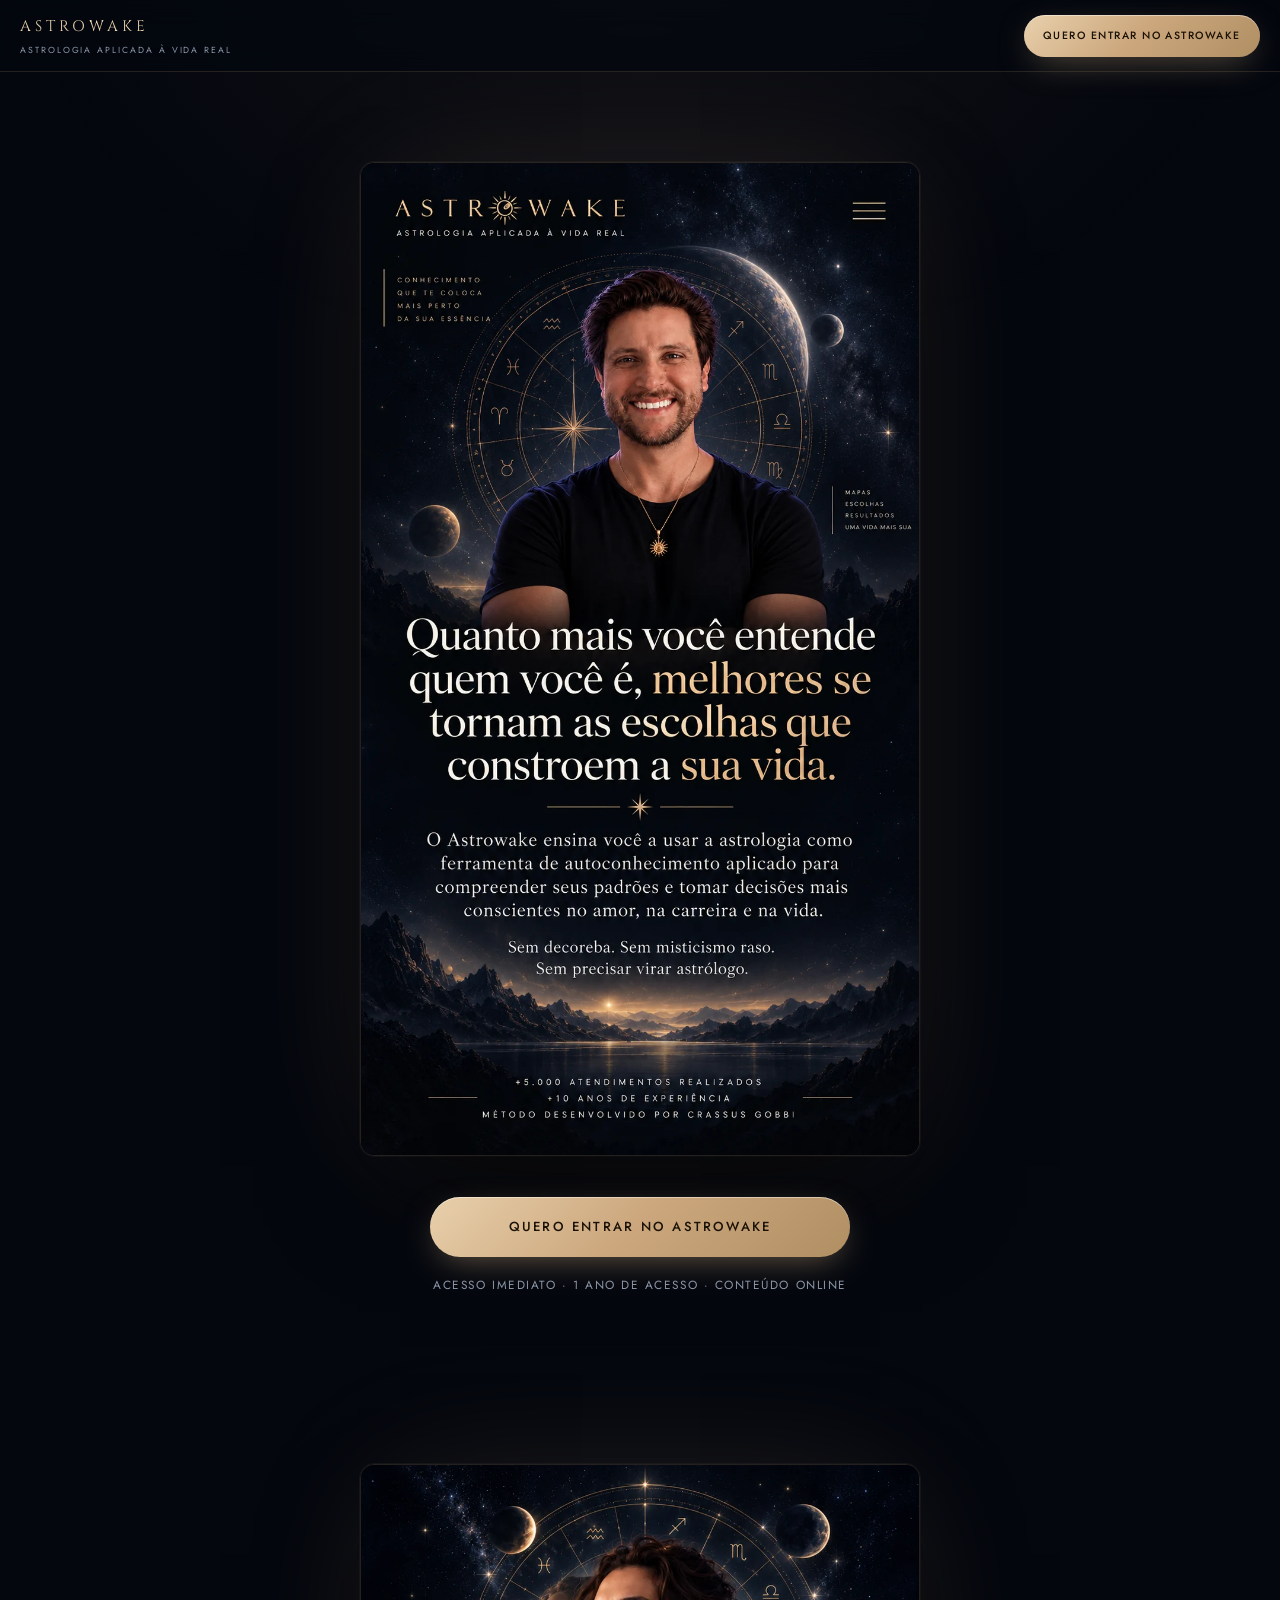
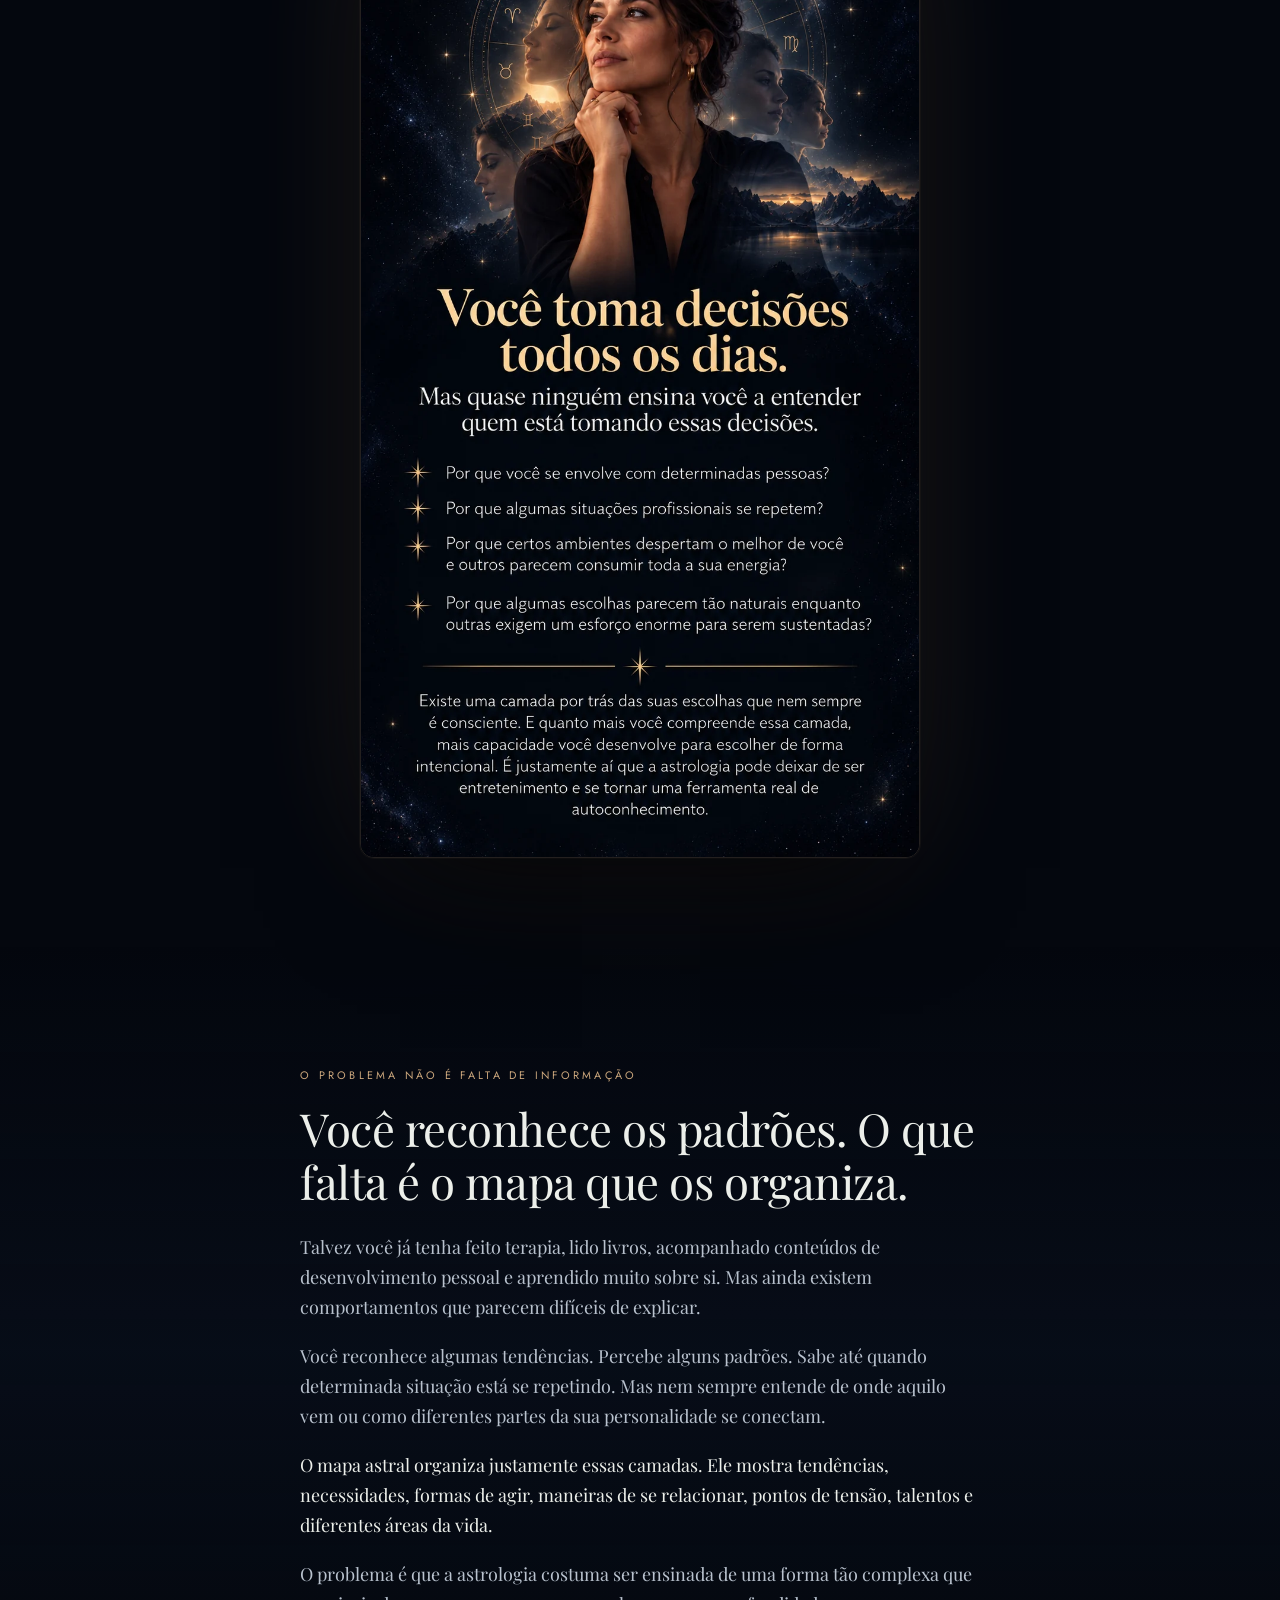
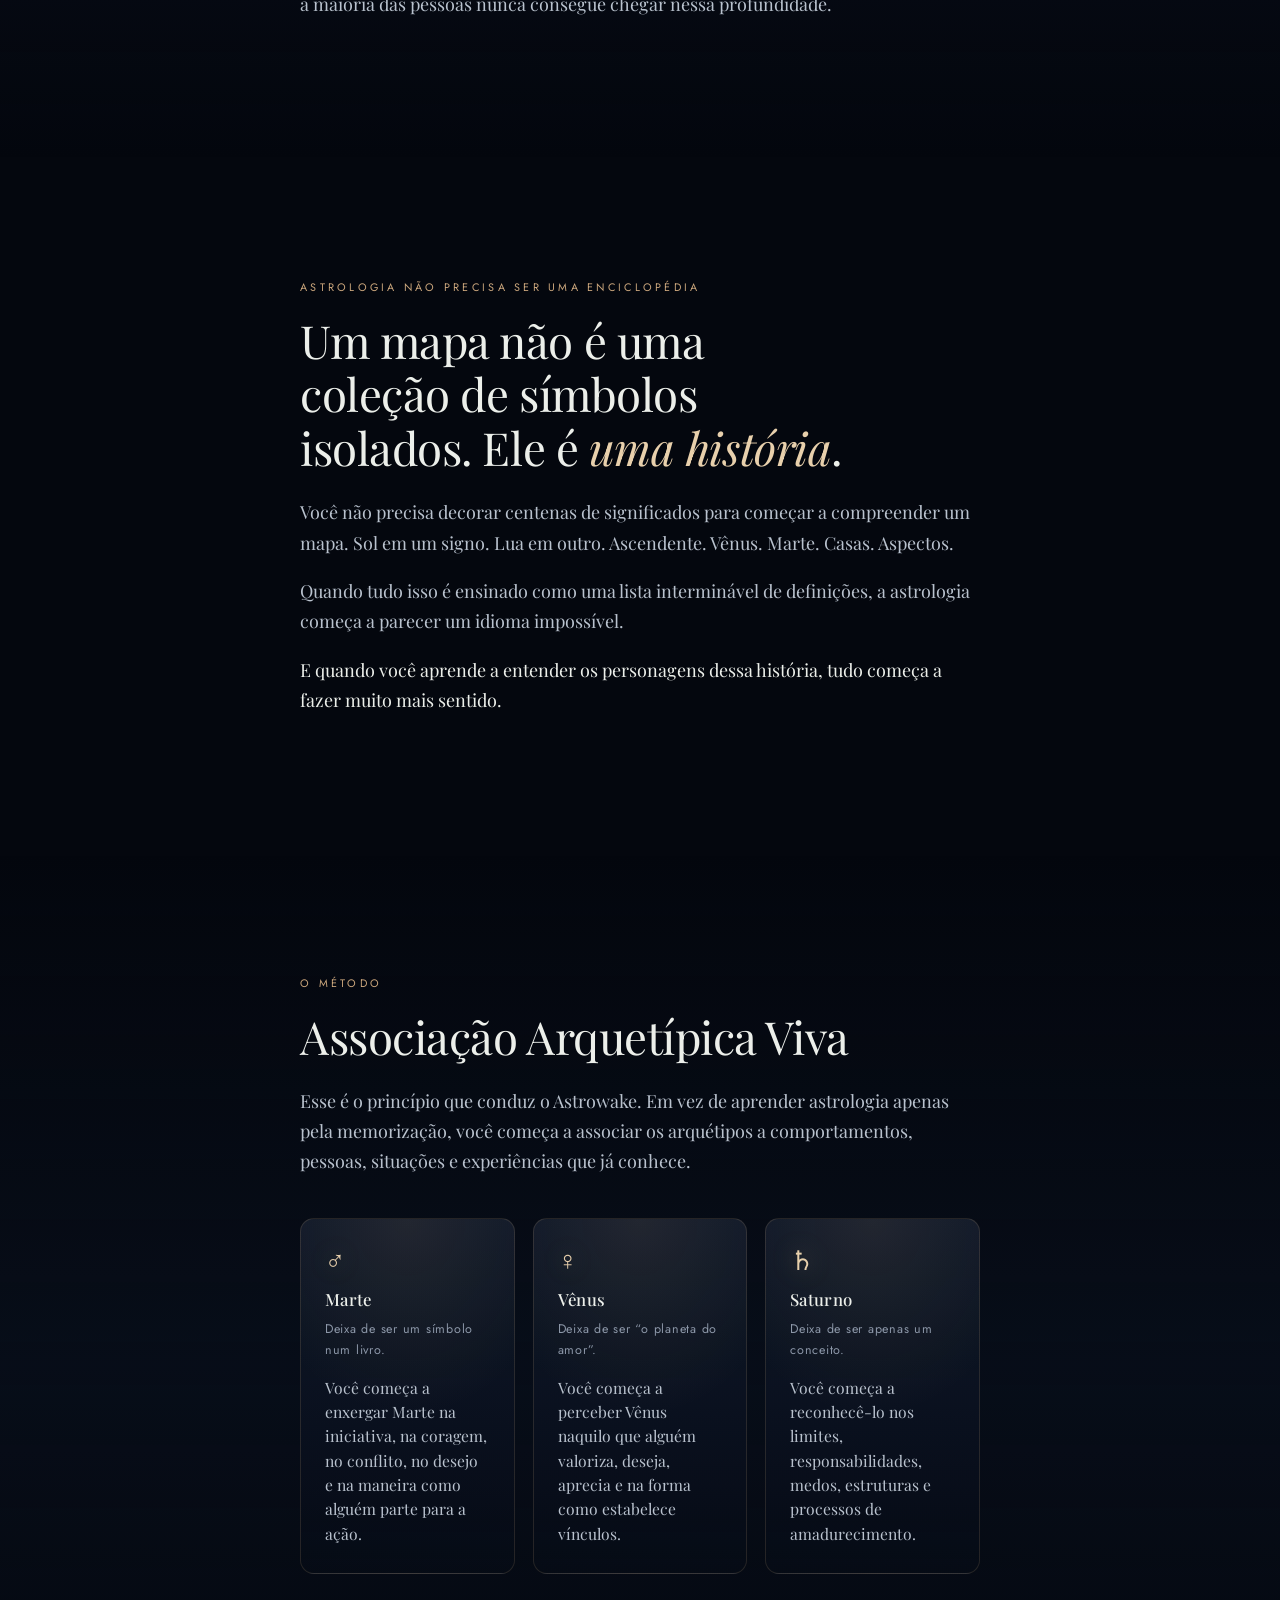
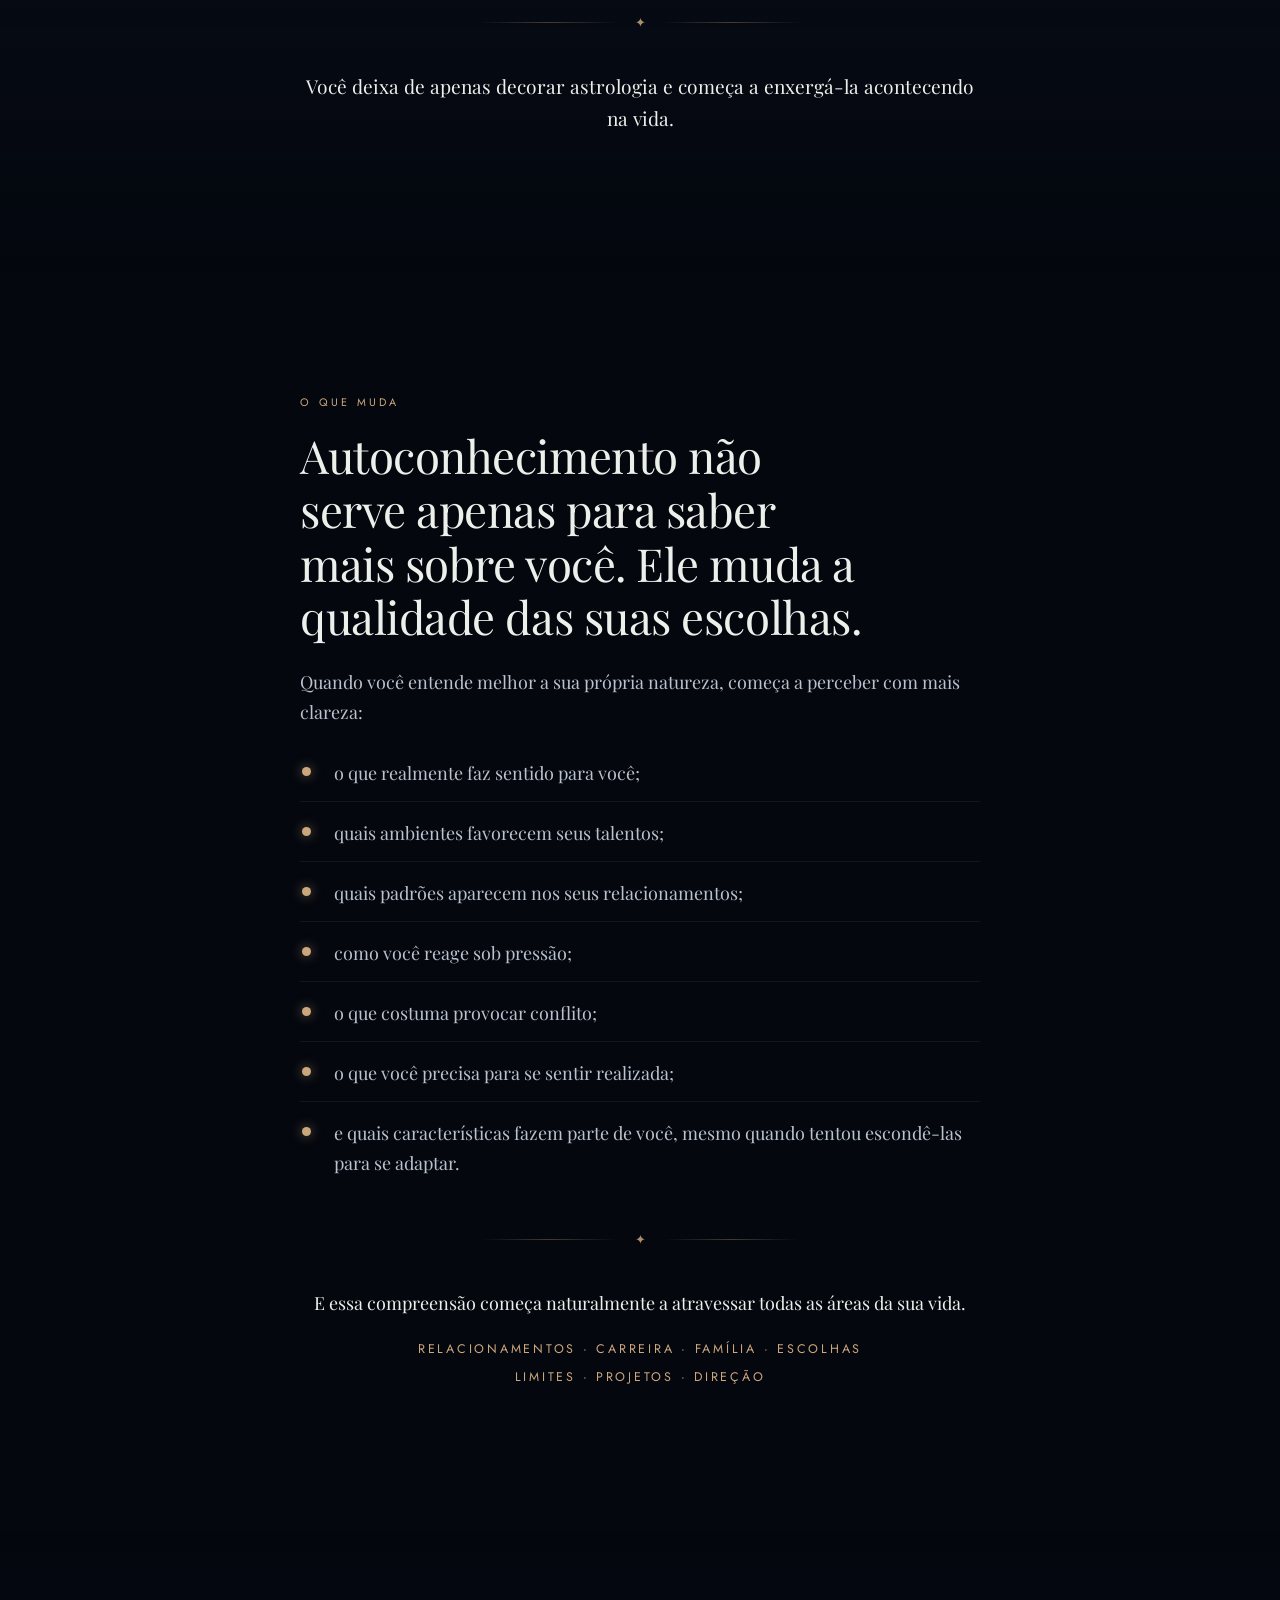
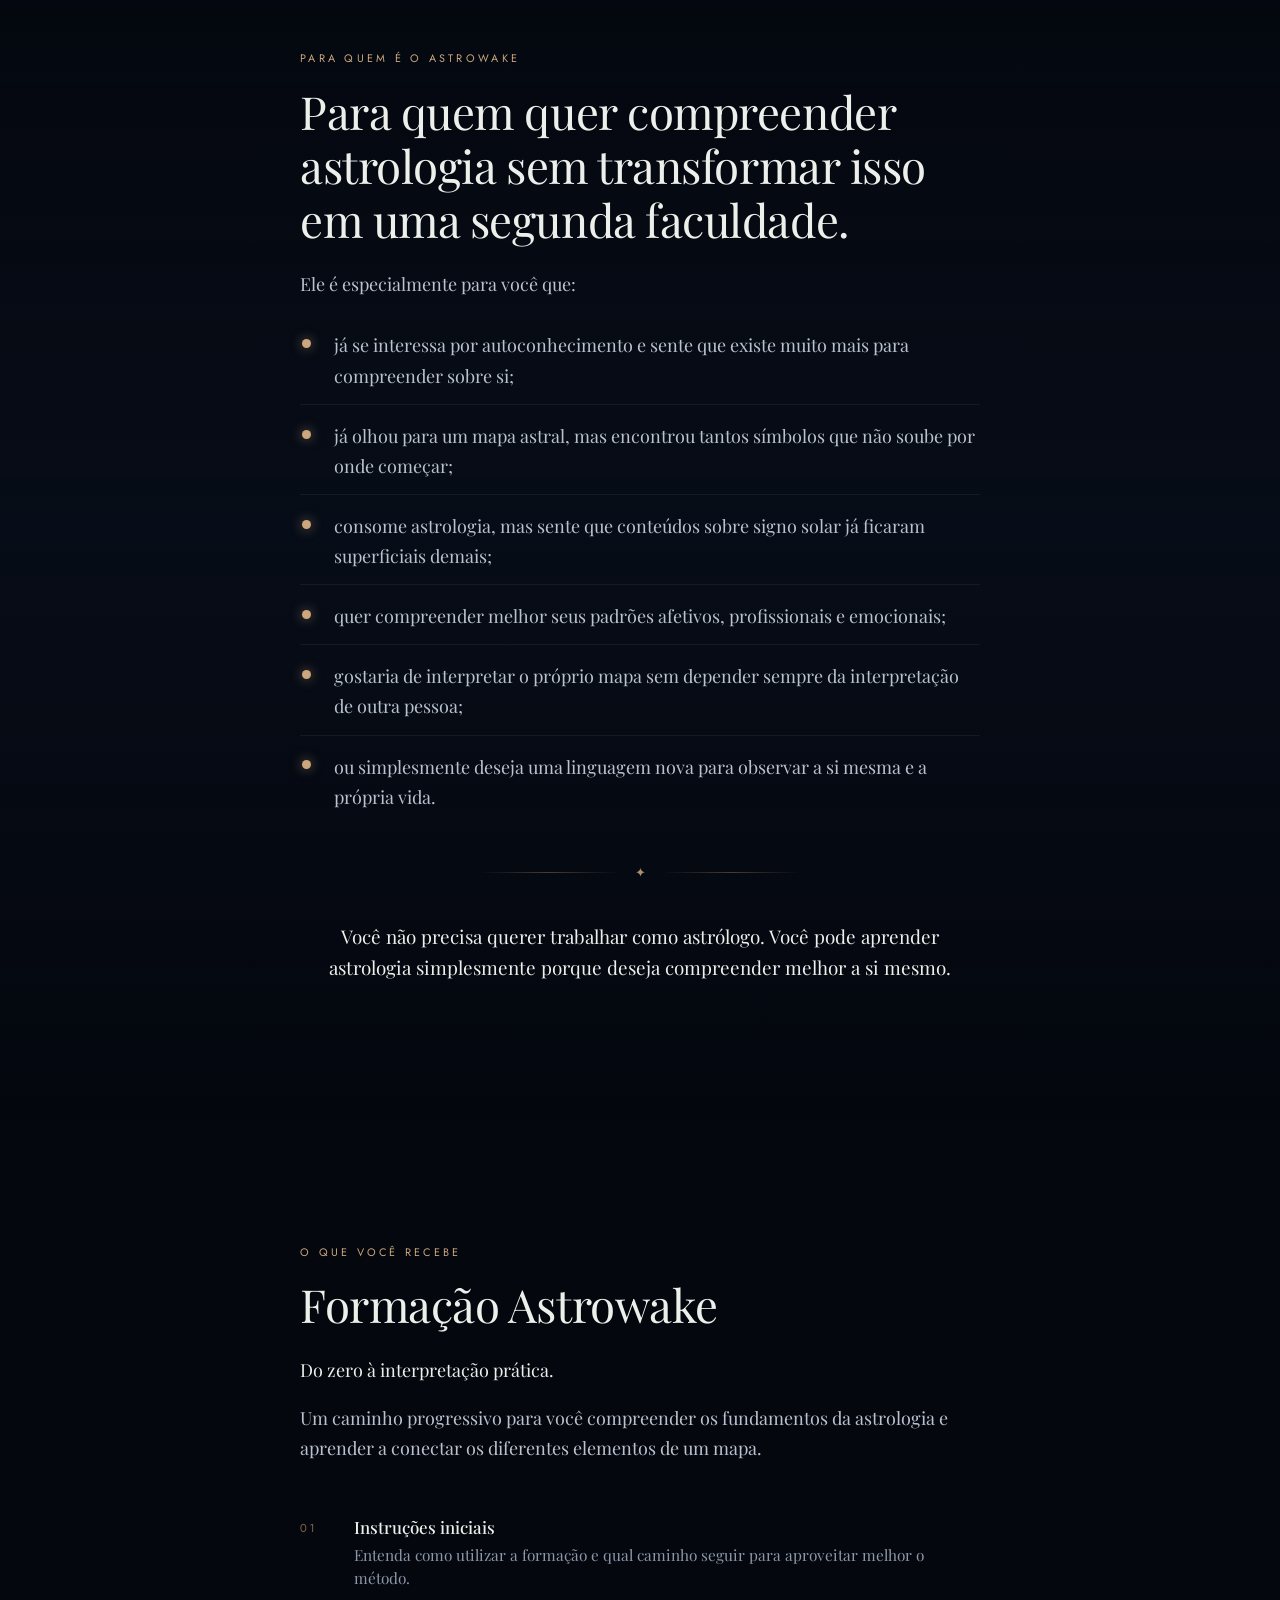
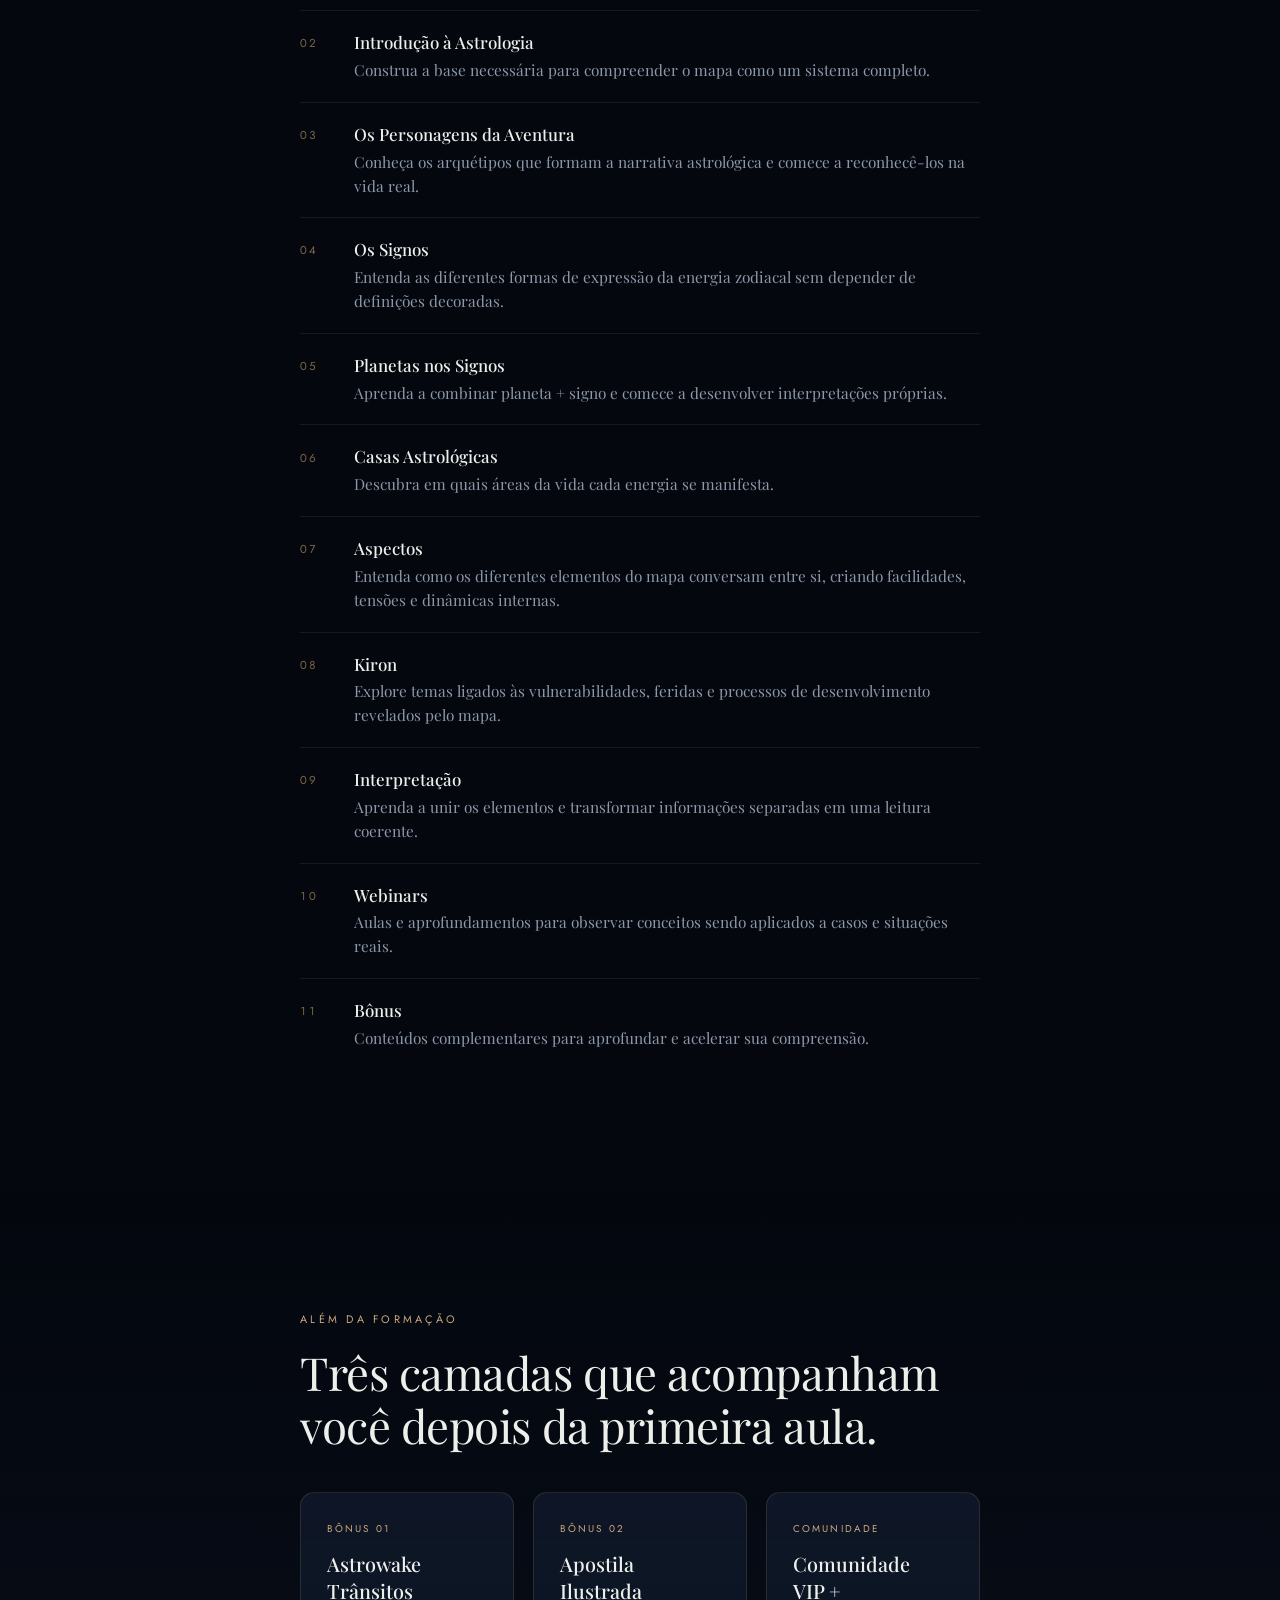
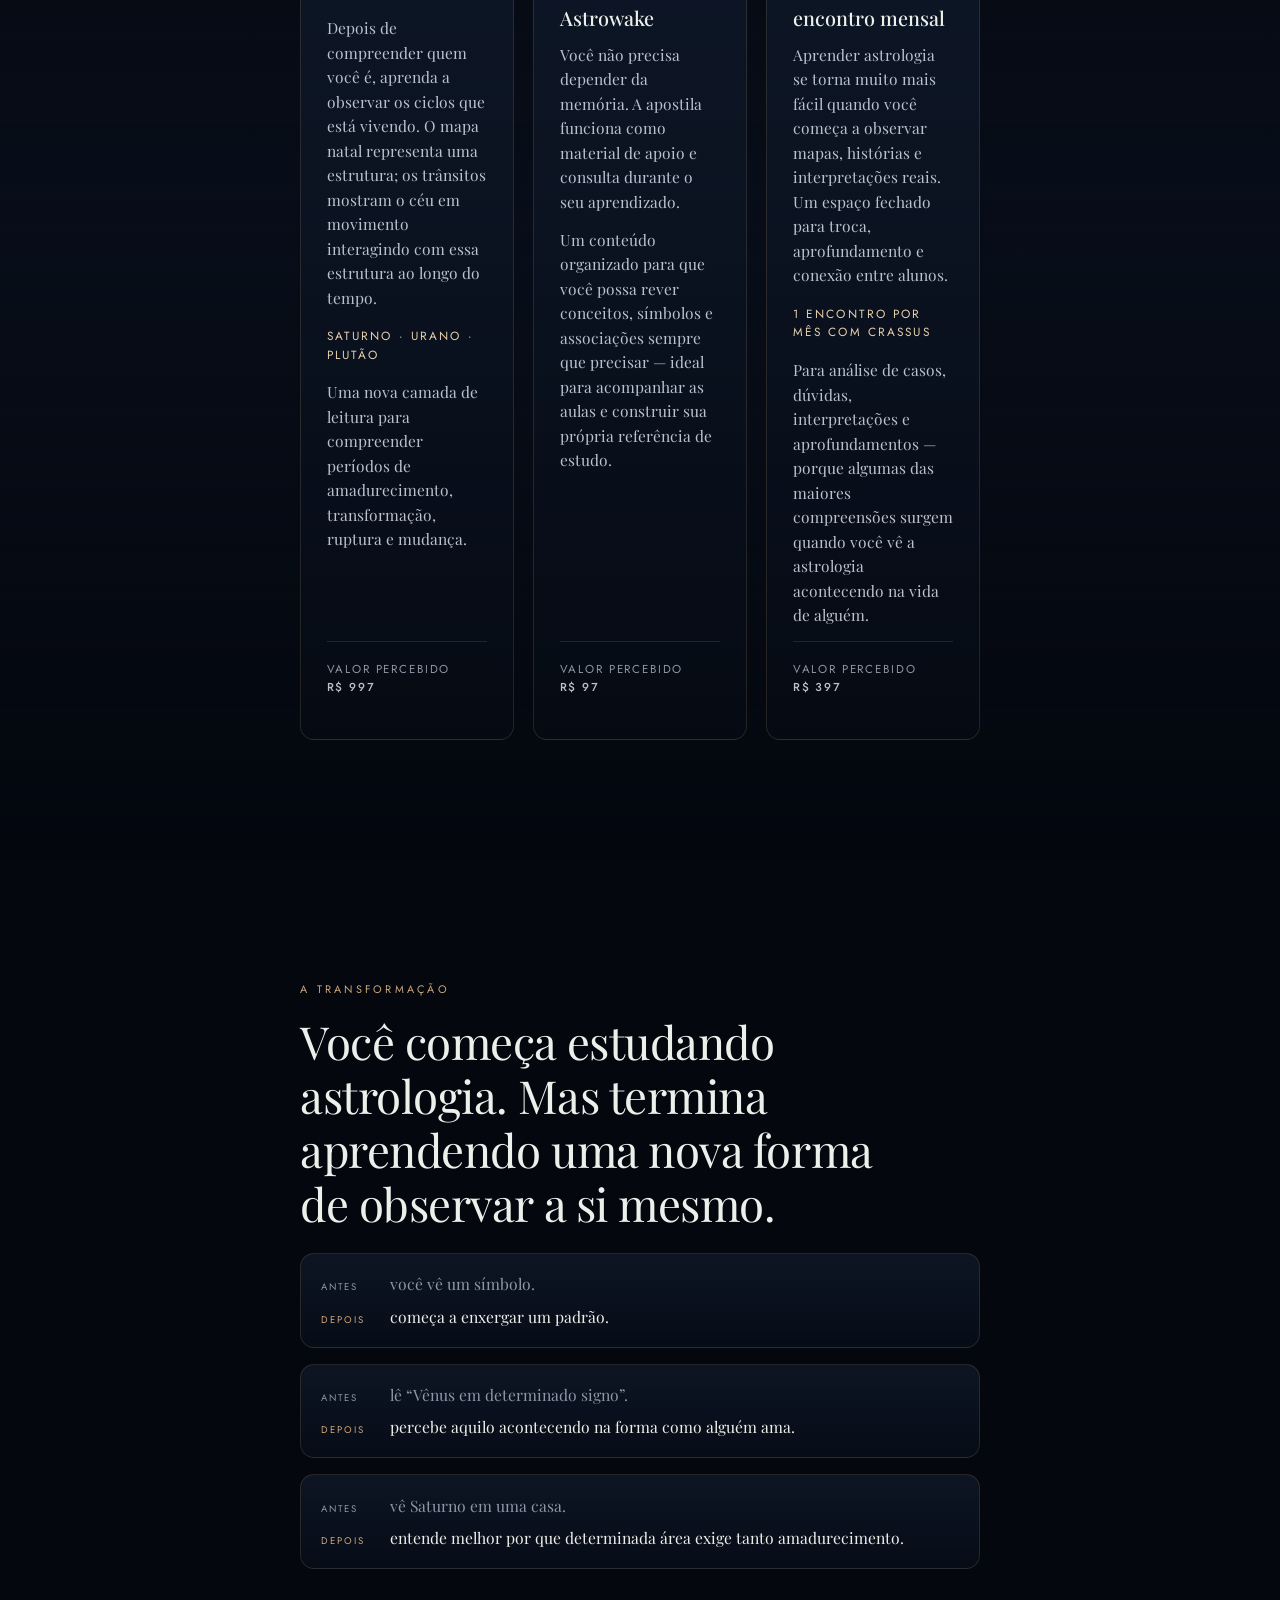
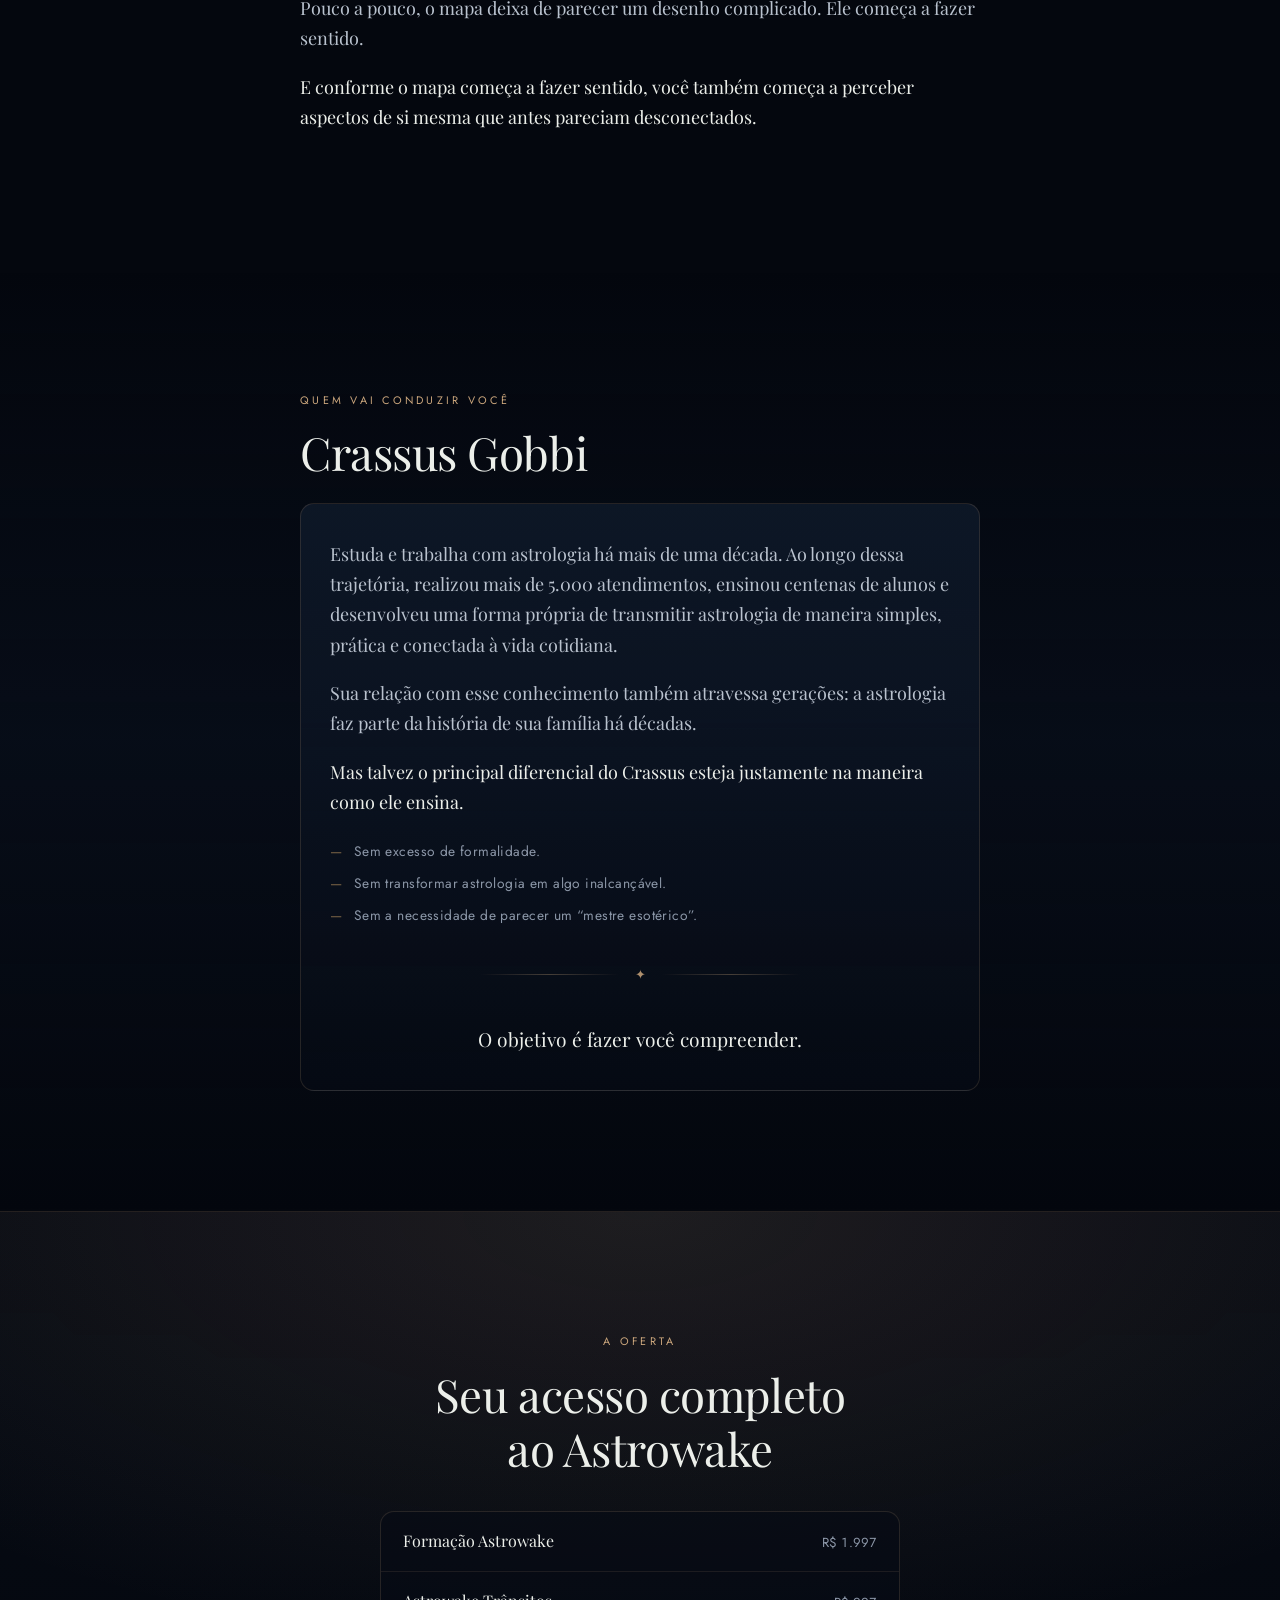
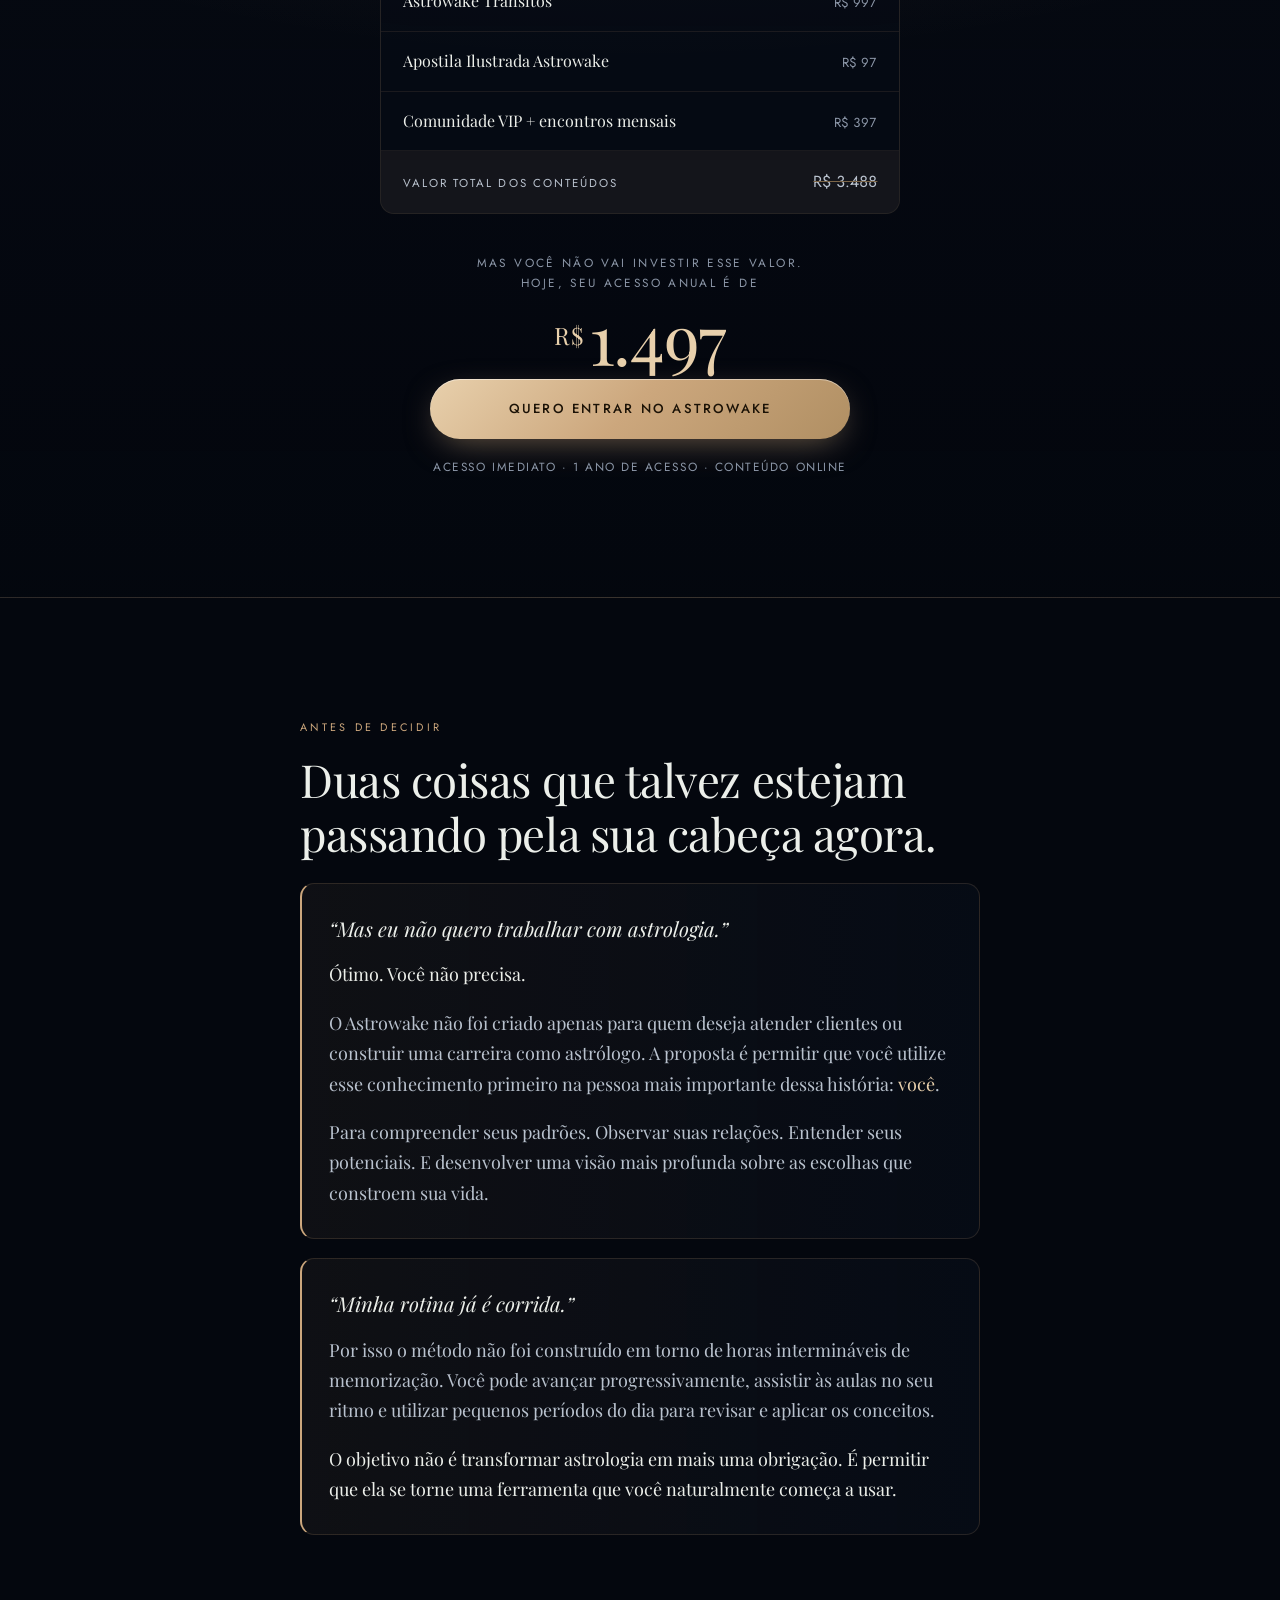
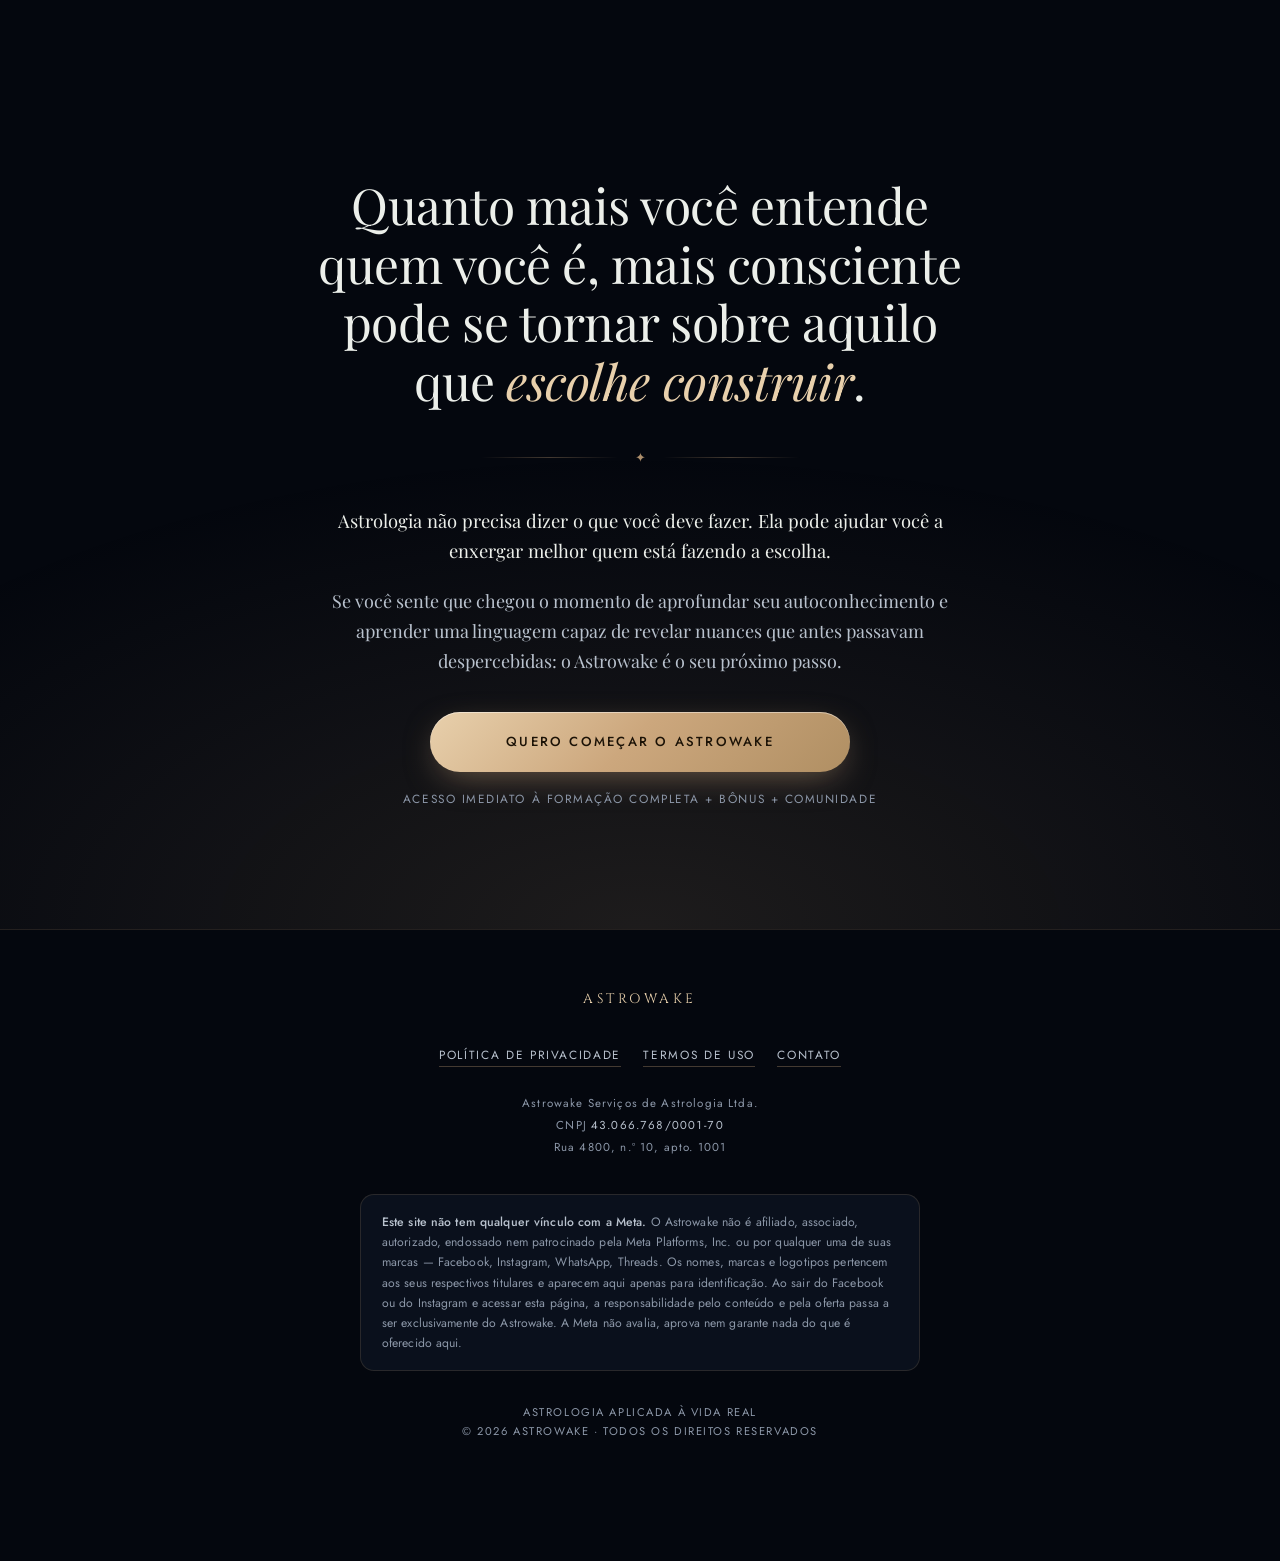
<file: index.html>
<!doctype html>
<html lang="pt-BR">
<head>
<meta charset="utf-8">
<meta name="viewport" content="width=device-width, initial-scale=1">
<title>Astrowake</title>
<meta name="description" content="Astrologia aplicada à vida real. Compreenda seus padrões e tome decisões mais conscientes no amor, na carreira e na vida.">
<meta property="og:title" content="Astrowake — Astrologia aplicada à vida real">
<meta property="og:description" content="Quanto mais você entende quem você é, melhores se tornam as escolhas que constroem a sua vida.">
<meta property="og:image" content="assets/hero-mobile.webp">
<link rel="preconnect" href="https://fonts.googleapis.com">
<link rel="preconnect" href="https://fonts.gstatic.com" crossorigin>
<link rel="stylesheet" href="https://fonts.googleapis.com/css2?family=Playfair+Display:ital,wght@0,400;0,500;0,600;1,400&family=Jost:wght@300;400;500&family=Cinzel:wght@400;500&display=swap">
<style>
/* ============================================================
   ASTROWAKE — página de vendas
   Paleta extraída da própria arte do hero (hero-mobile.png).
   Tema único e deliberadamente escuro: a página vive no mesmo
   céu da imagem. Por isso todas as cores são pintadas
   explicitamente, sem depender do tema de quem abre.
   ============================================================ */
:root{
  --ceu:        #04070e;
  --ceu-2:      #070c16;
  --superficie: #0a1220;
  --elevado:    #101a2b;
  --linha:      rgba(204,167,125,.16);
  --linha-forte:rgba(204,167,125,.32);

  --ouro:       #cca77d;
  --ouro-claro: #e8d0ac;
  --ouro-fundo: #7c6547;

  --texto:      #ecefea;
  --texto-2:    #b9c2ce;
  --texto-3:    #8c97a8;

  --serif: "Playfair Display", "Iowan Old Style", Georgia, serif;
  --sans:  "Jost", "Avenir Next", "Segoe UI", system-ui, sans-serif;
  --logo:  "Cinzel", "Playfair Display", Georgia, serif;

  --col: 680px;
  --r: 14px;
}

*{box-sizing:border-box}
html{scroll-behavior:smooth}
body{
  margin:0;
  background:var(--ceu);
  color:var(--texto);
  font-family:var(--serif);
  font-size:18px;
  line-height:1.68;
  -webkit-font-smoothing:antialiased;
  overflow-x:hidden;
}
img{max-width:100%;display:block}

/* só o brilho dourado do alto, herdado da arte do hero */
body::before{
  content:"";position:fixed;inset:0;z-index:0;pointer-events:none;
  background:radial-gradient(900px 600px at 50% -5%,
    rgba(204,167,125,.07), transparent 70%);
}
main,header,footer{position:relative;z-index:1}

/* ---------- tipografia base ---------- */
.rotulo{
  font-family:var(--sans);font-weight:400;font-size:.68rem;
  letter-spacing:.30em;text-transform:uppercase;color:var(--ouro);
  margin:0 0 1.1rem;
}
h2{
  font-weight:400;font-size:clamp(1.85rem,5.2vw,2.85rem);
  line-height:1.18;margin:0 0 1.4rem;text-wrap:balance;letter-spacing:-.01em;
}
h3{font-weight:500;font-size:1.22rem;line-height:1.35;margin:0 0 .5rem;text-wrap:balance}
p{margin:0 0 1.15rem;color:var(--texto-2)}
p.forte{color:var(--texto)}
em{color:var(--ouro-claro);font-style:italic}
strong{font-weight:600;color:var(--texto)}
.ouro{color:var(--ouro-claro)}

section{padding:clamp(4.5rem,11vw,7.5rem) 1.5rem}
.col{max-width:var(--col);margin:0 auto}
.centro{text-align:center}

/* divisor ✦ — motivo tirado da própria arte */
.divisor{
  display:flex;align-items:center;justify-content:center;gap:1rem;
  margin:2.6rem auto;max-width:320px;color:var(--ouro);
}
.divisor::before,.divisor::after{
  content:"";flex:1;height:1px;
  background:linear-gradient(90deg,transparent,var(--linha-forte),transparent);
}
.divisor span{font-size:.8rem;line-height:1;opacity:.85}

/* ---------- topo ---------- */
header{
  position:sticky;top:0;z-index:50;
  display:flex;align-items:center;justify-content:space-between;gap:1rem;
  padding:.85rem 1.25rem;
  background:rgba(4,7,14,.72);
  backdrop-filter:blur(14px);-webkit-backdrop-filter:blur(14px);
  border-bottom:1px solid var(--linha);
}
.marca{
  font-family:var(--logo);font-size:.95rem;letter-spacing:.26em;
  color:var(--ouro-claro);text-decoration:none;white-space:nowrap;
}
.marca small{
  display:none;font-family:var(--sans);font-size:.55rem;letter-spacing:.22em;
  color:var(--texto-3);text-transform:uppercase;
}
@media(min-width:900px){.marca small{display:block;margin-top:.25rem}}

/* ---------- botão ---------- */
.cta{
  --altura:60px;
  display:inline-flex;align-items:center;justify-content:center;gap:.6rem;
  min-height:var(--altura);padding:0 2rem;
  font-family:var(--sans);font-weight:500;font-size:.82rem;
  letter-spacing:.17em;text-transform:uppercase;text-decoration:none;
  color:#1b1206;border:0;border-radius:999px;cursor:pointer;
  background:linear-gradient(135deg,#e8d0ac 0%,#cca77d 48%,#b08f63 100%);
  box-shadow:0 10px 34px -10px rgba(204,167,125,.55),
             inset 0 1px 0 rgba(255,255,255,.45);
  transition:transform .22s ease, box-shadow .22s ease, filter .22s ease;
}
.cta:hover{
  transform:translateY(-2px);filter:brightness(1.06);
  box-shadow:0 16px 44px -10px rgba(204,167,125,.62),
             inset 0 1px 0 rgba(255,255,255,.5);
}
.cta:focus-visible{outline:2px solid var(--ouro-claro);outline-offset:4px}
.cta.pequeno{--altura:42px;padding:0 1.2rem;font-size:.66rem;letter-spacing:.14em}
.cta.largo{width:100%;max-width:420px}
.sob-cta{
  font-family:var(--sans);font-size:.74rem;letter-spacing:.13em;
  text-transform:uppercase;color:var(--texto-3);margin:1.1rem 0 0;
}
.header-cta{display:none}
@media(min-width:760px){.header-cta{display:inline-flex}}

/* ---------- seções de arte composta (hero e seção 2) ----------
   Estas peças já trazem a copy desenhada. No celular sangram de
   borda a borda; no desktop, como a proporção é vertical, viram
   pôster emoldurado ao centro — deliberado, não quebrado.       */
.arte-secao{padding:0;position:relative}
/* o hero sobe no empilhamento para que a ponte que mora dentro dele
   possa pintar por cima da aresta da seção seguinte */
.hero{z-index:2}

/* A COSTURA.
   As peças já nascem quase pretas nas próprias bordas (luminância 5
   de 255 no pé). Então o corte NÃO é diferença de cor: é o salto de
   um chão chapado para um céu estrelado, que o olho lê como "começou
   outra imagem".

   Três coisas resolvem, e as três precisam agir juntas:
   1. nenhuma linha desenhada na junta  — hairline só no pôster do desktop;
   2. máscara curta e com curva  — degradê linear sobre preto deixa
      banda visível, então a rampa é escalonada à mão;
   3. halo que continua a atmosfera da arte para fora dela, para não
      existir zona morta contra a qual o céu se destaque.

   A máscara é deliberadamente CURTA (3,5%): mais que isso invade o
   conteúdo. No hero, "+5.000 atendimentos" vive a 88% da altura e o
   degradê antigo, de 22%, estava apagando a microprova. */
.arte{position:relative;margin:0 auto;width:100%}
.arte img{width:100%;height:auto;display:block}

/* UMA MECÂNICA POR JUNTA, nunca duas.
   Onde existe ponte, a ponte resolve — máscara junto só brigaria com
   ela e devolvia um degrau de 8,6 que eu mesmo tinha criado.
   Esta máscara é só para a aresta que encosta em texto, não em arte:
   o pé da seção 2, onde não há ponte. */
.arte.fecha-embaixo img{
  -webkit-mask-image:var(--fecho);mask-image:var(--fecho);
  -webkit-mask-size:100% 100%;mask-size:100% 100%;
  --fecho:linear-gradient(to bottom,
    #000 0%, #000 96.4%,
    rgba(0,0,0,.88) 97.4%,
    rgba(0,0,0,.62) 98.3%,
    rgba(0,0,0,.30) 99.2%,
    rgba(0,0,0,0)   100%);
}
@media(min-width:860px){
  .arte-secao{padding:clamp(3.5rem,7vw,6rem) 1.5rem 0}
  /* no desktop a peça é um pôster: aí a moldura é intencional e a
     máscara sai de cena, senão as bordas do quadro ficam lavadas */
  .arte{
    max-width:560px;border:1px solid var(--linha);border-radius:var(--r);
    overflow:hidden;
    box-shadow:0 50px 120px -40px rgba(0,0,0,.9),
               0 0 0 1px rgba(204,167,125,.06),
               0 0 140px -30px rgba(204,167,125,.20);
  }
  .arte.fecha-embaixo img{-webkit-mask-image:none;mask-image:none}
}
/* A PONTE.
   O vão entre o bloco 1 e o bloco 2 é onde mora o botão. Antes ele
   era cor chapada, e é por isso que as duas arestas apareciam: cada
   arte terminava contra um plano liso.
   A ponte é uma imagem de 4 KB gerada das próprias peças — a aresta
   de baixo do hero e a aresta de cima da seção 2, borradas até
   virarem campo de cor e misturadas em smoothstep. Ela AVANÇA 26px
   por dentro de cada arte, com alfa em rampa, então a sobreposição
   borra a borda em vez de cobri-la. Não há aresta porque não há mais
   nada com contorno ali. */
.ponte{
  position:relative;z-index:3;   /* precisa pintar por cima da arte seguinte */
  /* assimétrico: 18px por dentro do hero, 60px por dentro da seção 2.
     Do lado do hero só existem 25px de escuro limpo abaixo de "MÉTODO
     DESENVOLVIDO POR CRASSUS GOBBI" — entrar mais borraria a credencial. */
  margin:-18px 0 -60px;padding:18px 0 60px;
  background:url("assets/ponte.webp") no-repeat center/100% 100%;
}
.hero-acao{
  max-width:var(--col);margin:0 auto;
  padding:2.6rem 1.5rem clamp(3.5rem,8vw,5rem);text-align:center;
}
@media(min-width:860px){
  /* no desktop as peças são pôsteres emoldurados e não se encostam:
     não existe aresta para dissolver */
  .ponte{margin:0;padding:0;background:none}
}
/* a seção 2 fecha sem CTA: só respiro antes do próximo bloco */
.arte-secao.solta{padding-bottom:clamp(3.5rem,8vw,5.5rem)}

/* ---------- listas ---------- */
.perguntas{list-style:none;margin:0 0 2rem;padding:0}
.perguntas li{
  position:relative;padding:.85rem 0 .85rem 1.9rem;
  border-bottom:1px solid rgba(204,167,125,.10);
  color:var(--texto-2);
}
.perguntas li:last-child{border-bottom:0}
.perguntas li::before{
  content:"✦";position:absolute;left:0;top:.95rem;
  font-size:.6rem;color:var(--ouro-fundo);
}

.checks{list-style:none;margin:0;padding:0;display:grid;gap:.2rem}
.checks li{
  position:relative;padding:.8rem 0 .8rem 2.1rem;color:var(--texto-2);
  border-bottom:1px solid rgba(204,167,125,.09);
}
.checks li:last-child{border-bottom:0}
.checks li::before{
  content:"";position:absolute;left:.15rem;top:1.35rem;
  width:9px;height:9px;border-radius:50%;
  background:var(--ouro);box-shadow:0 0 12px rgba(204,167,125,.6);
}

/* pares antes → depois */
.pares{display:grid;gap:1rem;margin:0 0 1.5rem;padding:0;list-style:none}
.par{
  display:grid;gap:.55rem;padding:1.15rem 1.25rem;
  background:linear-gradient(180deg,rgba(16,26,43,.75),rgba(10,18,32,.5));
  border:1px solid var(--linha);border-radius:var(--r);
}
.par .antes,.par .depois{display:flex;gap:.7rem;align-items:baseline}
.par .tag{
  flex:none;font-family:var(--sans);font-size:.6rem;letter-spacing:.2em;
  text-transform:uppercase;width:3.6rem;padding-top:.3rem;
}
.par .antes .tag{color:var(--texto-3)}
.par .depois .tag{color:var(--ouro)}
.par .antes p,.par .depois p{margin:0;font-size:.98rem;line-height:1.5}
.par .antes p{color:var(--texto-3)}
.par .depois p{color:var(--texto)}

/* ---------- arquétipos (o método) ---------- */
.arquetipos{display:grid;gap:1.1rem;margin-top:2.6rem}
@media(min-width:820px){.arquetipos{grid-template-columns:repeat(3,1fr)}}
.arq{
  display:flex;flex-direction:column;gap:.55rem;
  padding:1.7rem 1.5rem;border-radius:var(--r);
  background:
    radial-gradient(120% 90% at 50% 0%, rgba(204,167,125,.10), transparent 62%),
    linear-gradient(180deg,rgba(16,26,43,.9),rgba(7,12,22,.75));
  border:1px solid var(--linha);
}
.arq .glifo{
  font-size:1.7rem;line-height:1;color:var(--ouro-claro);
  text-shadow:0 0 26px rgba(204,167,125,.45);margin-bottom:.35rem;
}
.arq h3{margin:0;font-size:1.05rem;letter-spacing:.02em}
.arq .antes-txt{
  font-family:var(--sans);font-size:.78rem;letter-spacing:.06em;
  color:var(--texto-3);margin:0;
}
.arq p.agora{margin:.35rem 0 0;font-size:.98rem;line-height:1.55;color:var(--texto-2)}

/* ---------- currículo ---------- */
.modulos{counter-reset:m;list-style:none;margin:2rem 0 0;padding:0}
.modulos li{
  counter-increment:m;position:relative;
  padding:1.25rem 0 1.25rem 3.4rem;
  border-bottom:1px solid rgba(204,167,125,.11);
}
.modulos li:last-child{border-bottom:0}
.modulos li::before{
  content:counter(m,decimal-leading-zero);
  position:absolute;left:0;top:1.45rem;
  font-family:var(--sans);font-weight:400;font-size:.72rem;letter-spacing:.14em;
  color:var(--ouro-fundo);font-variant-numeric:tabular-nums;
}
.modulos h3{font-size:1.06rem;margin-bottom:.25rem}
.modulos p{margin:0;font-size:.96rem;line-height:1.55;color:var(--texto-3)}

/* ---------- cartões de bônus ---------- */
.bonus{display:grid;gap:1.2rem;margin-top:2.4rem}
@media(min-width:900px){.bonus{grid-template-columns:repeat(3,1fr);align-items:stretch}}
.cartao{
  display:flex;flex-direction:column;
  padding:1.8rem 1.6rem;border-radius:var(--r);
  background:linear-gradient(180deg,rgba(16,26,43,.85),rgba(7,12,22,.6));
  border:1px solid var(--linha);
}
.cartao .selo{
  font-family:var(--sans);font-size:.62rem;letter-spacing:.22em;
  text-transform:uppercase;color:var(--ouro);margin:0 0 .9rem;
}
.cartao h3{font-size:1.24rem;margin-bottom:.7rem}
.cartao p{font-size:.97rem;line-height:1.58;margin-bottom:.85rem}
.cartao .planetas{
  font-family:var(--sans);font-size:.74rem;letter-spacing:.18em;
  text-transform:uppercase;color:var(--ouro-claro);margin:.2rem 0 1rem;
}
.cartao .valor{
  margin-top:auto;padding-top:1.1rem;border-top:1px solid var(--linha);
  font-family:var(--sans);font-size:.72rem;letter-spacing:.16em;
  text-transform:uppercase;color:var(--texto-3);
}
.cartao .valor b{color:var(--texto-2);font-weight:500;font-variant-numeric:tabular-nums}

/* ---------- oferta ---------- */
.oferta{
  /* translúcido de propósito: um fundo opaco aqui devolveria uma
     chapa lisa no meio da página e quebraria a continuidade do céu */
  background:
    radial-gradient(120% 70% at 50% 0%, rgba(204,167,125,.12), transparent 65%),
    linear-gradient(180deg,rgba(7,12,22,.72),rgba(4,7,14,.55));
  border-top:1px solid var(--linha);border-bottom:1px solid var(--linha);
}
.pilha{
  margin:2.2rem auto 0;max-width:520px;text-align:left;
  border:1px solid var(--linha);border-radius:var(--r);
  background:rgba(7,12,22,.6);overflow:hidden;
}
.pilha .item{
  display:flex;justify-content:space-between;align-items:baseline;gap:1rem;
  padding:1rem 1.35rem;border-bottom:1px solid rgba(204,167,125,.11);
}
.pilha .item span{font-size:1rem;color:var(--texto)}
.pilha .item b{
  font-family:var(--sans);font-weight:400;font-size:.82rem;
  color:var(--texto-3);white-space:nowrap;font-variant-numeric:tabular-nums;
}
.pilha .total{
  display:flex;justify-content:space-between;align-items:baseline;gap:1rem;
  padding:1.1rem 1.35rem;background:rgba(204,167,125,.07);border-bottom:0;
}
.pilha .total span{
  font-family:var(--sans);font-size:.72rem;letter-spacing:.18em;
  text-transform:uppercase;color:var(--texto-2);
}
.pilha .total b{
  font-family:var(--sans);font-weight:400;font-size:1rem;color:var(--texto-2);
  text-decoration:line-through;text-decoration-color:var(--ouro-fundo);
  font-variant-numeric:tabular-nums;
}
.preco{margin:2.4rem 0 .4rem}
.preco .chamada{
  font-family:var(--sans);font-size:.74rem;letter-spacing:.2em;
  text-transform:uppercase;color:var(--texto-3);margin:0 0 .6rem;
}
.preco .valor{
  font-size:clamp(3rem,12vw,4.4rem);line-height:1;color:var(--ouro-claro);
  font-variant-numeric:tabular-nums;letter-spacing:-.02em;
}
.preco .valor sup{font-size:.34em;vertical-align:.9em;margin-right:.14em;letter-spacing:.05em}

/* ---------- objeções ---------- */
.objecao{
  padding:1.9rem 1.7rem;border-radius:var(--r);
  border:1px solid var(--linha);border-left:2px solid var(--ouro);
  background:linear-gradient(90deg,rgba(204,167,125,.06),rgba(10,18,32,.4));
}
.objecao + .objecao{margin-top:1.2rem}
.objecao .fala{
  font-size:1.28rem;font-style:italic;color:var(--texto);margin:0 0 1rem;line-height:1.4;
}
.objecao p:last-child{margin-bottom:0}

/* ---------- crassus ---------- */
.crassus{
  padding:2.2rem 1.8rem;border-radius:var(--r);
  background:linear-gradient(180deg,rgba(16,26,43,.8),rgba(7,12,22,.55));
  border:1px solid var(--linha);
}
.nao-e{list-style:none;margin:1.4rem 0 0;padding:0;display:grid;gap:.55rem}
.nao-e li{
  font-family:var(--sans);font-size:.86rem;letter-spacing:.03em;
  color:var(--texto-3);padding-left:1.5rem;position:relative;
}
.nao-e li::before{
  content:"—";position:absolute;left:0;color:var(--ouro-fundo);
}

/* ---------- fechamento ---------- */
.fecho{
  background:radial-gradient(110% 80% at 50% 100%, rgba(204,167,125,.13), transparent 68%);
}
.fecho h2{font-size:clamp(2rem,6vw,3.1rem)}

/* ---------- rodapé ---------- */
footer{
  padding:3.2rem 1.5rem 7.5rem;text-align:center;
  border-top:1px solid var(--linha);
}
footer .marca{font-size:.85rem}
.legais{
  display:flex;flex-wrap:wrap;align-items:center;justify-content:center;
  gap:.4rem 1.4rem;margin:1.6rem 0 0;padding:0;list-style:none;
}
.legais a{
  font-family:var(--sans);font-size:.74rem;letter-spacing:.14em;
  text-transform:uppercase;color:var(--texto-2);text-decoration:none;
  border-bottom:1px solid var(--linha-forte);padding-bottom:.2rem;
  transition:color .2s ease,border-color .2s ease;
}
.legais a:hover{color:var(--ouro-claro);border-color:var(--ouro)}
.legais a:focus-visible{outline:2px solid var(--ouro-claro);outline-offset:3px}
.empresa{
  font-family:var(--sans);font-size:.72rem;letter-spacing:.1em;
  color:var(--texto-3);margin:1.6rem 0 0;line-height:1.9;
}
.empresa b{font-weight:400;color:var(--texto-2);font-variant-numeric:tabular-nums}
/* O aviso da Meta é exigência prática de quem anuncia: precisa ser
   legível, não escondido. Texto em caixa baixa e medida curta, porque
   é para ser lido, ao contrário do resto do juridiquês por aí. */
.aviso-meta{
  max-width:560px;margin:2.2rem auto 0;padding:1.1rem 1.3rem;
  border:1px solid var(--linha);border-radius:var(--r);
  background:rgba(16,26,43,.5);
  font-family:var(--sans);font-size:.76rem;line-height:1.65;
  letter-spacing:.01em;color:var(--texto-3);text-transform:none;text-align:left;
}
.aviso-meta b{color:var(--texto-2);font-weight:500}
.copyright{
  font-family:var(--sans);font-size:.7rem;letter-spacing:.14em;
  text-transform:uppercase;color:var(--texto-3);margin:2rem 0 0;
}

/* ---------- barra fixa de CTA (móvel) ---------- */
.barra{
  position:fixed;left:0;right:0;bottom:0;z-index:60;
  padding:.7rem 1rem calc(.7rem + env(safe-area-inset-bottom,0px));
  background:rgba(4,7,14,.9);
  backdrop-filter:blur(16px);-webkit-backdrop-filter:blur(16px);
  border-top:1px solid var(--linha);
  transform:translateY(110%);transition:transform .32s ease;
}
.barra.visivel{transform:translateY(0)}
.barra .cta{width:100%;--altura:54px}
@media(min-width:760px){.barra{display:none}}

/* ---------- captura antes do checkout ---------- */
/* o topo fixo comeria a primeira linha da oferta ao ancorar */
#oferta{scroll-margin-top:70px}

.fundo-modal{
  position:fixed;inset:0;z-index:100;display:none;
  align-items:center;justify-content:center;padding:1.25rem;
  background:rgba(2,4,9,.82);
  backdrop-filter:blur(10px);-webkit-backdrop-filter:blur(10px);
}
.fundo-modal.aberto{display:flex}

.modal{
  width:100%;max-width:420px;position:relative;
  padding:2.1rem 1.7rem 1.7rem;border-radius:18px;
  border:1px solid var(--linha-forte);
  background:
    radial-gradient(120% 80% at 50% 0%, rgba(204,167,125,.13), transparent 62%),
    linear-gradient(180deg,#0d1626,#060a12);
  box-shadow:0 40px 90px -30px rgba(0,0,0,.9),
             0 0 120px -40px rgba(204,167,125,.35);
  text-align:center;
  animation:sobe .32s cubic-bezier(.2,.8,.3,1) both;
}
@keyframes sobe{from{opacity:0;transform:translateY(16px) scale(.98)}}
@media(prefers-reduced-motion:reduce){.modal{animation:none}}

.modal .fechar{
  position:absolute;top:.7rem;right:.7rem;
  width:34px;height:34px;display:grid;place-items:center;
  border:0;border-radius:50%;background:transparent;cursor:pointer;
  color:var(--texto-3);font-size:1.25rem;line-height:1;
}
.modal .fechar:hover{color:var(--ouro-claro)}
.modal .fechar:focus-visible{outline:2px solid var(--ouro-claro);outline-offset:2px}

.modal .estrela{font-size:.85rem;color:var(--ouro);margin:0 0 .9rem;line-height:1}
.modal h2{font-size:1.55rem;margin:0 0 .5rem;line-height:1.22}
.modal .apoio{
  font-family:var(--sans);font-size:.86rem;line-height:1.5;
  color:var(--texto-3);margin:0 0 1.5rem;
}

.campo{text-align:left;margin-bottom:1rem}
.campo label{
  display:block;font-family:var(--sans);font-size:.68rem;letter-spacing:.18em;
  text-transform:uppercase;color:var(--ouro);margin-bottom:.45rem;
}
.entrada{display:flex;align-items:stretch;gap:.5rem}
.ddi{
  display:grid;place-items:center;padding:0 .8rem;flex:none;
  font-family:var(--sans);font-size:.9rem;color:var(--texto-2);
  border:1px solid var(--linha);border-radius:10px;
  background:rgba(4,7,14,.6);
}
.campo input{
  width:100%;min-height:52px;padding:0 1rem;
  font-family:var(--sans);font-size:1rem;color:var(--texto);
  background:rgba(4,7,14,.6);
  border:1px solid var(--linha);border-radius:10px;
  transition:border-color .18s ease, box-shadow .18s ease;
}
.campo input::placeholder{color:#5d6878}
.campo input:focus{
  outline:0;border-color:var(--ouro);
  box-shadow:0 0 0 3px rgba(204,167,125,.16);
}
.campo input[aria-invalid="true"]{border-color:#d4766a}
.erro{
  display:none;font-family:var(--sans);font-size:.76rem;
  color:#e2958a;margin:.4rem 0 0;
}
.campo.ruim .erro{display:block}

.modal .cta{width:100%;margin-top:.4rem}
.consentimento{
  font-family:var(--sans);font-size:.7rem;line-height:1.6;
  color:var(--texto-3);margin:1.1rem 0 0;
}
.consentimento a{color:var(--texto-2)}
.selo-seguro{
  font-family:var(--sans);font-size:.66rem;letter-spacing:.16em;
  text-transform:uppercase;color:var(--texto-3);margin:.9rem 0 0;
}

/* ---------- entrada suave ---------- */
.revela{opacity:1;transform:none}
@media(prefers-reduced-motion:no-preference){
  .js .revela{opacity:0;transform:translateY(18px);
    transition:opacity .7s ease,transform .7s cubic-bezier(.2,.7,.3,1)}
  .js .revela.dentro{opacity:1;transform:none}
}
</style>
</head>

<header>
  <a class="marca" href="#topo">
    ASTROWAKE
    <small>Astrologia aplicada à vida real</small>
  </a>
  <a class="cta pequeno header-cta" href="#oferta">Quero entrar no Astrowake</a>
</header>

<main id="topo">

  <!-- ============ 1. HERO ============ -->
  <section class="hero arte-secao">
    <div class="arte">
      <img src="assets/hero-mobile.webp" width="941" height="1672"
           alt="Astrowake — astrologia aplicada à vida real. Quanto mais você entende quem você é, melhores se tornam as escolhas que constroem a sua vida. Método desenvolvido por Crassus Gobbi, com mais de 5.000 atendimentos e mais de 10 anos de experiência."
           fetchpriority="high" decoding="async">
    </div>
    <div class="ponte">
      <div class="hero-acao">
        <a class="cta largo" href="#oferta">Quero entrar no Astrowake</a>
        <p class="sob-cta">Acesso imediato · 1 ano de acesso · conteúdo online</p>
      </div>
    </div>
  </section>

  <!-- ============ 2. A GRANDE IDEIA ============
       Arte composta: a copy do bloco já vem desenhada na peça.
       O texto abaixo vive no alt, para leitor de tela e busca.  -->
  <section class="arte-secao solta" aria-label="A grande ideia">
    <!-- sem .revela de propósito: o translateY da entrada abriria,
         por meio segundo, exatamente a fresta que a ponte resolve.
         Sem máscara no topo também: quem dissolve essa aresta é a
         ponte, por cima. Duas mecânicas no mesmo lugar brigariam.
         Só o PÉ leva máscara, porque ali a arte encosta em texto. -->
    <div class="arte fecha-embaixo">
      <!-- sem loading="lazy": é a segunda tela, chega em menos de um
           scroll, e vi ela entrar em branco na primeira medição -->
      <img src="assets/secao-2.webp" width="941" height="1672" decoding="async"
           alt="Você toma decisões todos os dias. Mas quase ninguém ensina você a entender quem está tomando essas decisões. Por que você se envolve com determinadas pessoas? Por que algumas situações profissionais se repetem? Por que certos ambientes despertam o melhor de você e outros parecem consumir toda a sua energia? Por que algumas escolhas parecem tão naturais enquanto outras exigem um esforço enorme para serem sustentadas? Existe uma camada por trás das suas escolhas que nem sempre é consciente. E quanto mais você compreende essa camada, mais capacidade você desenvolve para escolher de forma intencional. É justamente aí que a astrologia pode deixar de ser entretenimento e se tornar uma ferramenta real de autoconhecimento.">
    </div>
  </section>

  <!-- ============ 3. O PROBLEMA ============ -->
  <section style="background:linear-gradient(180deg,transparent,rgba(10,18,32,.55),transparent)">
    <div class="col revela">
      <p class="rotulo">O problema não é falta de informação</p>
      <h2>Você reconhece os padrões. O que falta é o mapa que os organiza.</h2>
      <p>Talvez você já tenha feito terapia, lido livros, acompanhado conteúdos de desenvolvimento pessoal e aprendido muito sobre si. Mas ainda existem comportamentos que parecem difíceis de explicar.</p>
      <p>Você reconhece algumas tendências. Percebe alguns padrões. Sabe até quando determinada situação está se repetindo. Mas nem sempre entende de onde aquilo vem ou como diferentes partes da sua personalidade se conectam.</p>
      <p class="forte">O mapa astral organiza justamente essas camadas. Ele mostra tendências, necessidades, formas de agir, maneiras de se relacionar, pontos de tensão, talentos e diferentes áreas da vida.</p>
      <p>O problema é que a astrologia costuma ser ensinada de uma forma tão complexa que a maioria das pessoas nunca consegue chegar nessa profundidade.</p>
    </div>
  </section>

  <!-- ============ 4. NÃO PRECISA SER ENCICLOPÉDIA ============ -->
  <section>
    <div class="col revela">
      <p class="rotulo">Astrologia não precisa ser uma enciclopédia</p>
      <h2>Um mapa não é uma coleção de símbolos isolados. Ele é <em>uma história</em>.</h2>
      <p>Você não precisa decorar centenas de significados para começar a compreender um mapa. Sol em um signo. Lua em outro. Ascendente. Vênus. Marte. Casas. Aspectos.</p>
      <p>Quando tudo isso é ensinado como uma lista interminável de definições, a astrologia começa a parecer um idioma impossível.</p>
      <p class="forte">E quando você aprende a entender os personagens dessa história, tudo começa a fazer muito mais sentido.</p>
    </div>
  </section>

  <!-- ============ 5. O MÉTODO ============ -->
  <section style="background:linear-gradient(180deg,transparent,rgba(10,18,32,.6),transparent)">
    <div class="col revela">
      <p class="rotulo">O método</p>
      <h2>Associação Arquetípica Viva</h2>
      <p>Esse é o princípio que conduz o Astrowake. Em vez de aprender astrologia apenas pela memorização, você começa a associar os arquétipos a comportamentos, pessoas, situações e experiências que já conhece.</p>

      <div class="arquetipos">
        <article class="arq">
          <div class="glifo" aria-hidden="true">♂</div>
          <h3>Marte</h3>
          <p class="antes-txt">Deixa de ser um símbolo num livro.</p>
          <p class="agora">Você começa a enxergar Marte na iniciativa, na coragem, no conflito, no desejo e na maneira como alguém parte para a ação.</p>
        </article>
        <article class="arq">
          <div class="glifo" aria-hidden="true">♀</div>
          <h3>Vênus</h3>
          <p class="antes-txt">Deixa de ser “o planeta do amor”.</p>
          <p class="agora">Você começa a perceber Vênus naquilo que alguém valoriza, deseja, aprecia e na forma como estabelece vínculos.</p>
        </article>
        <article class="arq">
          <div class="glifo" aria-hidden="true">♄</div>
          <h3>Saturno</h3>
          <p class="antes-txt">Deixa de ser apenas um conceito.</p>
          <p class="agora">Você começa a reconhecê-lo nos limites, responsabilidades, medos, estruturas e processos de amadurecimento.</p>
        </article>
      </div>

      <div class="divisor" aria-hidden="true"><span>✦</span></div>
      <p class="forte centro" style="font-size:1.2rem">Você deixa de apenas decorar astrologia e começa a enxergá-la acontecendo na vida.</p>
    </div>
  </section>

  <!-- ============ 6. O QUE MUDA ============ -->
  <section>
    <div class="col revela">
      <p class="rotulo">O que muda</p>
      <h2>Autoconhecimento não serve apenas para saber mais sobre você. Ele muda a qualidade das suas escolhas.</h2>
      <p>Quando você entende melhor a sua própria natureza, começa a perceber com mais clareza:</p>
      <ul class="checks">
        <li>o que realmente faz sentido para você;</li>
        <li>quais ambientes favorecem seus talentos;</li>
        <li>quais padrões aparecem nos seus relacionamentos;</li>
        <li>como você reage sob pressão;</li>
        <li>o que costuma provocar conflito;</li>
        <li>o que você precisa para se sentir realizada;</li>
        <li>e quais características fazem parte de você, mesmo quando tentou escondê-las para se adaptar.</li>
      </ul>
      <div class="divisor" aria-hidden="true"><span>✦</span></div>
      <p class="centro forte">E essa compreensão começa naturalmente a atravessar todas as áreas da sua vida.</p>
      <p class="centro" style="font-family:var(--sans);font-size:.78rem;letter-spacing:.22em;text-transform:uppercase;color:var(--ouro);line-height:2.2">
        Relacionamentos · Carreira · Família · Escolhas<br>Limites · Projetos · Direção
      </p>
    </div>
  </section>

  <!-- ============ 7. PARA QUEM É ============ -->
  <section style="background:linear-gradient(180deg,transparent,rgba(10,18,32,.55),transparent)">
    <div class="col revela">
      <p class="rotulo">Para quem é o Astrowake</p>
      <h2>Para quem quer compreender astrologia sem transformar isso em uma segunda faculdade.</h2>
      <p>Ele é especialmente para você que:</p>
      <ul class="checks">
        <li>já se interessa por autoconhecimento e sente que existe muito mais para compreender sobre si;</li>
        <li>já olhou para um mapa astral, mas encontrou tantos símbolos que não soube por onde começar;</li>
        <li>consome astrologia, mas sente que conteúdos sobre signo solar já ficaram superficiais demais;</li>
        <li>quer compreender melhor seus padrões afetivos, profissionais e emocionais;</li>
        <li>gostaria de interpretar o próprio mapa sem depender sempre da interpretação de outra pessoa;</li>
        <li>ou simplesmente deseja uma linguagem nova para observar a si mesma e a própria vida.</li>
      </ul>
      <div class="divisor" aria-hidden="true"><span>✦</span></div>
      <p class="centro forte" style="font-size:1.18rem">Você não precisa querer trabalhar como astrólogo. Você pode aprender astrologia simplesmente porque deseja compreender melhor a si mesmo.</p>
    </div>
  </section>

  <!-- ============ 8. O QUE VOCÊ RECEBE ============ -->
  <section>
    <div class="col revela">
      <p class="rotulo">O que você recebe</p>
      <h2>Formação Astrowake</h2>
      <p class="forte">Do zero à interpretação prática.</p>
      <p>Um caminho progressivo para você compreender os fundamentos da astrologia e aprender a conectar os diferentes elementos de um mapa.</p>

      <ol class="modulos">
        <li><h3>Instruções iniciais</h3><p>Entenda como utilizar a formação e qual caminho seguir para aproveitar melhor o método.</p></li>
        <li><h3>Introdução à Astrologia</h3><p>Construa a base necessária para compreender o mapa como um sistema completo.</p></li>
        <li><h3>Os Personagens da Aventura</h3><p>Conheça os arquétipos que formam a narrativa astrológica e comece a reconhecê-los na vida real.</p></li>
        <li><h3>Os Signos</h3><p>Entenda as diferentes formas de expressão da energia zodiacal sem depender de definições decoradas.</p></li>
        <li><h3>Planetas nos Signos</h3><p>Aprenda a combinar planeta + signo e comece a desenvolver interpretações próprias.</p></li>
        <li><h3>Casas Astrológicas</h3><p>Descubra em quais áreas da vida cada energia se manifesta.</p></li>
        <li><h3>Aspectos</h3><p>Entenda como os diferentes elementos do mapa conversam entre si, criando facilidades, tensões e dinâmicas internas.</p></li>
        <li><h3>Kiron</h3><p>Explore temas ligados às vulnerabilidades, feridas e processos de desenvolvimento revelados pelo mapa.</p></li>
        <li><h3>Interpretação</h3><p>Aprenda a unir os elementos e transformar informações separadas em uma leitura coerente.</p></li>
        <li><h3>Webinars</h3><p>Aulas e aprofundamentos para observar conceitos sendo aplicados a casos e situações reais.</p></li>
        <li><h3>Bônus</h3><p>Conteúdos complementares para aprofundar e acelerar sua compreensão.</p></li>
      </ol>
    </div>
  </section>

  <!-- ============ 9–11. BÔNUS E COMUNIDADE ============ -->
  <section style="background:linear-gradient(180deg,transparent,rgba(10,18,32,.6),transparent)">
    <div class="col revela">
      <p class="rotulo">Além da formação</p>
      <h2>Três camadas que acompanham você depois da primeira aula.</h2>

      <div class="bonus">
        <article class="cartao">
          <p class="selo">Bônus 01</p>
          <h3>Astrowake Trânsitos</h3>
          <p>Depois de compreender quem você é, aprenda a observar os ciclos que está vivendo. O mapa natal representa uma estrutura; os trânsitos mostram o céu em movimento interagindo com essa estrutura ao longo do tempo.</p>
          <p class="planetas">Saturno · Urano · Plutão</p>
          <p>Uma nova camada de leitura para compreender períodos de amadurecimento, transformação, ruptura e mudança.</p>
          <p class="valor">Valor percebido <b>R$&nbsp;997</b></p>
        </article>

        <article class="cartao">
          <p class="selo">Bônus 02</p>
          <h3>Apostila Ilustrada Astrowake</h3>
          <p>Você não precisa depender da memória. A apostila funciona como material de apoio e consulta durante o seu aprendizado.</p>
          <p>Um conteúdo organizado para que você possa rever conceitos, símbolos e associações sempre que precisar — ideal para acompanhar as aulas e construir sua própria referência de estudo.</p>
          <p class="valor">Valor percebido <b>R$&nbsp;97</b></p>
        </article>

        <article class="cartao">
          <p class="selo">Comunidade</p>
          <h3>Comunidade VIP + encontro mensal</h3>
          <p>Aprender astrologia se torna muito mais fácil quando você começa a observar mapas, histórias e interpretações reais. Um espaço fechado para troca, aprofundamento e conexão entre alunos.</p>
          <p class="planetas">1 encontro por mês com Crassus</p>
          <p>Para análise de casos, dúvidas, interpretações e aprofundamentos — porque algumas das maiores compreensões surgem quando você vê a astrologia acontecendo na vida de alguém.</p>
          <p class="valor">Valor percebido <b>R$&nbsp;397</b></p>
        </article>
      </div>
    </div>
  </section>

  <!-- ============ 12. A TRANSFORMAÇÃO ============ -->
  <section>
    <div class="col revela">
      <p class="rotulo">A transformação</p>
      <h2>Você começa estudando astrologia. Mas termina aprendendo uma nova forma de observar a si mesmo.</h2>

      <ul class="pares">
        <li class="par">
          <div class="antes"><span class="tag">Antes</span><p>você vê um símbolo.</p></div>
          <div class="depois"><span class="tag">Depois</span><p>começa a enxergar um padrão.</p></div>
        </li>
        <li class="par">
          <div class="antes"><span class="tag">Antes</span><p>lê “Vênus em determinado signo”.</p></div>
          <div class="depois"><span class="tag">Depois</span><p>percebe aquilo acontecendo na forma como alguém ama.</p></div>
        </li>
        <li class="par">
          <div class="antes"><span class="tag">Antes</span><p>vê Saturno em uma casa.</p></div>
          <div class="depois"><span class="tag">Depois</span><p>entende melhor por que determinada área exige tanto amadurecimento.</p></div>
        </li>
      </ul>

      <p>Pouco a pouco, o mapa deixa de parecer um desenho complicado. Ele começa a fazer sentido.</p>
      <p class="forte">E conforme o mapa começa a fazer sentido, você também começa a perceber aspectos de si mesma que antes pareciam desconectados.</p>
    </div>
  </section>

  <!-- ============ 13. CRASSUS ============ -->
  <section style="background:linear-gradient(180deg,transparent,rgba(10,18,32,.55),transparent)">
    <div class="col revela">
      <p class="rotulo">Quem vai conduzir você</p>
      <h2>Crassus Gobbi</h2>
      <div class="crassus">
        <p>Estuda e trabalha com astrologia há mais de uma década. Ao longo dessa trajetória, realizou mais de 5.000 atendimentos, ensinou centenas de alunos e desenvolveu uma forma própria de transmitir astrologia de maneira simples, prática e conectada à vida cotidiana.</p>
        <p>Sua relação com esse conhecimento também atravessa gerações: a astrologia faz parte da história de sua família há décadas.</p>
        <p class="forte">Mas talvez o principal diferencial do Crassus esteja justamente na maneira como ele ensina.</p>
        <ul class="nao-e">
          <li>Sem excesso de formalidade.</li>
          <li>Sem transformar astrologia em algo inalcançável.</li>
          <li>Sem a necessidade de parecer um “mestre esotérico”.</li>
        </ul>
        <div class="divisor" aria-hidden="true"><span>✦</span></div>
        <p class="centro forte" style="margin:0;font-size:1.2rem">O objetivo é fazer você compreender.</p>
      </div>
    </div>
  </section>

  <!-- ============ 14. A OFERTA ============ -->
  <section class="oferta" id="oferta">
    <div class="col centro revela">
      <p class="rotulo">A oferta</p>
      <h2>Seu acesso completo ao Astrowake</h2>

      <div class="pilha">
        <div class="item"><span>Formação Astrowake</span><b>R$&nbsp;1.997</b></div>
        <div class="item"><span>Astrowake Trânsitos</span><b>R$&nbsp;997</b></div>
        <div class="item"><span>Apostila Ilustrada Astrowake</span><b>R$&nbsp;97</b></div>
        <div class="item"><span>Comunidade VIP + encontros mensais</span><b>R$&nbsp;397</b></div>
        <div class="total"><span>Valor total dos conteúdos</span><b>R$&nbsp;3.488</b></div>
      </div>

      <div class="preco">
        <p class="chamada">Mas você não vai investir esse valor.<br>Hoje, seu acesso anual é de</p>
        <div class="valor"><sup>R$</sup>1.497</div>
      </div>

      <a class="cta largo" href="#" data-checkout>Quero entrar no Astrowake</a>
      <p class="sob-cta">Acesso imediato · 1 ano de acesso · conteúdo online</p>
    </div>
  </section>

  <!-- ============ 15–16. OBJEÇÕES ============ -->
  <section>
    <div class="col revela">
      <p class="rotulo">Antes de decidir</p>
      <h2>Duas coisas que talvez estejam passando pela sua cabeça agora.</h2>

      <div class="objecao">
        <p class="fala">“Mas eu não quero trabalhar com astrologia.”</p>
        <p class="forte">Ótimo. Você não precisa.</p>
        <p>O Astrowake não foi criado apenas para quem deseja atender clientes ou construir uma carreira como astrólogo. A proposta é permitir que você utilize esse conhecimento primeiro na pessoa mais importante dessa história: <span class="ouro">você</span>.</p>
        <p>Para compreender seus padrões. Observar suas relações. Entender seus potenciais. E desenvolver uma visão mais profunda sobre as escolhas que constroem sua vida.</p>
      </div>

      <div class="objecao">
        <p class="fala">“Minha rotina já é corrida.”</p>
        <p>Por isso o método não foi construído em torno de horas intermináveis de memorização. Você pode avançar progressivamente, assistir às aulas no seu ritmo e utilizar pequenos períodos do dia para revisar e aplicar os conceitos.</p>
        <p class="forte">O objetivo não é transformar astrologia em mais uma obrigação. É permitir que ela se torne uma ferramenta que você naturalmente começa a usar.</p>
      </div>
    </div>
  </section>

  <!-- ============ 17. FECHAMENTO ============ -->
  <section class="fecho">
    <div class="col centro revela">
      <h2>Quanto mais você entende quem você é, mais consciente pode se tornar sobre aquilo que <em>escolhe construir</em>.</h2>
      <div class="divisor" aria-hidden="true"><span>✦</span></div>
      <p class="forte" style="font-size:1.15rem">Astrologia não precisa dizer o que você deve fazer. Ela pode ajudar você a enxergar melhor quem está fazendo a escolha.</p>
      <p>Se você sente que chegou o momento de aprofundar seu autoconhecimento e aprender uma linguagem capaz de revelar nuances que antes passavam despercebidas: o Astrowake é o seu próximo passo.</p>
      <p style="margin-bottom:2.2rem"></p>
      <!-- âncora, não checkout: o único botão que leva ao pagamento é o
           que fica junto ao preço -->
      <a class="cta largo" href="#oferta">Quero começar o Astrowake</a>
      <p class="sob-cta">Acesso imediato à formação completa + bônus + comunidade</p>
    </div>
  </section>

</main>

<footer>
  <span class="marca">ASTROWAKE</span>

  <ul class="legais">
    <li><a href="politica-de-privacidade.html">Política de Privacidade</a></li>
    <li><a href="termos-de-uso.html">Termos de Uso</a></li>
    <li><a href="mailto:crassusastrologo@gmail.com">Contato</a></li>
  </ul>

  <!-- PENDENTE: razão social e CNPJ reais. Não invente estes números:
       um CNPJ falso numa página comercial pode coincidir com empresa
       existente, e a obrigação do art. 2º da Lei 8.078/90 e do Marco
       Civil é identificar corretamente quem vende. -->
  <p class="empresa">
    Astrowake Serviços de Astrologia Ltda.<br>
    CNPJ <b>43.066.768/0001-70</b><br>
    Rua 4800, n.º 10, apto. 1001
  </p>

  <p class="aviso-meta">
    <b>Este site não tem qualquer vínculo com a Meta.</b> O Astrowake não é
    afiliado, associado, autorizado, endossado nem patrocinado pela Meta
    Platforms, Inc. ou por qualquer uma de suas marcas — Facebook, Instagram,
    WhatsApp, Threads. Os nomes, marcas e logotipos pertencem aos seus
    respectivos titulares e aparecem aqui apenas para identificação. Ao sair
    do Facebook ou do Instagram e acessar esta página, a responsabilidade
    pelo conteúdo e pela oferta passa a ser exclusivamente do Astrowake.
    A Meta não avalia, aprova nem garante nada do que é oferecido aqui.
  </p>

  <p class="copyright">Astrologia aplicada à vida real<br>© 2026 Astrowake · Todos os direitos reservados</p>
</footer>

<!-- ============ CAPTURA ANTES DO CHECKOUT ============ -->
<div class="fundo-modal" id="modal" role="dialog" aria-modal="true"
     aria-labelledby="modal-titulo" hidden>
  <div class="modal">
    <button class="fechar" type="button" data-fechar aria-label="Fechar">✕</button>
    <p class="estrela" aria-hidden="true">✦</p>
    <h2 id="modal-titulo">Falta um passo</h2>
    <p class="apoio">Deixe seu nome e WhatsApp para levarmos você ao pagamento já
      com os dados preenchidos — e para conseguirmos te ajudar se algo travar.</p>

    <form id="form-lead" novalidate>
      <div class="campo" id="c-nome">
        <label for="lead-nome">Seu nome</label>
        <input id="lead-nome" name="nome" type="text" autocomplete="name"
               placeholder="Como podemos te chamar" required>
        <p class="erro">Escreva seu nome para continuarmos.</p>
      </div>

      <div class="campo" id="c-tel">
        <label for="lead-tel">WhatsApp</label>
        <div class="entrada">
          <span class="ddi">🇧🇷 +55</span>
          <input id="lead-tel" name="telefone" type="tel" inputmode="numeric"
                 autocomplete="tel-national" placeholder="(00) 00000-0000"
                 maxlength="15" required>
        </div>
        <p class="erro">Confira o número: precisa ter DDD e 9 dígitos.</p>
      </div>

      <button class="cta" type="submit">Ir para o pagamento</button>
    </form>

    <p class="consentimento">
      Ao continuar você concorda com a
      <a href="politica-de-privacidade.html" target="_blank" rel="noopener">Política de
      Privacidade</a> e autoriza o contato por WhatsApp sobre o Astrowake.
    </p>
    <p class="selo-seguro">Pagamento processado pela Hotmart</p>
  </div>
</div>

<!-- CTA sempre ao alcance no celular: aparece assim que o hero sai da tela -->
<div class="barra" id="barra">
  <a class="cta" href="#oferta">Quero entrar no Astrowake</a>
</div>

<script>
document.documentElement.classList.add('js');

// entrada suave das seções
if (matchMedia('(prefers-reduced-motion: no-preference)').matches) {
  const obs = new IntersectionObserver((entradas) => {
    for (const e of entradas) {
      if (e.isIntersecting) { e.target.classList.add('dentro'); obs.unobserve(e.target); }
    }
  }, { rootMargin: '0px 0px -12% 0px', threshold: 0.05 });
  document.querySelectorAll('.revela').forEach(el => obs.observe(el));
} else {
  document.querySelectorAll('.revela').forEach(el => el.classList.add('dentro'));
}

// a barra só aparece depois que o hero passa, e some dentro da própria oferta
const barra = document.getElementById('barra');
const hero  = document.querySelector('.hero');
const oferta= document.getElementById('oferta');
let passouHero = false, naOferta = false;
const pinta = () => barra.classList.toggle('visivel', passouHero && !naOferta);

new IntersectionObserver(([e]) => { passouHero = !e.isIntersecting; pinta(); },
  { threshold: 0 }).observe(hero);
new IntersectionObserver(([e]) => { naOferta = e.isIntersecting; pinta(); },
  { threshold: 0.25 }).observe(oferta);


/* ===================================================================
   CAPTURA DO LEAD → CHECKOUT

   Os botões ANTES do preço são âncora para #oferta: ninguém decide
   pagar sem ter visto quanto custa, e mandar direto para o checkout
   nesse ponto só queima o clique.
   Os botões A PARTIR do preço ([data-checkout]) abrem este modal.

   Uma ressalva importante e que precisa ficar escrita: esta página é
   estática, hospedada no GitHub Pages. NÃO existe servidor aqui. O
   nome e o telefone viajam para a Hotmart pela URL, e é só. Para o
   lead chegar até vocês mesmo quando a pessoa desiste no pagamento,
   preencha WEBHOOK abaixo com um endpoint que aceite POST — o mesmo
   da ZapVoice já usado na Bússola serve.
   =================================================================== */
const CHECKOUT = 'https://pay.hotmart.com/S58109644P?checkoutMode=10';
const WEBHOOK  = '';   // ex.: 'https://seu-endpoint/lead'

const modal  = document.getElementById('modal');
const form   = document.getElementById('form-lead');
const iNome  = document.getElementById('lead-nome');
const iTel   = document.getElementById('lead-tel');
const CHAVE  = 'astrowake_lead';
let  origem  = null;   // quem abriu, para devolver o foco ao fechar

/* máscara: formata o que a pessoa digita, sem nunca reordenar dígito */
const mascara = (v) => {
  const d = v.replace(/\D/g, '').slice(0, 11);
  if (d.length <= 2)  return d.replace(/(\d{0,2})/, '($1');
  if (d.length <= 6)  return d.replace(/(\d{2})(\d+)/, '($1) $2');
  if (d.length <= 10) return d.replace(/(\d{2})(\d{4})(\d+)/, '($1) $2-$3');
  return d.replace(/(\d{2})(\d{5})(\d+)/, '($1) $2-$3');
};
iTel.addEventListener('input', (e) => { e.target.value = mascara(e.target.value); });

function abrir(botao) {
  origem = botao || null;
  modal.hidden = false;
  modal.classList.add('aberto');
  document.body.style.overflow = 'hidden';
  // devolve o que a pessoa já digitou numa visita anterior
  try {
    const s = JSON.parse(localStorage.getItem(CHAVE) || '{}');
    if (s.nome && !iNome.value) iNome.value = s.nome;
    if (s.tel  && !iTel.value)  iTel.value  = mascara(s.tel);
  } catch {}
  setTimeout(() => (iNome.value ? iTel : iNome).focus(), 60);
}

function fechar() {
  modal.classList.remove('aberto');
  modal.hidden = true;
  document.body.style.overflow = '';
  if (origem) origem.focus();
}

document.addEventListener('click', (e) => {
  const btn = e.target.closest('[data-checkout]');
  if (btn) { e.preventDefault(); abrir(btn); return; }
  if (e.target.closest('[data-fechar]')) { fechar(); return; }
  if (e.target === modal) fechar();          // clique no fundo
});
document.addEventListener('keydown', (e) => {
  if (modal.hidden) return;
  if (e.key === 'Escape') { fechar(); return; }
  if (e.key !== 'Tab') return;
  // prende o Tab dentro do modal enquanto ele estiver aberto
  const foco = modal.querySelectorAll('button, input, a[href]');
  const pri = foco[0], ult = foco[foco.length - 1];
  if (e.shiftKey && document.activeElement === pri) { e.preventDefault(); ult.focus(); }
  else if (!e.shiftKey && document.activeElement === ult) { e.preventDefault(); pri.focus(); }
});

const marcar = (id, ruim) => {
  const c = document.getElementById(id);
  c.classList.toggle('ruim', ruim);
  c.querySelector('input').setAttribute('aria-invalid', ruim ? 'true' : 'false');
  return !ruim;
};

form.addEventListener('submit', (e) => {
  e.preventDefault();
  const nome = iNome.value.trim().replace(/\s+/g, ' ');
  const dig  = iTel.value.replace(/\D/g, '');

  // 10 dígitos ainda existe em fixo; 11 é o celular com o 9. Menos que
  // isso é digitação incompleta, não número curto.
  const okNome = marcar('c-nome', nome.length < 2);
  const okTel  = marcar('c-tel', !(dig.length === 10 || dig.length === 11));
  if (!okNome) { iNome.focus(); return; }
  if (!okTel)  { iTel.focus();  return; }

  try { localStorage.setItem(CHAVE, JSON.stringify({ nome, tel: dig })); } catch {}

  // Hotmart preenche o checkout por estes parâmetros
  const u = new URL(CHECKOUT);
  u.searchParams.set('name', nome);
  u.searchParams.set('phoneac', dig.slice(0, 2));
  u.searchParams.set('phonenumber', dig.slice(2));

  if (typeof fbq === 'function') fbq('track', 'InitiateCheckout');
  if (WEBHOOK) {
    // keepalive: a requisição sobrevive à navegação que vem logo abaixo
    fetch(WEBHOOK, {
      method: 'POST', keepalive: true,
      headers: { 'Content-Type': 'application/json' },
      body: JSON.stringify({ nome, telefone: '55' + dig, origem: 'pg-astrowake',
                             url: location.href, ts: new Date().toISOString() })
    }).catch(() => {});
  }

  window.location.href = u.toString();
});
</script>
</html>
</file>
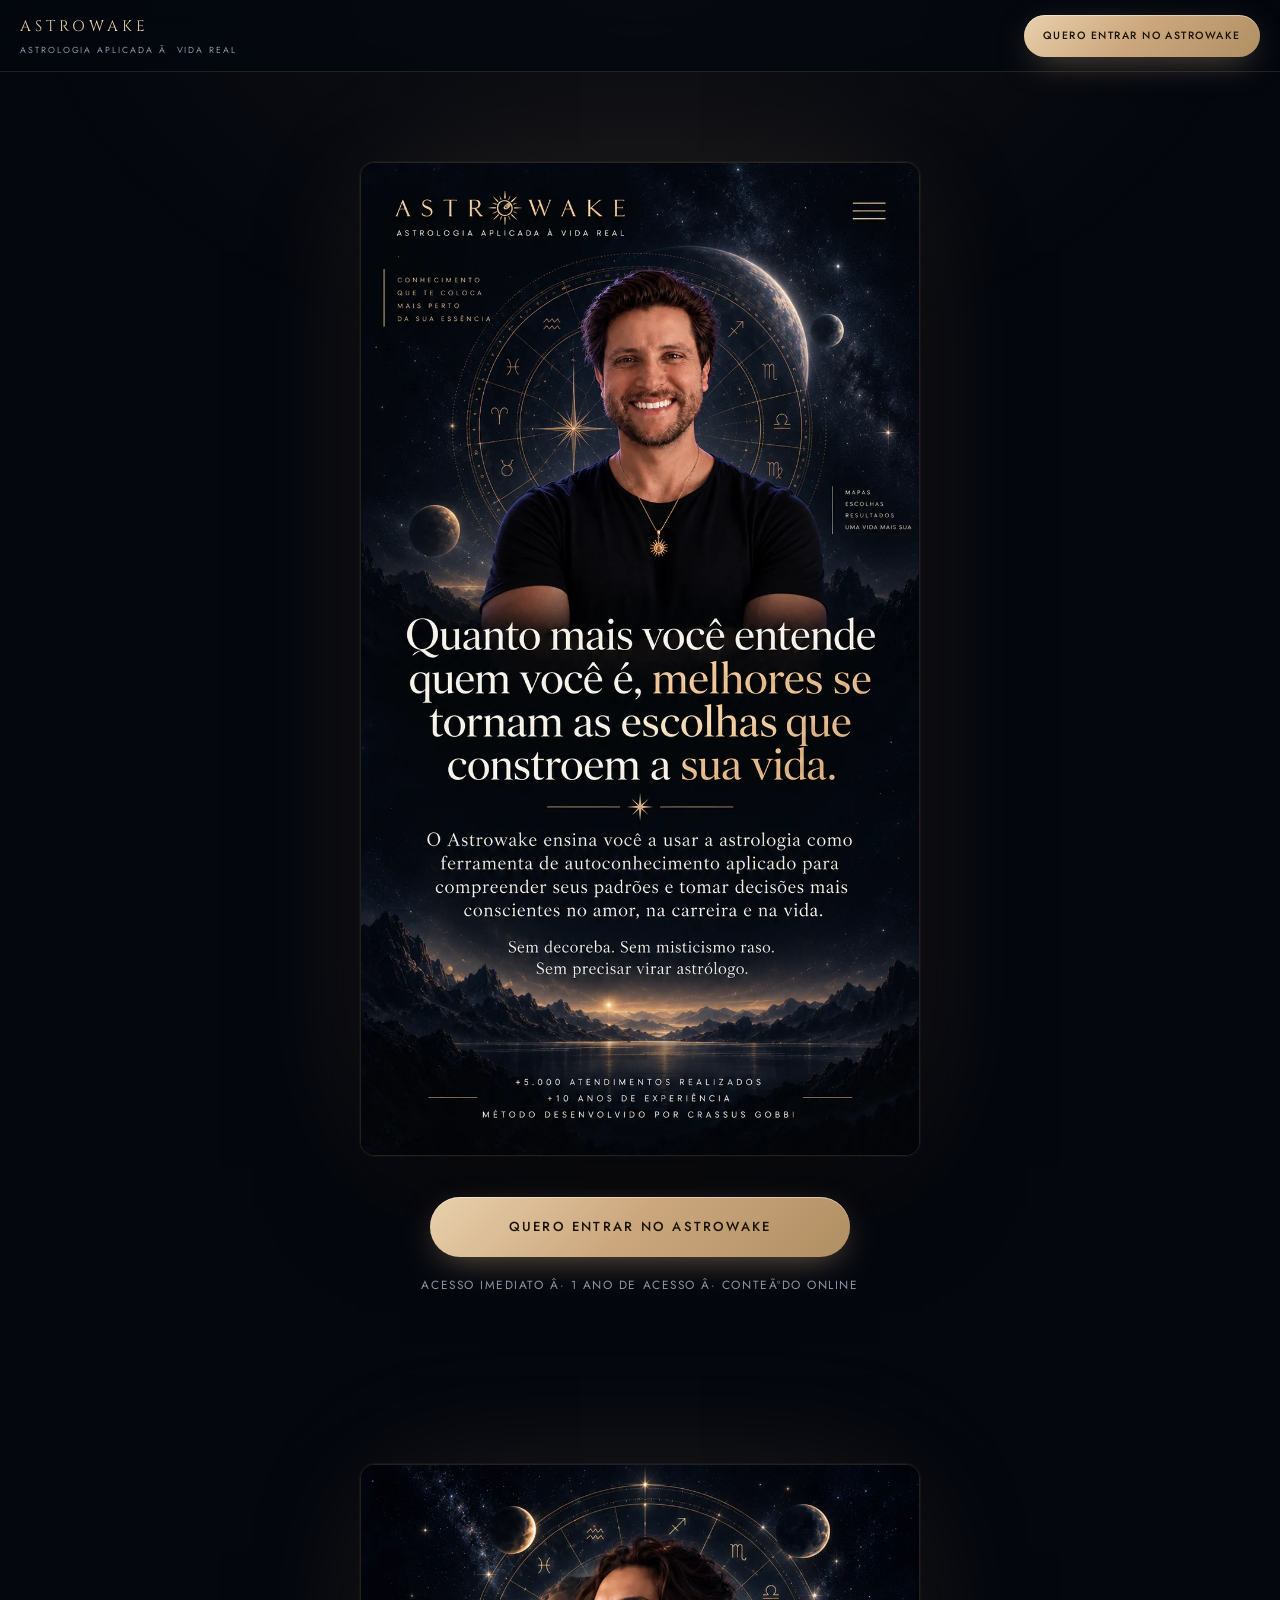
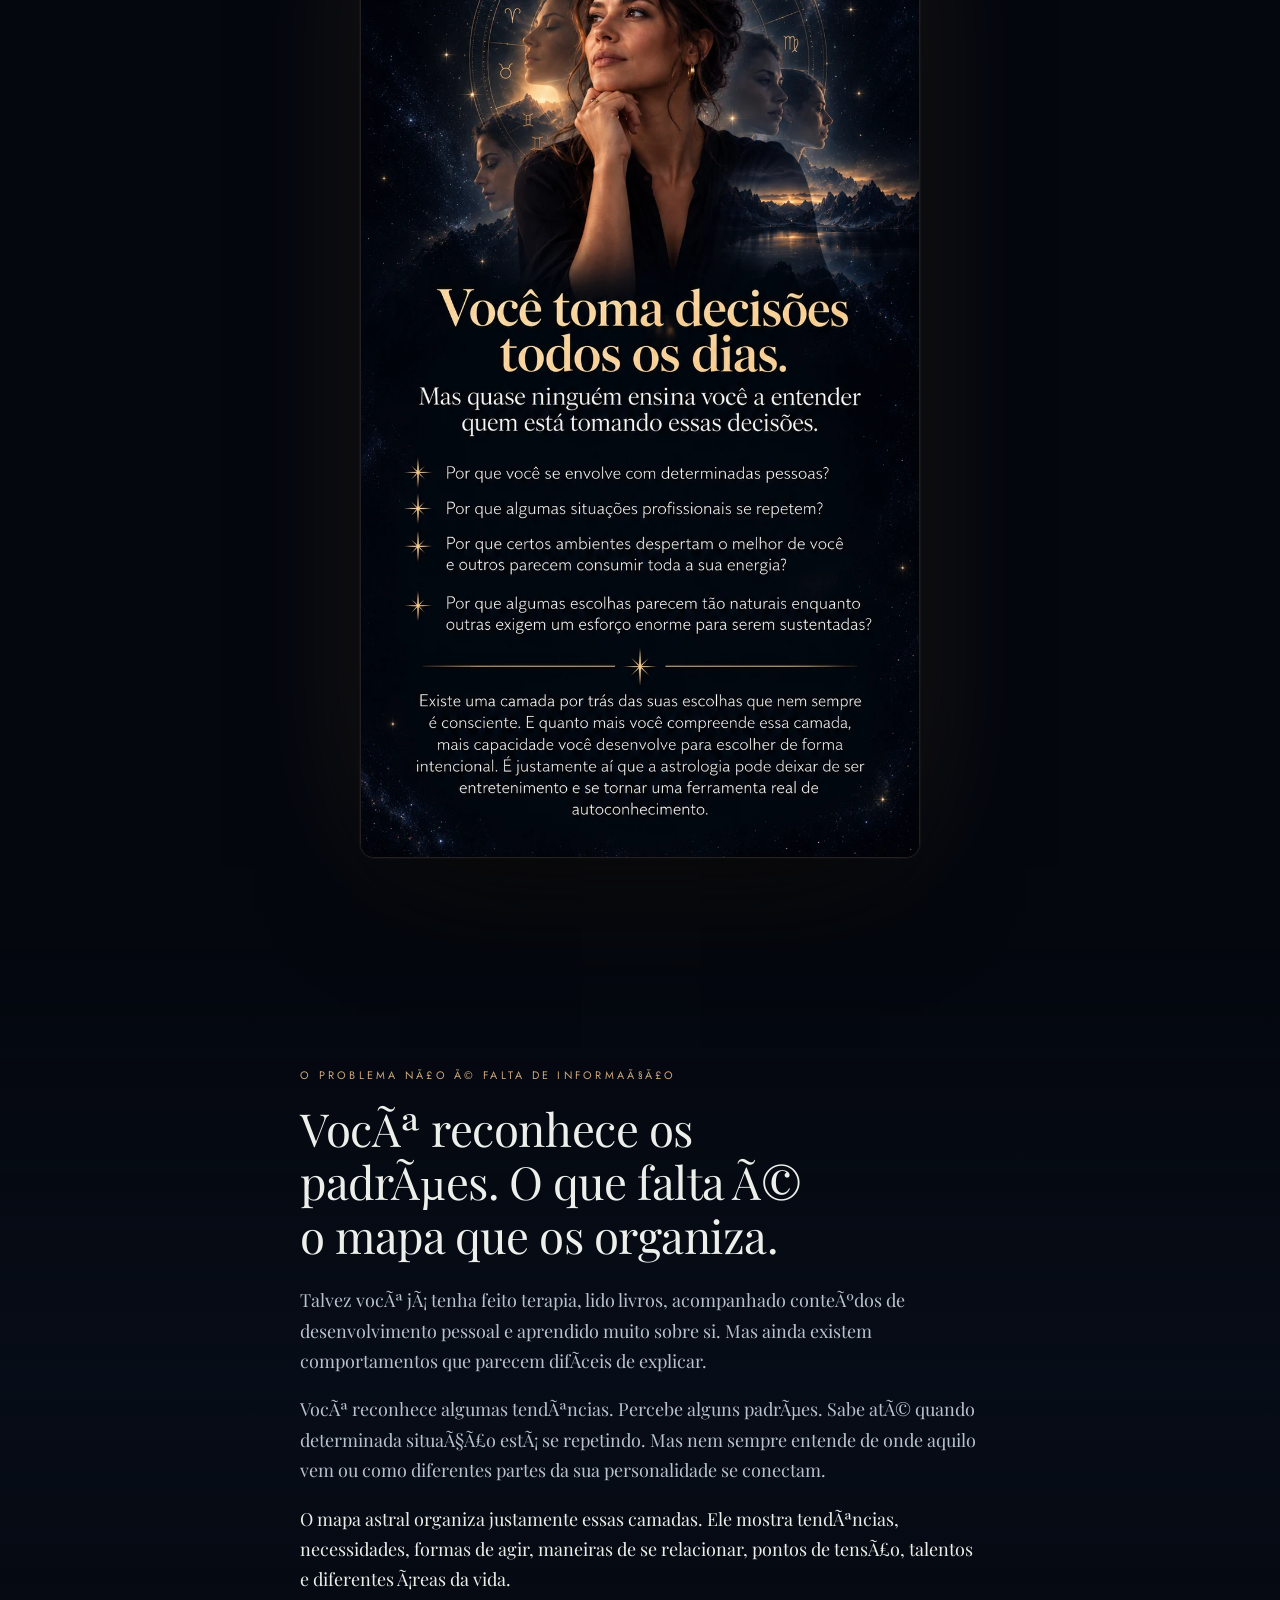
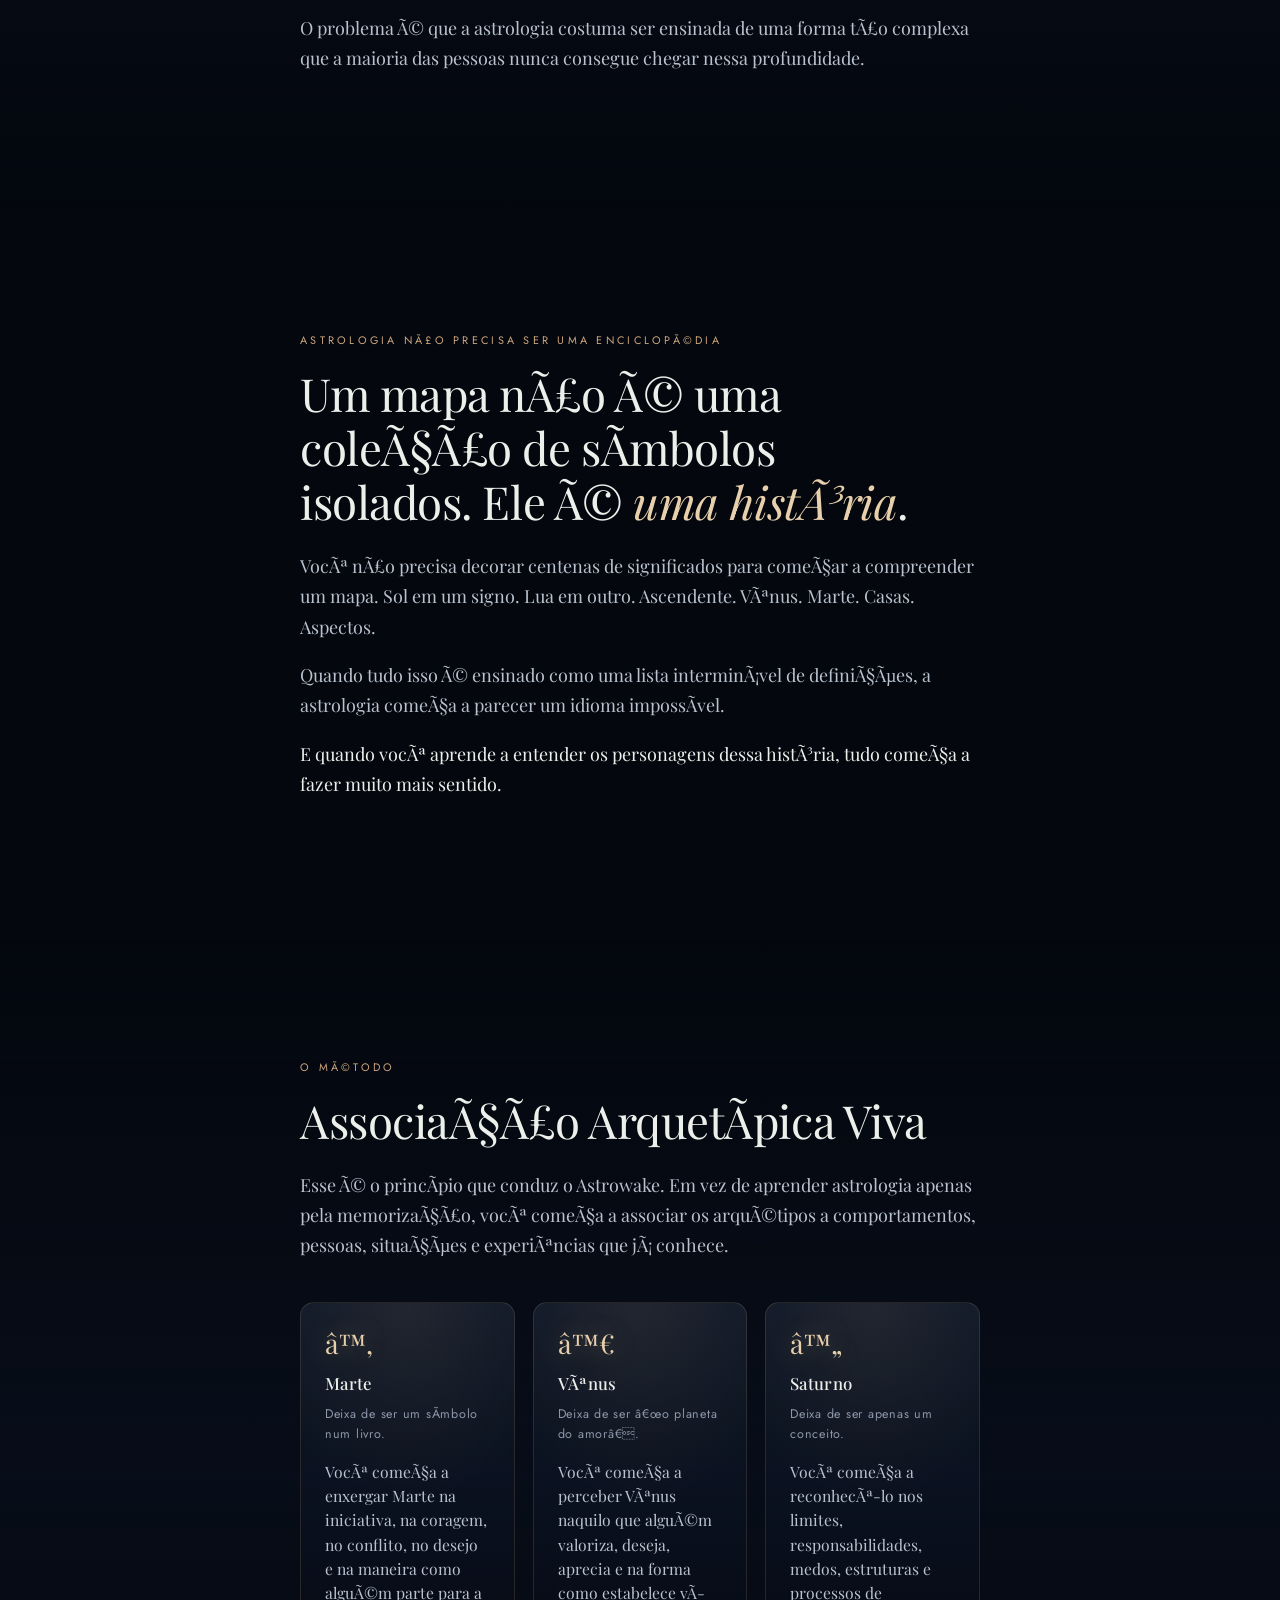
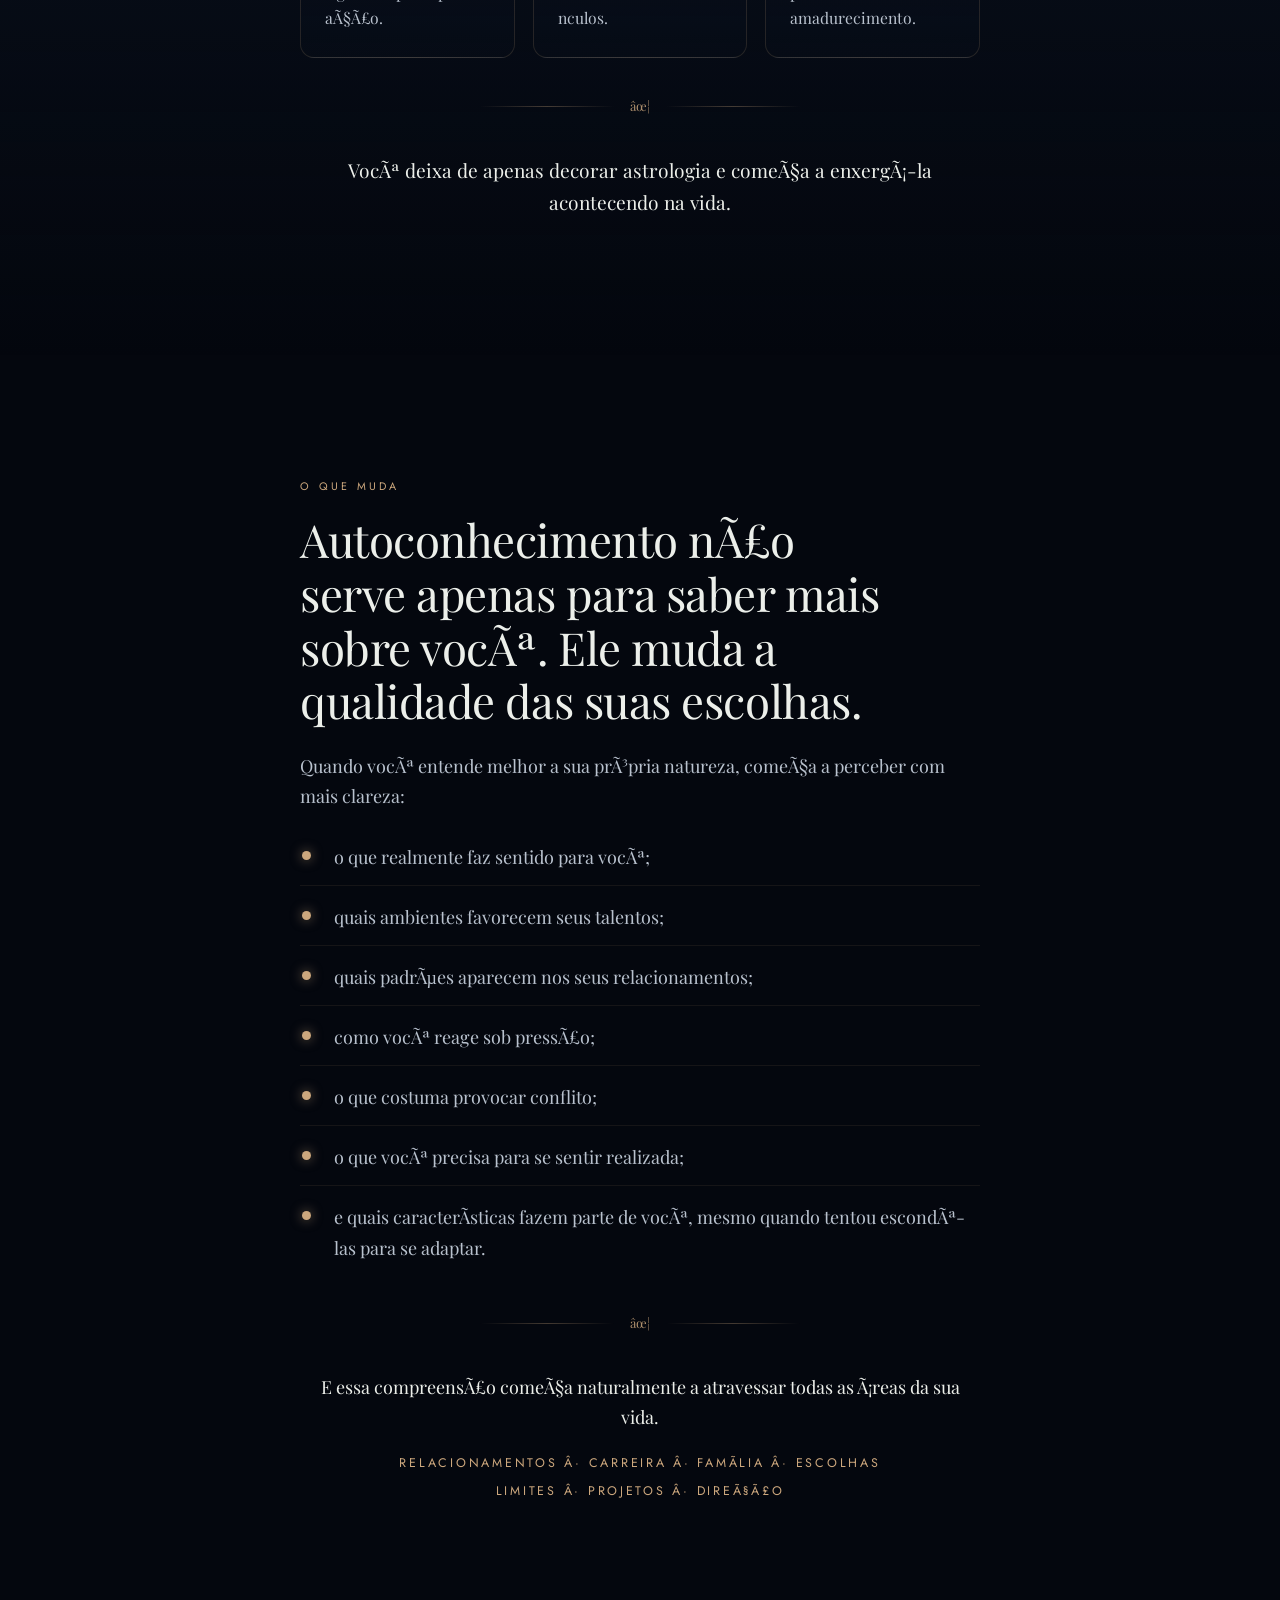
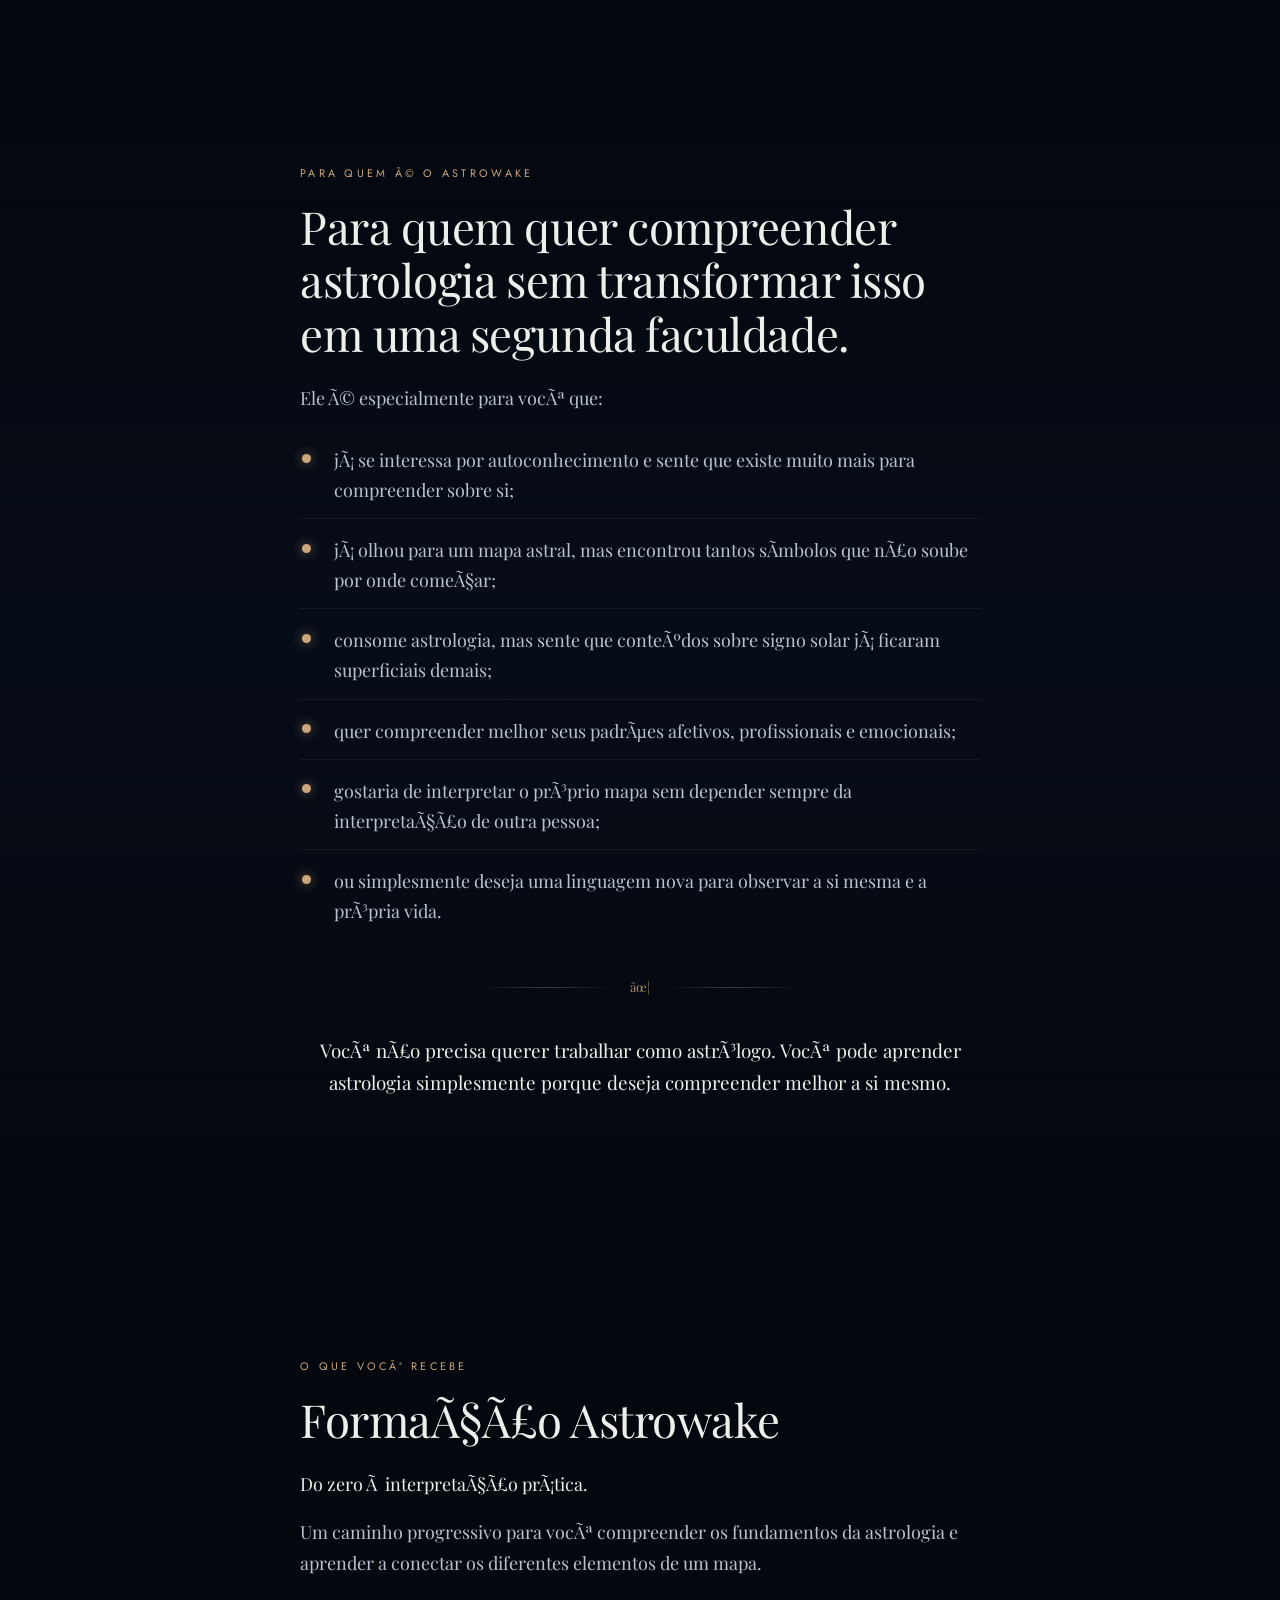
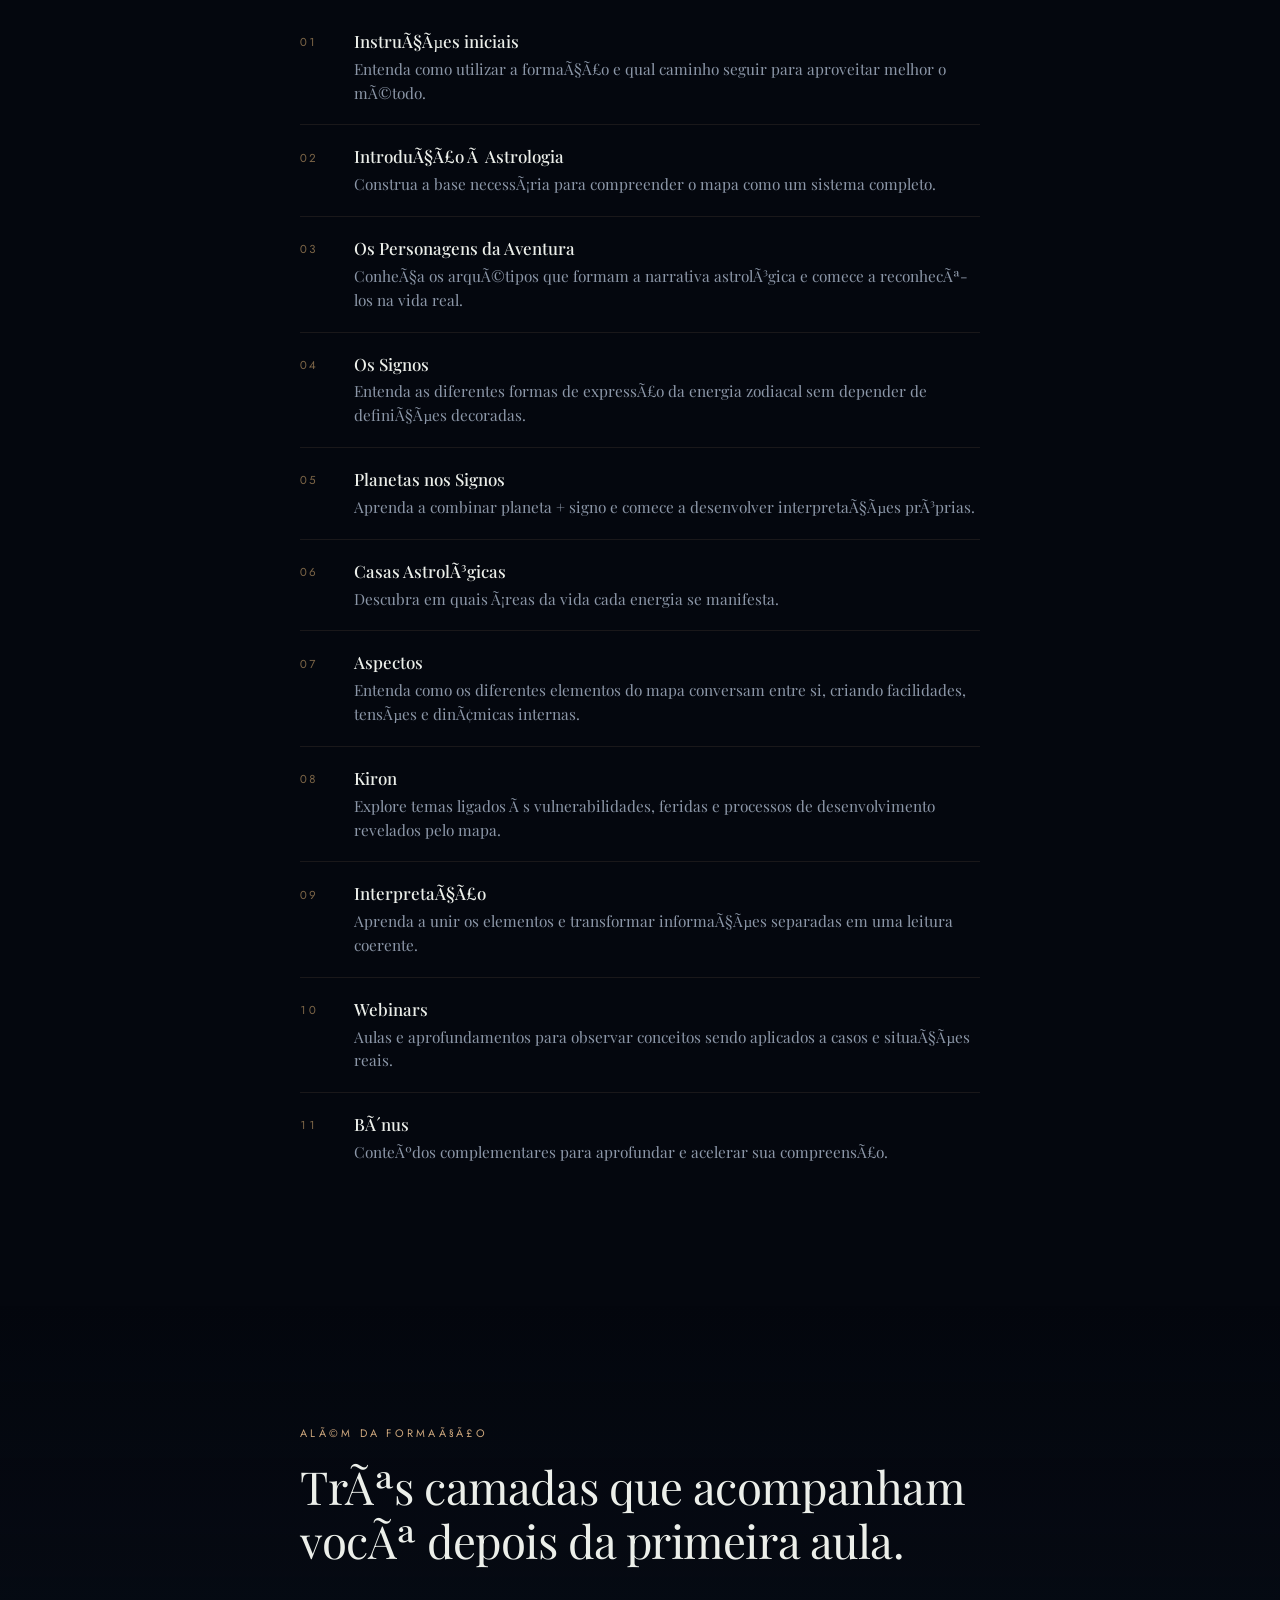
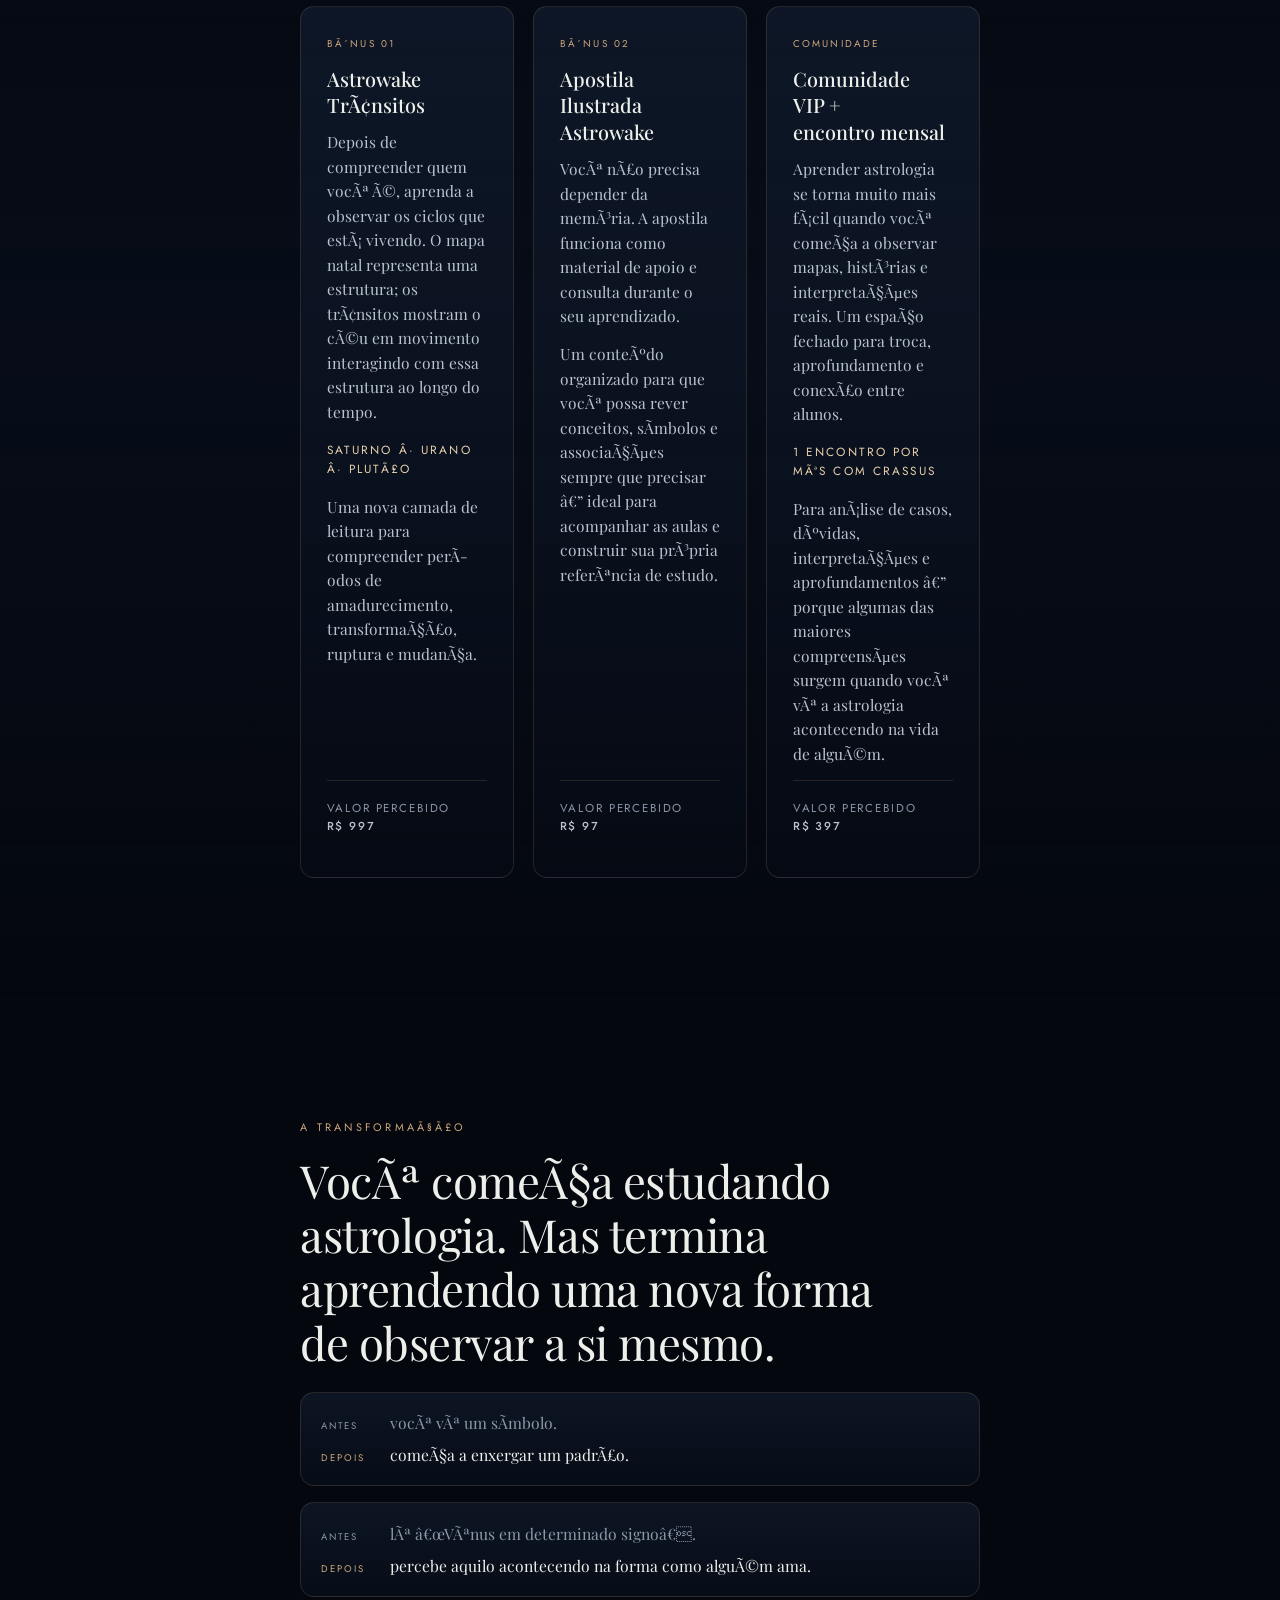
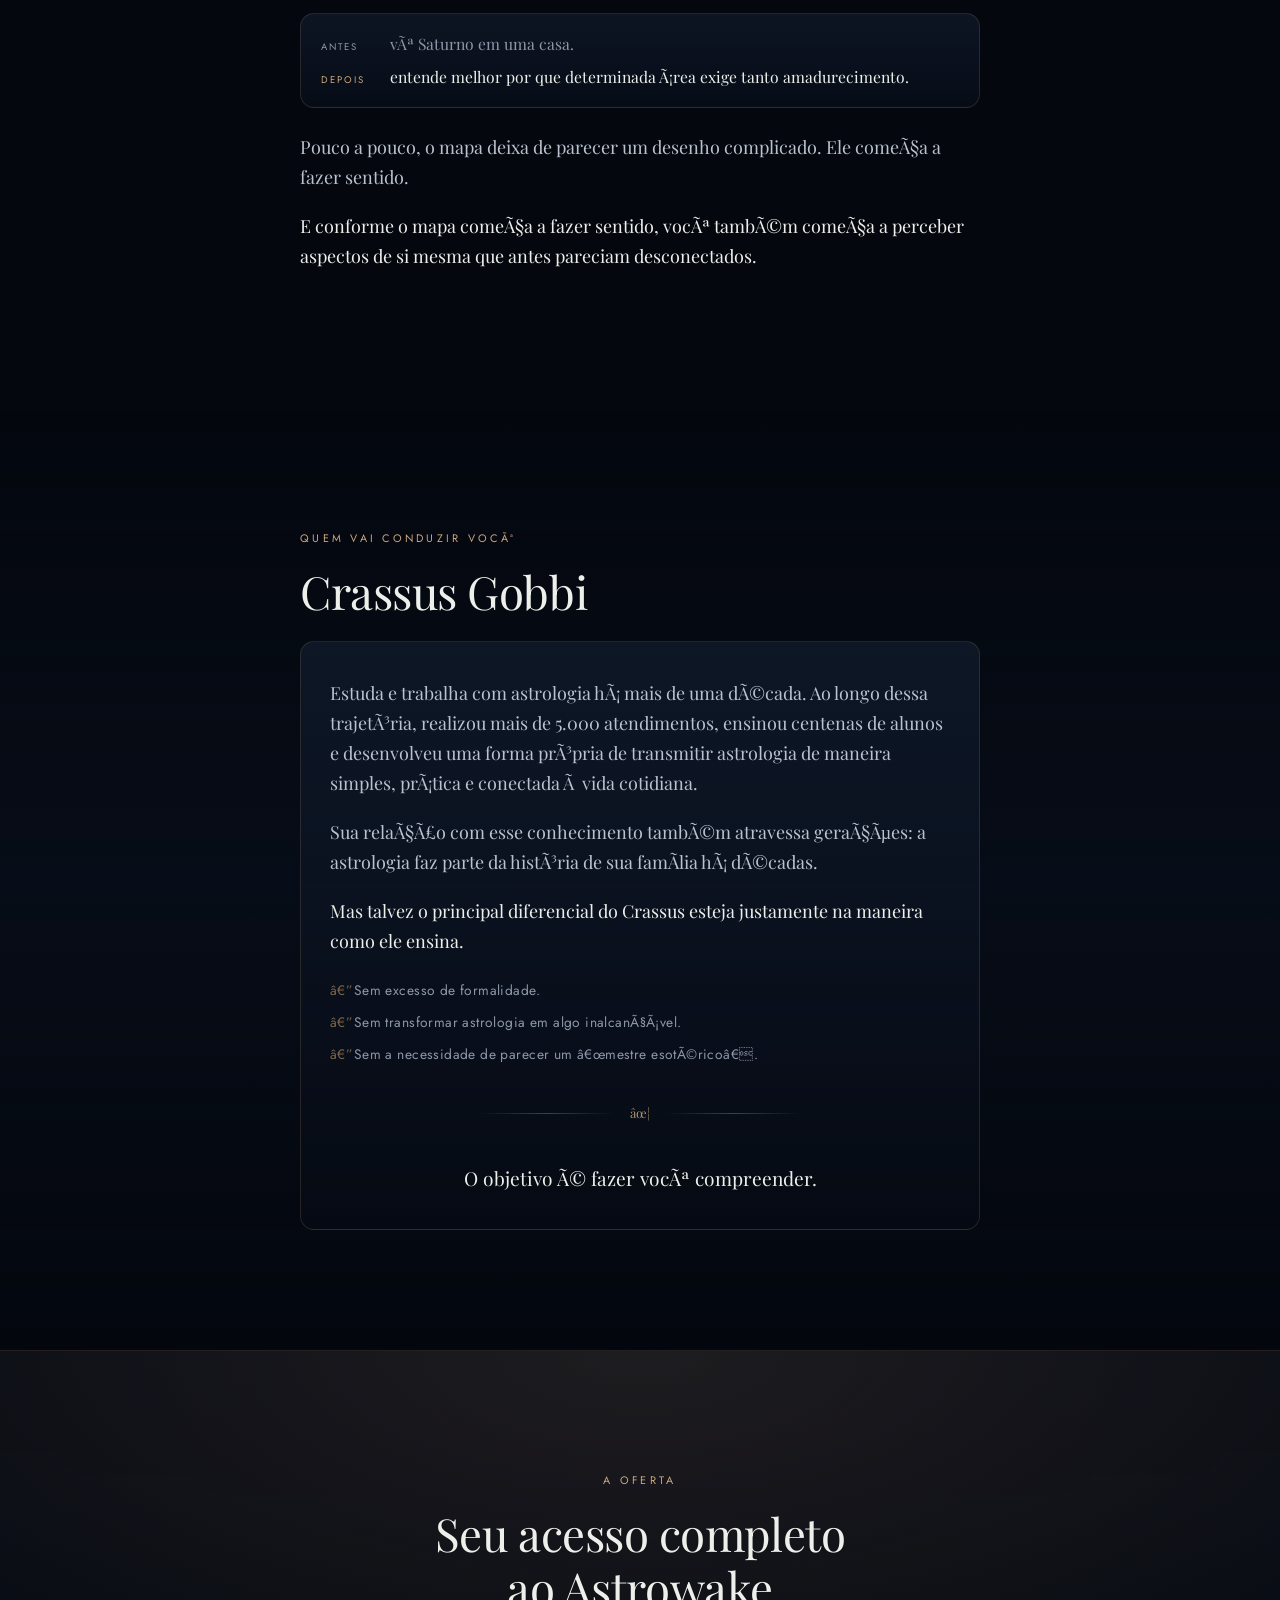
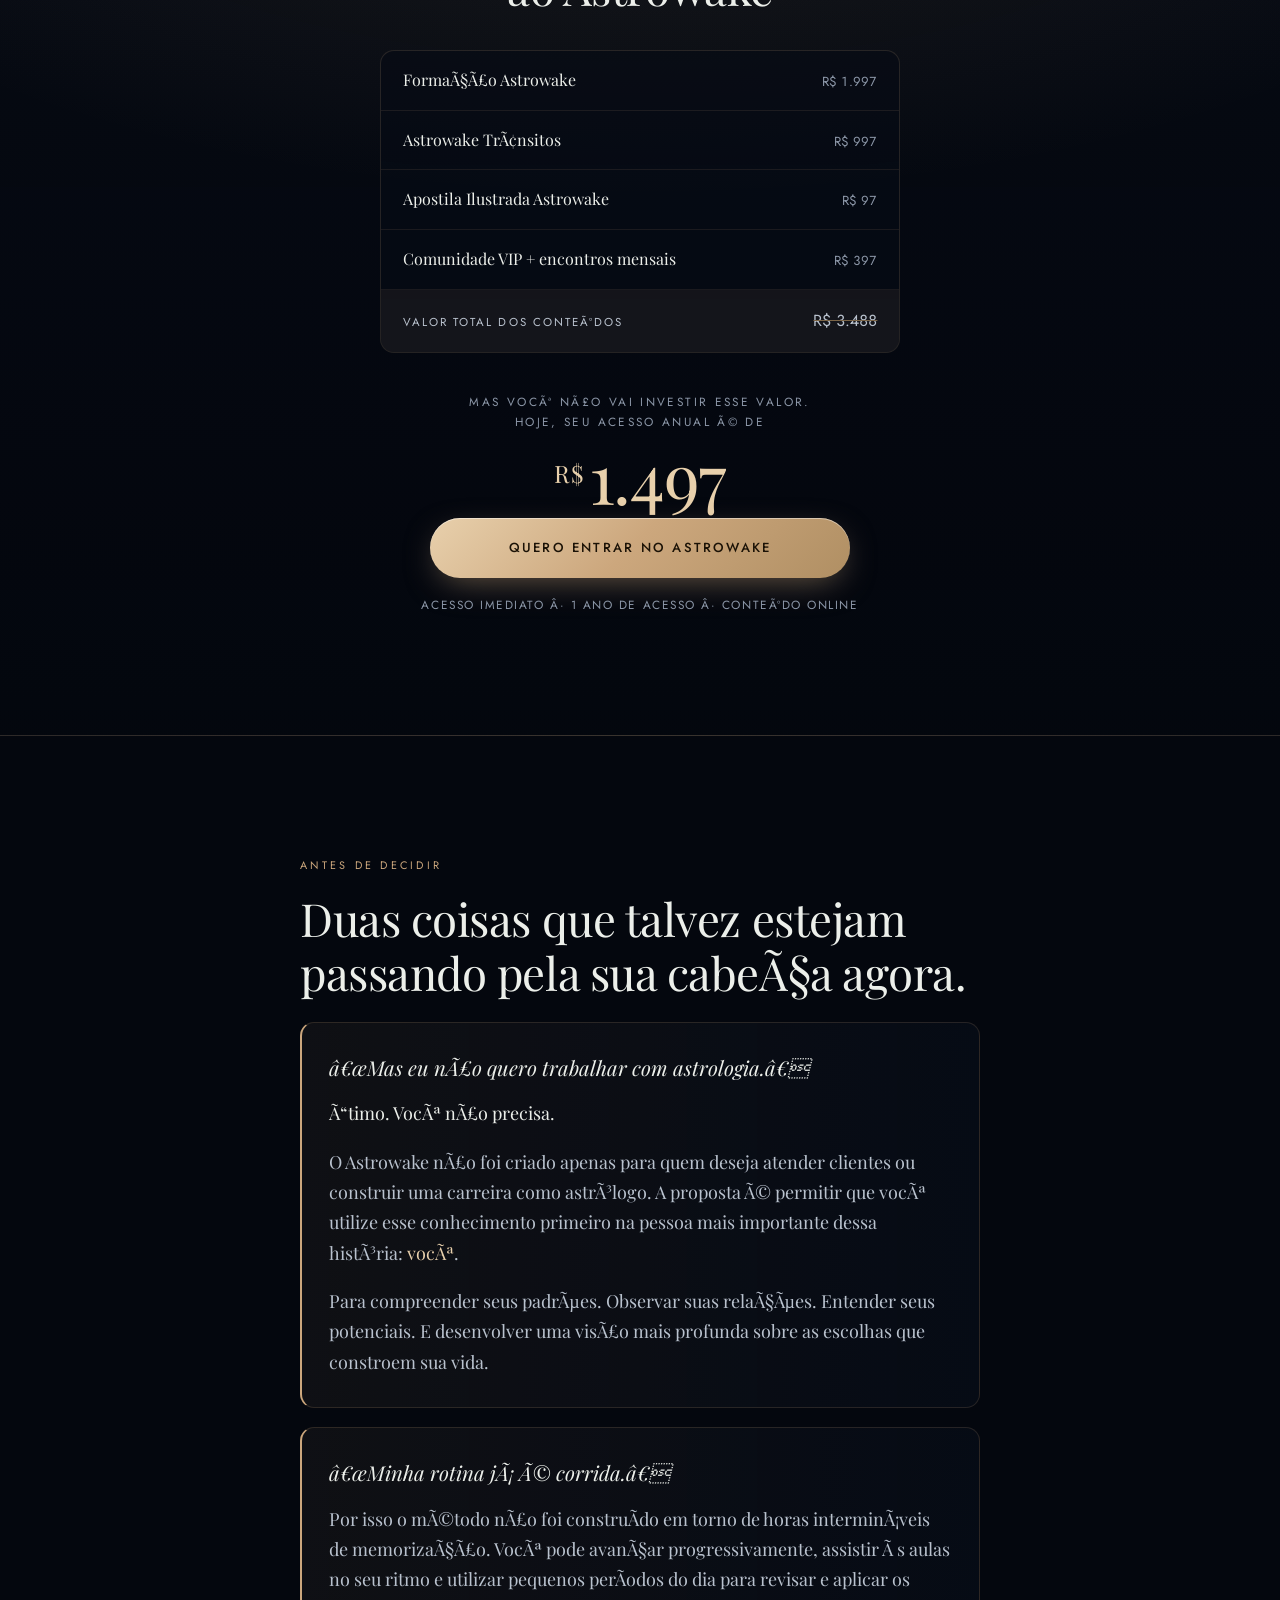
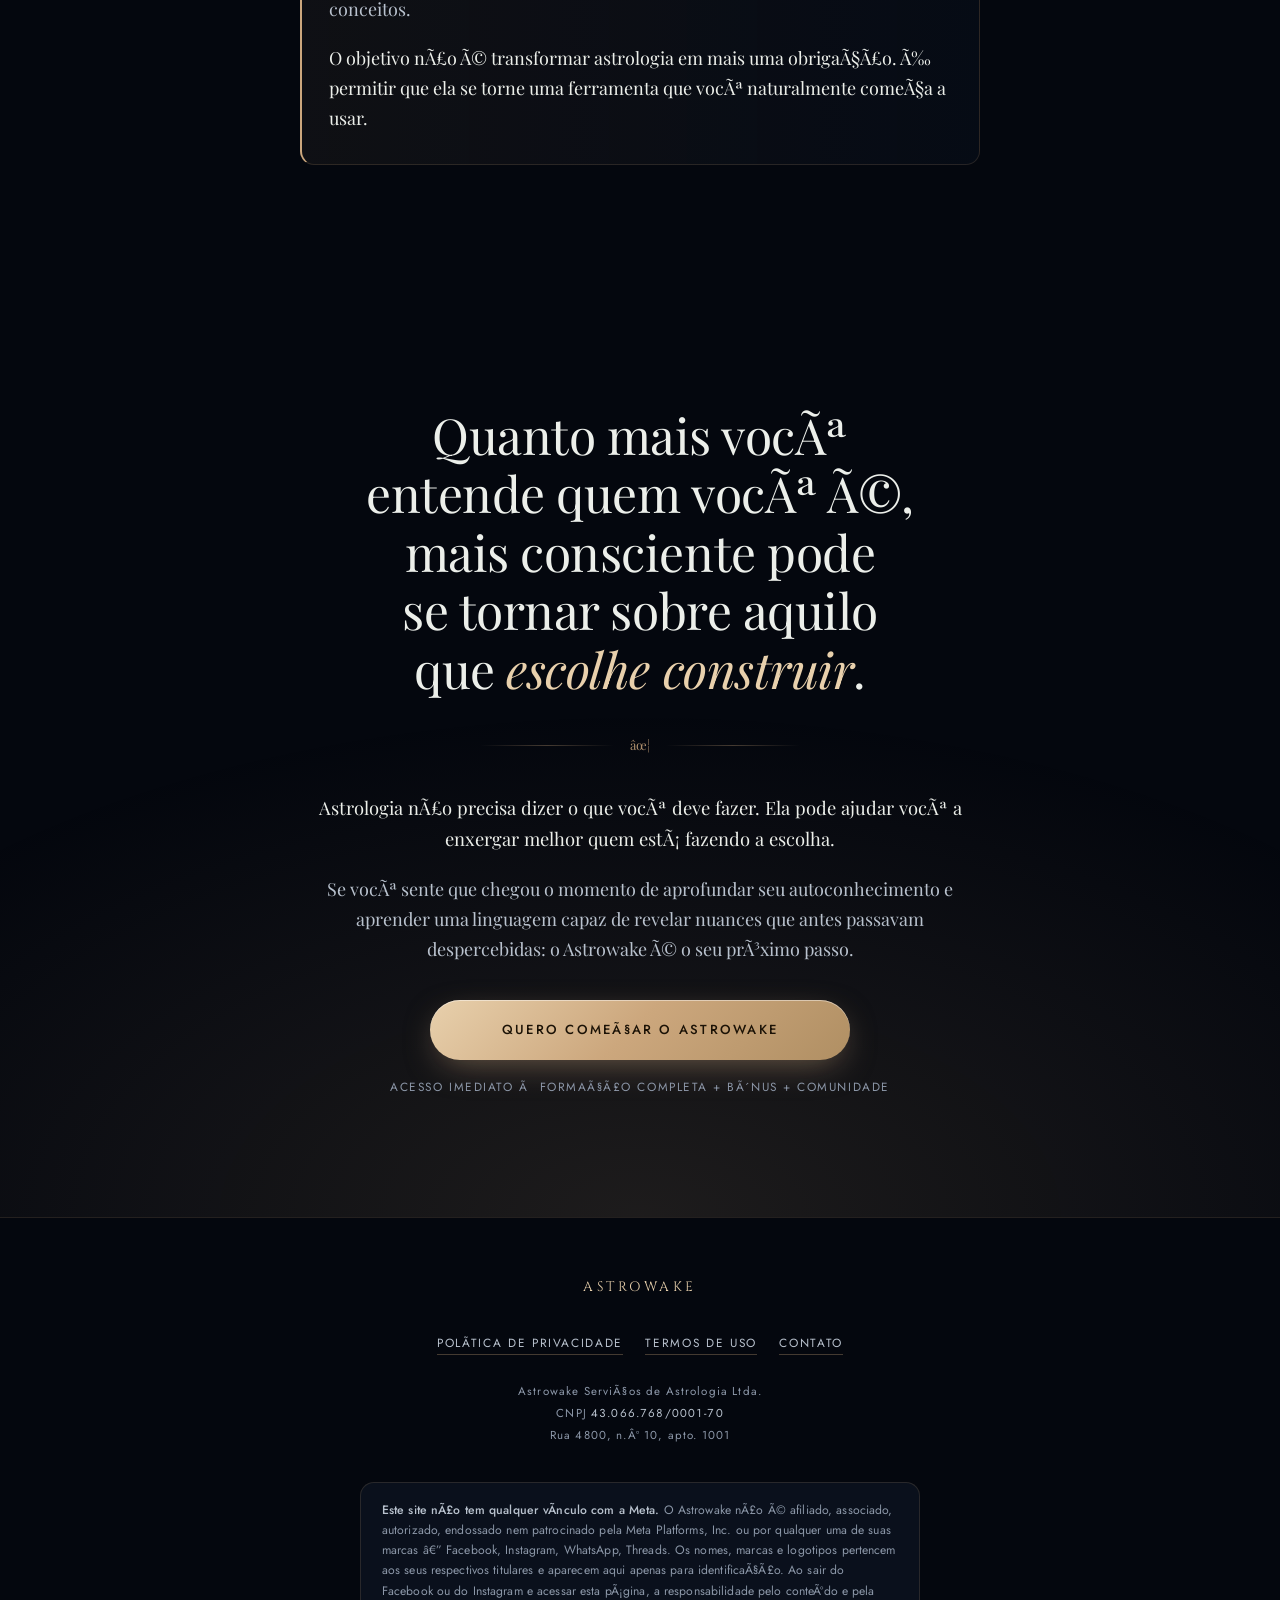
<file: frontend/index.html>
<!doctype html>
<html lang="pt-BR">
<head>
<meta charset="utf-8">
<meta name="viewport" content="width=device-width, initial-scale=1">
<title>Astrowake</title>
<meta name="description" content="Astrologia aplicada Ã  vida real. Compreenda seus padrÃµes e tome decisÃµes mais conscientes no amor, na carreira e na vida.">
<meta property="og:title" content="Astrowake â€” Astrologia aplicada Ã  vida real">
<meta property="og:description" content="Quanto mais vocÃª entende quem vocÃª Ã©, melhores se tornam as escolhas que constroem a sua vida.">
<meta property="og:image" content="assets/hero-mobile.webp">
<link rel="preconnect" href="https://fonts.googleapis.com">
<link rel="preconnect" href="https://fonts.gstatic.com" crossorigin>
<link rel="stylesheet" href="https://fonts.googleapis.com/css2?family=Playfair+Display:ital,wght@0,400;0,500;0,600;1,400&family=Jost:wght@300;400;500&family=Cinzel:wght@400;500&display=swap">
<style>
/* ============================================================
   ASTROWAKE â€” pÃ¡gina de vendas
   Paleta extraÃ­da da prÃ³pria arte do hero (hero-mobile.png).
   Tema Ãºnico e deliberadamente escuro: a pÃ¡gina vive no mesmo
   cÃ©u da imagem. Por isso todas as cores sÃ£o pintadas
   explicitamente, sem depender do tema de quem abre.
   ============================================================ */
:root{
  --ceu:        #04070e;
  --ceu-2:      #070c16;
  --superficie: #0a1220;
  --elevado:    #101a2b;
  --linha:      rgba(204,167,125,.16);
  --linha-forte:rgba(204,167,125,.32);

  --ouro:       #cca77d;
  --ouro-claro: #e8d0ac;
  --ouro-fundo: #7c6547;

  --texto:      #ecefea;
  --texto-2:    #b9c2ce;
  --texto-3:    #8c97a8;

  --serif: "Playfair Display", "Iowan Old Style", Georgia, serif;
  --sans:  "Jost", "Avenir Next", "Segoe UI", system-ui, sans-serif;
  --logo:  "Cinzel", "Playfair Display", Georgia, serif;

  --col: 680px;
  --r: 14px;
}

*{box-sizing:border-box}
html{scroll-behavior:smooth}
body{
  margin:0;
  background:var(--ceu);
  color:var(--texto);
  font-family:var(--serif);
  font-size:18px;
  line-height:1.68;
  -webkit-font-smoothing:antialiased;
  overflow-x:hidden;
}
img{max-width:100%;display:block}

/* sÃ³ o brilho dourado do alto, herdado da arte do hero */
body::before{
  content:"";position:fixed;inset:0;z-index:0;pointer-events:none;
  background:radial-gradient(900px 600px at 50% -5%,
    rgba(204,167,125,.07), transparent 70%);
}
main,header,footer{position:relative;z-index:1}

/* ---------- tipografia base ---------- */
.rotulo{
  font-family:var(--sans);font-weight:400;font-size:.68rem;
  letter-spacing:.30em;text-transform:uppercase;color:var(--ouro);
  margin:0 0 1.1rem;
}
h2{
  font-weight:400;font-size:clamp(1.85rem,5.2vw,2.85rem);
  line-height:1.18;margin:0 0 1.4rem;text-wrap:balance;letter-spacing:-.01em;
}
h3{font-weight:500;font-size:1.22rem;line-height:1.35;margin:0 0 .5rem;text-wrap:balance}
p{margin:0 0 1.15rem;color:var(--texto-2)}
p.forte{color:var(--texto)}
em{color:var(--ouro-claro);font-style:italic}
strong{font-weight:600;color:var(--texto)}
.ouro{color:var(--ouro-claro)}

section{padding:clamp(4.5rem,11vw,7.5rem) 1.5rem}
.col{max-width:var(--col);margin:0 auto}
.centro{text-align:center}

/* divisor âœ¦ â€” motivo tirado da prÃ³pria arte */
.divisor{
  display:flex;align-items:center;justify-content:center;gap:1rem;
  margin:2.6rem auto;max-width:320px;color:var(--ouro);
}
.divisor::before,.divisor::after{
  content:"";flex:1;height:1px;
  background:linear-gradient(90deg,transparent,var(--linha-forte),transparent);
}
.divisor span{font-size:.8rem;line-height:1;opacity:.85}

/* ---------- topo ---------- */
header{
  position:sticky;top:0;z-index:50;
  display:flex;align-items:center;justify-content:space-between;gap:1rem;
  padding:.85rem 1.25rem;
  background:rgba(4,7,14,.72);
  backdrop-filter:blur(14px);-webkit-backdrop-filter:blur(14px);
  border-bottom:1px solid var(--linha);
}
.marca{
  font-family:var(--logo);font-size:.95rem;letter-spacing:.26em;
  color:var(--ouro-claro);text-decoration:none;white-space:nowrap;
}
.marca small{
  display:none;font-family:var(--sans);font-size:.55rem;letter-spacing:.22em;
  color:var(--texto-3);text-transform:uppercase;
}
@media(min-width:900px){.marca small{display:block;margin-top:.25rem}}

/* ---------- botÃ£o ---------- */
.cta{
  --altura:60px;
  display:inline-flex;align-items:center;justify-content:center;gap:.6rem;
  min-height:var(--altura);padding:0 2rem;
  font-family:var(--sans);font-weight:500;font-size:.82rem;
  letter-spacing:.17em;text-transform:uppercase;text-decoration:none;
  color:#1b1206;border:0;border-radius:999px;cursor:pointer;
  background:linear-gradient(135deg,#e8d0ac 0%,#cca77d 48%,#b08f63 100%);
  box-shadow:0 10px 34px -10px rgba(204,167,125,.55),
             inset 0 1px 0 rgba(255,255,255,.45);
  transition:transform .22s ease, box-shadow .22s ease, filter .22s ease;
}
.cta:hover{
  transform:translateY(-2px);filter:brightness(1.06);
  box-shadow:0 16px 44px -10px rgba(204,167,125,.62),
             inset 0 1px 0 rgba(255,255,255,.5);
}
.cta:focus-visible{outline:2px solid var(--ouro-claro);outline-offset:4px}
.cta.pequeno{--altura:42px;padding:0 1.2rem;font-size:.66rem;letter-spacing:.14em}
.cta.largo{width:100%;max-width:420px}
.sob-cta{
  font-family:var(--sans);font-size:.74rem;letter-spacing:.13em;
  text-transform:uppercase;color:var(--texto-3);margin:1.1rem 0 0;
}
.header-cta{display:none}
@media(min-width:760px){.header-cta{display:inline-flex}}

/* ---------- seÃ§Ãµes de arte composta (hero e seÃ§Ã£o 2) ----------
   Estas peÃ§as jÃ¡ trazem a copy desenhada. No celular sangram de
   borda a borda; no desktop, como a proporÃ§Ã£o Ã© vertical, viram
   pÃ´ster emoldurado ao centro â€” deliberado, nÃ£o quebrado.       */
.arte-secao{padding:0;position:relative}
/* o hero sobe no empilhamento para que a ponte que mora dentro dele
   possa pintar por cima da aresta da seÃ§Ã£o seguinte */
.hero{z-index:2}

/* A COSTURA.
   As peÃ§as jÃ¡ nascem quase pretas nas prÃ³prias bordas (luminÃ¢ncia 5
   de 255 no pÃ©). EntÃ£o o corte NÃƒO Ã© diferenÃ§a de cor: Ã© o salto de
   um chÃ£o chapado para um cÃ©u estrelado, que o olho lÃª como "comeÃ§ou
   outra imagem".

   TrÃªs coisas resolvem, e as trÃªs precisam agir juntas:
   1. nenhuma linha desenhada na junta  â€” hairline sÃ³ no pÃ´ster do desktop;
   2. mÃ¡scara curta e com curva  â€” degradÃª linear sobre preto deixa
      banda visÃ­vel, entÃ£o a rampa Ã© escalonada Ã  mÃ£o;
   3. halo que continua a atmosfera da arte para fora dela, para nÃ£o
      existir zona morta contra a qual o cÃ©u se destaque.

   A mÃ¡scara Ã© deliberadamente CURTA (3,5%): mais que isso invade o
   conteÃºdo. No hero, "+5.000 atendimentos" vive a 88% da altura e o
   degradÃª antigo, de 22%, estava apagando a microprova. */
.arte{position:relative;margin:0 auto;width:100%}
.arte img{width:100%;height:auto;display:block}

/* UMA MECÃ‚NICA POR JUNTA, nunca duas.
   Onde existe ponte, a ponte resolve â€” mÃ¡scara junto sÃ³ brigaria com
   ela e devolvia um degrau de 8,6 que eu mesmo tinha criado.
   Esta mÃ¡scara Ã© sÃ³ para a aresta que encosta em texto, nÃ£o em arte:
   o pÃ© da seÃ§Ã£o 2, onde nÃ£o hÃ¡ ponte. */
.arte.fecha-embaixo img{
  -webkit-mask-image:var(--fecho);mask-image:var(--fecho);
  -webkit-mask-size:100% 100%;mask-size:100% 100%;
  --fecho:linear-gradient(to bottom,
    #000 0%, #000 96.4%,
    rgba(0,0,0,.88) 97.4%,
    rgba(0,0,0,.62) 98.3%,
    rgba(0,0,0,.30) 99.2%,
    rgba(0,0,0,0)   100%);
}
@media(min-width:860px){
  .arte-secao{padding:clamp(3.5rem,7vw,6rem) 1.5rem 0}
  /* no desktop a peÃ§a Ã© um pÃ´ster: aÃ­ a moldura Ã© intencional e a
     mÃ¡scara sai de cena, senÃ£o as bordas do quadro ficam lavadas */
  .arte{
    max-width:560px;border:1px solid var(--linha);border-radius:var(--r);
    overflow:hidden;
    box-shadow:0 50px 120px -40px rgba(0,0,0,.9),
               0 0 0 1px rgba(204,167,125,.06),
               0 0 140px -30px rgba(204,167,125,.20);
  }
  .arte.fecha-embaixo img{-webkit-mask-image:none;mask-image:none}
}
/* A PONTE.
   O vÃ£o entre o bloco 1 e o bloco 2 Ã© onde mora o botÃ£o. Antes ele
   era cor chapada, e Ã© por isso que as duas arestas apareciam: cada
   arte terminava contra um plano liso.
   A ponte Ã© uma imagem de 4 KB gerada das prÃ³prias peÃ§as â€” a aresta
   de baixo do hero e a aresta de cima da seÃ§Ã£o 2, borradas atÃ©
   virarem campo de cor e misturadas em smoothstep. Ela AVANÃ‡A 26px
   por dentro de cada arte, com alfa em rampa, entÃ£o a sobreposiÃ§Ã£o
   borra a borda em vez de cobri-la. NÃ£o hÃ¡ aresta porque nÃ£o hÃ¡ mais
   nada com contorno ali. */
.ponte{
  position:relative;z-index:3;   /* precisa pintar por cima da arte seguinte */
  /* assimÃ©trico: 18px por dentro do hero, 60px por dentro da seÃ§Ã£o 2.
     Do lado do hero sÃ³ existem 25px de escuro limpo abaixo de "MÃ‰TODO
     DESENVOLVIDO POR CRASSUS GOBBI" â€” entrar mais borraria a credencial. */
  margin:-18px 0 -60px;padding:18px 0 60px;
  background:url("assets/ponte.webp") no-repeat center/100% 100%;
}
.hero-acao{
  max-width:var(--col);margin:0 auto;
  padding:2.6rem 1.5rem clamp(3.5rem,8vw,5rem);text-align:center;
}
@media(min-width:860px){
  /* no desktop as peÃ§as sÃ£o pÃ´steres emoldurados e nÃ£o se encostam:
     nÃ£o existe aresta para dissolver */
  .ponte{margin:0;padding:0;background:none}
}
/* a seÃ§Ã£o 2 fecha sem CTA: sÃ³ respiro antes do prÃ³ximo bloco */
.arte-secao.solta{padding-bottom:clamp(3.5rem,8vw,5.5rem)}

/* ---------- listas ---------- */
.perguntas{list-style:none;margin:0 0 2rem;padding:0}
.perguntas li{
  position:relative;padding:.85rem 0 .85rem 1.9rem;
  border-bottom:1px solid rgba(204,167,125,.10);
  color:var(--texto-2);
}
.perguntas li:last-child{border-bottom:0}
.perguntas li::before{
  content:"âœ¦";position:absolute;left:0;top:.95rem;
  font-size:.6rem;color:var(--ouro-fundo);
}

.checks{list-style:none;margin:0;padding:0;display:grid;gap:.2rem}
.checks li{
  position:relative;padding:.8rem 0 .8rem 2.1rem;color:var(--texto-2);
  border-bottom:1px solid rgba(204,167,125,.09);
}
.checks li:last-child{border-bottom:0}
.checks li::before{
  content:"";position:absolute;left:.15rem;top:1.35rem;
  width:9px;height:9px;border-radius:50%;
  background:var(--ouro);box-shadow:0 0 12px rgba(204,167,125,.6);
}

/* pares antes â†’ depois */
.pares{display:grid;gap:1rem;margin:0 0 1.5rem;padding:0;list-style:none}
.par{
  display:grid;gap:.55rem;padding:1.15rem 1.25rem;
  background:linear-gradient(180deg,rgba(16,26,43,.75),rgba(10,18,32,.5));
  border:1px solid var(--linha);border-radius:var(--r);
}
.par .antes,.par .depois{display:flex;gap:.7rem;align-items:baseline}
.par .tag{
  flex:none;font-family:var(--sans);font-size:.6rem;letter-spacing:.2em;
  text-transform:uppercase;width:3.6rem;padding-top:.3rem;
}
.par .antes .tag{color:var(--texto-3)}
.par .depois .tag{color:var(--ouro)}
.par .antes p,.par .depois p{margin:0;font-size:.98rem;line-height:1.5}
.par .antes p{color:var(--texto-3)}
.par .depois p{color:var(--texto)}

/* ---------- arquÃ©tipos (o mÃ©todo) ---------- */
.arquetipos{display:grid;gap:1.1rem;margin-top:2.6rem}
@media(min-width:820px){.arquetipos{grid-template-columns:repeat(3,1fr)}}
.arq{
  display:flex;flex-direction:column;gap:.55rem;
  padding:1.7rem 1.5rem;border-radius:var(--r);
  background:
    radial-gradient(120% 90% at 50% 0%, rgba(204,167,125,.10), transparent 62%),
    linear-gradient(180deg,rgba(16,26,43,.9),rgba(7,12,22,.75));
  border:1px solid var(--linha);
}
.arq .glifo{
  font-size:1.7rem;line-height:1;color:var(--ouro-claro);
  text-shadow:0 0 26px rgba(204,167,125,.45);margin-bottom:.35rem;
}
.arq h3{margin:0;font-size:1.05rem;letter-spacing:.02em}
.arq .antes-txt{
  font-family:var(--sans);font-size:.78rem;letter-spacing:.06em;
  color:var(--texto-3);margin:0;
}
.arq p.agora{margin:.35rem 0 0;font-size:.98rem;line-height:1.55;color:var(--texto-2)}

/* ---------- currÃ­culo ---------- */
.modulos{counter-reset:m;list-style:none;margin:2rem 0 0;padding:0}
.modulos li{
  counter-increment:m;position:relative;
  padding:1.25rem 0 1.25rem 3.4rem;
  border-bottom:1px solid rgba(204,167,125,.11);
}
.modulos li:last-child{border-bottom:0}
.modulos li::before{
  content:counter(m,decimal-leading-zero);
  position:absolute;left:0;top:1.45rem;
  font-family:var(--sans);font-weight:400;font-size:.72rem;letter-spacing:.14em;
  color:var(--ouro-fundo);font-variant-numeric:tabular-nums;
}
.modulos h3{font-size:1.06rem;margin-bottom:.25rem}
.modulos p{margin:0;font-size:.96rem;line-height:1.55;color:var(--texto-3)}

/* ---------- cartÃµes de bÃ´nus ---------- */
.bonus{display:grid;gap:1.2rem;margin-top:2.4rem}
@media(min-width:900px){.bonus{grid-template-columns:repeat(3,1fr);align-items:stretch}}
.cartao{
  display:flex;flex-direction:column;
  padding:1.8rem 1.6rem;border-radius:var(--r);
  background:linear-gradient(180deg,rgba(16,26,43,.85),rgba(7,12,22,.6));
  border:1px solid var(--linha);
}
.cartao .selo{
  font-family:var(--sans);font-size:.62rem;letter-spacing:.22em;
  text-transform:uppercase;color:var(--ouro);margin:0 0 .9rem;
}
.cartao h3{font-size:1.24rem;margin-bottom:.7rem}
.cartao p{font-size:.97rem;line-height:1.58;margin-bottom:.85rem}
.cartao .planetas{
  font-family:var(--sans);font-size:.74rem;letter-spacing:.18em;
  text-transform:uppercase;color:var(--ouro-claro);margin:.2rem 0 1rem;
}
.cartao .valor{
  margin-top:auto;padding-top:1.1rem;border-top:1px solid var(--linha);
  font-family:var(--sans);font-size:.72rem;letter-spacing:.16em;
  text-transform:uppercase;color:var(--texto-3);
}
.cartao .valor b{color:var(--texto-2);font-weight:500;font-variant-numeric:tabular-nums}

/* ---------- oferta ---------- */
.oferta{
  /* translÃºcido de propÃ³sito: um fundo opaco aqui devolveria uma
     chapa lisa no meio da pÃ¡gina e quebraria a continuidade do cÃ©u */
  background:
    radial-gradient(120% 70% at 50% 0%, rgba(204,167,125,.12), transparent 65%),
    linear-gradient(180deg,rgba(7,12,22,.72),rgba(4,7,14,.55));
  border-top:1px solid var(--linha);border-bottom:1px solid var(--linha);
}
.pilha{
  margin:2.2rem auto 0;max-width:520px;text-align:left;
  border:1px solid var(--linha);border-radius:var(--r);
  background:rgba(7,12,22,.6);overflow:hidden;
}
.pilha .item{
  display:flex;justify-content:space-between;align-items:baseline;gap:1rem;
  padding:1rem 1.35rem;border-bottom:1px solid rgba(204,167,125,.11);
}
.pilha .item span{font-size:1rem;color:var(--texto)}
.pilha .item b{
  font-family:var(--sans);font-weight:400;font-size:.82rem;
  color:var(--texto-3);white-space:nowrap;font-variant-numeric:tabular-nums;
}
.pilha .total{
  display:flex;justify-content:space-between;align-items:baseline;gap:1rem;
  padding:1.1rem 1.35rem;background:rgba(204,167,125,.07);border-bottom:0;
}
.pilha .total span{
  font-family:var(--sans);font-size:.72rem;letter-spacing:.18em;
  text-transform:uppercase;color:var(--texto-2);
}
.pilha .total b{
  font-family:var(--sans);font-weight:400;font-size:1rem;color:var(--texto-2);
  text-decoration:line-through;text-decoration-color:var(--ouro-fundo);
  font-variant-numeric:tabular-nums;
}
.preco{margin:2.4rem 0 .4rem}
.preco .chamada{
  font-family:var(--sans);font-size:.74rem;letter-spacing:.2em;
  text-transform:uppercase;color:var(--texto-3);margin:0 0 .6rem;
}
.preco .valor{
  font-size:clamp(3rem,12vw,4.4rem);line-height:1;color:var(--ouro-claro);
  font-variant-numeric:tabular-nums;letter-spacing:-.02em;
}
.preco .valor sup{font-size:.34em;vertical-align:.9em;margin-right:.14em;letter-spacing:.05em}

/* ---------- objeÃ§Ãµes ---------- */
.objecao{
  padding:1.9rem 1.7rem;border-radius:var(--r);
  border:1px solid var(--linha);border-left:2px solid var(--ouro);
  background:linear-gradient(90deg,rgba(204,167,125,.06),rgba(10,18,32,.4));
}
.objecao + .objecao{margin-top:1.2rem}
.objecao .fala{
  font-size:1.28rem;font-style:italic;color:var(--texto);margin:0 0 1rem;line-height:1.4;
}
.objecao p:last-child{margin-bottom:0}

/* ---------- crassus ---------- */
.crassus{
  padding:2.2rem 1.8rem;border-radius:var(--r);
  background:linear-gradient(180deg,rgba(16,26,43,.8),rgba(7,12,22,.55));
  border:1px solid var(--linha);
}
.nao-e{list-style:none;margin:1.4rem 0 0;padding:0;display:grid;gap:.55rem}
.nao-e li{
  font-family:var(--sans);font-size:.86rem;letter-spacing:.03em;
  color:var(--texto-3);padding-left:1.5rem;position:relative;
}
.nao-e li::before{
  content:"â€”";position:absolute;left:0;color:var(--ouro-fundo);
}

/* ---------- fechamento ---------- */
.fecho{
  background:radial-gradient(110% 80% at 50% 100%, rgba(204,167,125,.13), transparent 68%);
}
.fecho h2{font-size:clamp(2rem,6vw,3.1rem)}

/* ---------- rodapÃ© ---------- */
footer{
  padding:3.2rem 1.5rem 7.5rem;text-align:center;
  border-top:1px solid var(--linha);
}
footer .marca{font-size:.85rem}
.legais{
  display:flex;flex-wrap:wrap;align-items:center;justify-content:center;
  gap:.4rem 1.4rem;margin:1.6rem 0 0;padding:0;list-style:none;
}
.legais a{
  font-family:var(--sans);font-size:.74rem;letter-spacing:.14em;
  text-transform:uppercase;color:var(--texto-2);text-decoration:none;
  border-bottom:1px solid var(--linha-forte);padding-bottom:.2rem;
  transition:color .2s ease,border-color .2s ease;
}
.legais a:hover{color:var(--ouro-claro);border-color:var(--ouro)}
.legais a:focus-visible{outline:2px solid var(--ouro-claro);outline-offset:3px}
.empresa{
  font-family:var(--sans);font-size:.72rem;letter-spacing:.1em;
  color:var(--texto-3);margin:1.6rem 0 0;line-height:1.9;
}
.empresa b{font-weight:400;color:var(--texto-2);font-variant-numeric:tabular-nums}
/* O aviso da Meta Ã© exigÃªncia prÃ¡tica de quem anuncia: precisa ser
   legÃ­vel, nÃ£o escondido. Texto em caixa baixa e medida curta, porque
   Ã© para ser lido, ao contrÃ¡rio do resto do juridiquÃªs por aÃ­. */
.aviso-meta{
  max-width:560px;margin:2.2rem auto 0;padding:1.1rem 1.3rem;
  border:1px solid var(--linha);border-radius:var(--r);
  background:rgba(16,26,43,.5);
  font-family:var(--sans);font-size:.76rem;line-height:1.65;
  letter-spacing:.01em;color:var(--texto-3);text-transform:none;text-align:left;
}
.aviso-meta b{color:var(--texto-2);font-weight:500}
.copyright{
  font-family:var(--sans);font-size:.7rem;letter-spacing:.14em;
  text-transform:uppercase;color:var(--texto-3);margin:2rem 0 0;
}

/* ---------- barra fixa de CTA (mÃ³vel) ---------- */
.barra{
  position:fixed;left:0;right:0;bottom:0;z-index:60;
  padding:.7rem 1rem calc(.7rem + env(safe-area-inset-bottom,0px));
  background:rgba(4,7,14,.9);
  backdrop-filter:blur(16px);-webkit-backdrop-filter:blur(16px);
  border-top:1px solid var(--linha);
  transform:translateY(110%);transition:transform .32s ease;
}
.barra.visivel{transform:translateY(0)}
.barra .cta{width:100%;--altura:54px}
@media(min-width:760px){.barra{display:none}}

/* ---------- captura antes do checkout ---------- */
/* o topo fixo comeria a primeira linha da oferta ao ancorar */
#oferta{scroll-margin-top:70px}

.fundo-modal{
  position:fixed;inset:0;z-index:100;display:none;
  align-items:center;justify-content:center;padding:1.25rem;
  background:rgba(2,4,9,.82);
  backdrop-filter:blur(10px);-webkit-backdrop-filter:blur(10px);
}
.fundo-modal.aberto{display:flex}

.modal{
  width:100%;max-width:420px;position:relative;
  padding:2.1rem 1.7rem 1.7rem;border-radius:18px;
  border:1px solid var(--linha-forte);
  background:
    radial-gradient(120% 80% at 50% 0%, rgba(204,167,125,.13), transparent 62%),
    linear-gradient(180deg,#0d1626,#060a12);
  box-shadow:0 40px 90px -30px rgba(0,0,0,.9),
             0 0 120px -40px rgba(204,167,125,.35);
  text-align:center;
  animation:sobe .32s cubic-bezier(.2,.8,.3,1) both;
}
@keyframes sobe{from{opacity:0;transform:translateY(16px) scale(.98)}}
@media(prefers-reduced-motion:reduce){.modal{animation:none}}

.modal .fechar{
  position:absolute;top:.7rem;right:.7rem;
  width:34px;height:34px;display:grid;place-items:center;
  border:0;border-radius:50%;background:transparent;cursor:pointer;
  color:var(--texto-3);font-size:1.25rem;line-height:1;
}
.modal .fechar:hover{color:var(--ouro-claro)}
.modal .fechar:focus-visible{outline:2px solid var(--ouro-claro);outline-offset:2px}

.modal .estrela{font-size:.85rem;color:var(--ouro);margin:0 0 .9rem;line-height:1}
.modal h2{font-size:1.55rem;margin:0 0 .5rem;line-height:1.22}
.modal .apoio{
  font-family:var(--sans);font-size:.86rem;line-height:1.5;
  color:var(--texto-3);margin:0 0 1.5rem;
}

.campo{text-align:left;margin-bottom:1rem}
.campo label{
  display:block;font-family:var(--sans);font-size:.68rem;letter-spacing:.18em;
  text-transform:uppercase;color:var(--ouro);margin-bottom:.45rem;
}
.entrada{display:flex;align-items:stretch;gap:.5rem}
.ddi{
  display:grid;place-items:center;padding:0 .8rem;flex:none;
  font-family:var(--sans);font-size:.9rem;color:var(--texto-2);
  border:1px solid var(--linha);border-radius:10px;
  background:rgba(4,7,14,.6);
}
.campo input{
  width:100%;min-height:52px;padding:0 1rem;
  font-family:var(--sans);font-size:1rem;color:var(--texto);
  background:rgba(4,7,14,.6);
  border:1px solid var(--linha);border-radius:10px;
  transition:border-color .18s ease, box-shadow .18s ease;
}
.campo input::placeholder{color:#5d6878}
.campo input:focus{
  outline:0;border-color:var(--ouro);
  box-shadow:0 0 0 3px rgba(204,167,125,.16);
}
.campo input[aria-invalid="true"]{border-color:#d4766a}
.erro{
  display:none;font-family:var(--sans);font-size:.76rem;
  color:#e2958a;margin:.4rem 0 0;
}
.campo.ruim .erro{display:block}

.modal .cta{width:100%;margin-top:.4rem}
.consentimento{
  font-family:var(--sans);font-size:.7rem;line-height:1.6;
  color:var(--texto-3);margin:1.1rem 0 0;
}
.consentimento a{color:var(--texto-2)}
.selo-seguro{
  font-family:var(--sans);font-size:.66rem;letter-spacing:.16em;
  text-transform:uppercase;color:var(--texto-3);margin:.9rem 0 0;
}

/* ---------- entrada suave ---------- */
.revela{opacity:1;transform:none}
@media(prefers-reduced-motion:no-preference){
  .js .revela{opacity:0;transform:translateY(18px);
    transition:opacity .7s ease,transform .7s cubic-bezier(.2,.7,.3,1)}
  .js .revela.dentro{opacity:1;transform:none}
}
</style>
</head>

<header>
  <a class="marca" href="#topo">
    ASTROWAKE
    <small>Astrologia aplicada Ã  vida real</small>
  </a>
  <a class="cta pequeno header-cta" href="#oferta">Quero entrar no Astrowake</a>
</header>

<main id="topo">

  <!-- ============ 1. HERO ============ -->
  <section class="hero arte-secao">
    <div class="arte">
      <img src="assets/hero-mobile.webp" width="941" height="1672"
           alt="Astrowake â€” astrologia aplicada Ã  vida real. Quanto mais vocÃª entende quem vocÃª Ã©, melhores se tornam as escolhas que constroem a sua vida. MÃ©todo desenvolvido por Crassus Gobbi, com mais de 5.000 atendimentos e mais de 10 anos de experiÃªncia."
           fetchpriority="high" decoding="async">
    </div>
    <div class="ponte">
      <div class="hero-acao">
        <a class="cta largo" href="#oferta">Quero entrar no Astrowake</a>
        <p class="sob-cta">Acesso imediato Â· 1 ano de acesso Â· conteÃºdo online</p>
      </div>
    </div>
  </section>

  <!-- ============ 2. A GRANDE IDEIA ============
       Arte composta: a copy do bloco jÃ¡ vem desenhada na peÃ§a.
       O texto abaixo vive no alt, para leitor de tela e busca.  -->
  <section class="arte-secao solta" aria-label="A grande ideia">
    <!-- sem .revela de propÃ³sito: o translateY da entrada abriria,
         por meio segundo, exatamente a fresta que a ponte resolve.
         Sem mÃ¡scara no topo tambÃ©m: quem dissolve essa aresta Ã© a
         ponte, por cima. Duas mecÃ¢nicas no mesmo lugar brigariam.
         SÃ³ o PÃ‰ leva mÃ¡scara, porque ali a arte encosta em texto. -->
    <div class="arte fecha-embaixo">
      <!-- sem loading="lazy": Ã© a segunda tela, chega em menos de um
           scroll, e vi ela entrar em branco na primeira mediÃ§Ã£o -->
      <img src="assets/secao-2.webp" width="941" height="1672" decoding="async"
           alt="VocÃª toma decisÃµes todos os dias. Mas quase ninguÃ©m ensina vocÃª a entender quem estÃ¡ tomando essas decisÃµes. Por que vocÃª se envolve com determinadas pessoas? Por que algumas situaÃ§Ãµes profissionais se repetem? Por que certos ambientes despertam o melhor de vocÃª e outros parecem consumir toda a sua energia? Por que algumas escolhas parecem tÃ£o naturais enquanto outras exigem um esforÃ§o enorme para serem sustentadas? Existe uma camada por trÃ¡s das suas escolhas que nem sempre Ã© consciente. E quanto mais vocÃª compreende essa camada, mais capacidade vocÃª desenvolve para escolher de forma intencional. Ã‰ justamente aÃ­ que a astrologia pode deixar de ser entretenimento e se tornar uma ferramenta real de autoconhecimento.">
    </div>
  </section>

  <!-- ============ 3. O PROBLEMA ============ -->
  <section style="background:linear-gradient(180deg,transparent,rgba(10,18,32,.55),transparent)">
    <div class="col revela">
      <p class="rotulo">O problema nÃ£o Ã© falta de informaÃ§Ã£o</p>
      <h2>VocÃª reconhece os padrÃµes. O que falta Ã© o mapa que os organiza.</h2>
      <p>Talvez vocÃª jÃ¡ tenha feito terapia, lido livros, acompanhado conteÃºdos de desenvolvimento pessoal e aprendido muito sobre si. Mas ainda existem comportamentos que parecem difÃ­ceis de explicar.</p>
      <p>VocÃª reconhece algumas tendÃªncias. Percebe alguns padrÃµes. Sabe atÃ© quando determinada situaÃ§Ã£o estÃ¡ se repetindo. Mas nem sempre entende de onde aquilo vem ou como diferentes partes da sua personalidade se conectam.</p>
      <p class="forte">O mapa astral organiza justamente essas camadas. Ele mostra tendÃªncias, necessidades, formas de agir, maneiras de se relacionar, pontos de tensÃ£o, talentos e diferentes Ã¡reas da vida.</p>
      <p>O problema Ã© que a astrologia costuma ser ensinada de uma forma tÃ£o complexa que a maioria das pessoas nunca consegue chegar nessa profundidade.</p>
    </div>
  </section>

  <!-- ============ 4. NÃƒO PRECISA SER ENCICLOPÃ‰DIA ============ -->
  <section>
    <div class="col revela">
      <p class="rotulo">Astrologia nÃ£o precisa ser uma enciclopÃ©dia</p>
      <h2>Um mapa nÃ£o Ã© uma coleÃ§Ã£o de sÃ­mbolos isolados. Ele Ã© <em>uma histÃ³ria</em>.</h2>
      <p>VocÃª nÃ£o precisa decorar centenas de significados para comeÃ§ar a compreender um mapa. Sol em um signo. Lua em outro. Ascendente. VÃªnus. Marte. Casas. Aspectos.</p>
      <p>Quando tudo isso Ã© ensinado como uma lista interminÃ¡vel de definiÃ§Ãµes, a astrologia comeÃ§a a parecer um idioma impossÃ­vel.</p>
      <p class="forte">E quando vocÃª aprende a entender os personagens dessa histÃ³ria, tudo comeÃ§a a fazer muito mais sentido.</p>
    </div>
  </section>

  <!-- ============ 5. O MÃ‰TODO ============ -->
  <section style="background:linear-gradient(180deg,transparent,rgba(10,18,32,.6),transparent)">
    <div class="col revela">
      <p class="rotulo">O mÃ©todo</p>
      <h2>AssociaÃ§Ã£o ArquetÃ­pica Viva</h2>
      <p>Esse Ã© o princÃ­pio que conduz o Astrowake. Em vez de aprender astrologia apenas pela memorizaÃ§Ã£o, vocÃª comeÃ§a a associar os arquÃ©tipos a comportamentos, pessoas, situaÃ§Ãµes e experiÃªncias que jÃ¡ conhece.</p>

      <div class="arquetipos">
        <article class="arq">
          <div class="glifo" aria-hidden="true">â™‚</div>
          <h3>Marte</h3>
          <p class="antes-txt">Deixa de ser um sÃ­mbolo num livro.</p>
          <p class="agora">VocÃª comeÃ§a a enxergar Marte na iniciativa, na coragem, no conflito, no desejo e na maneira como alguÃ©m parte para a aÃ§Ã£o.</p>
        </article>
        <article class="arq">
          <div class="glifo" aria-hidden="true">â™€</div>
          <h3>VÃªnus</h3>
          <p class="antes-txt">Deixa de ser â€œo planeta do amorâ€.</p>
          <p class="agora">VocÃª comeÃ§a a perceber VÃªnus naquilo que alguÃ©m valoriza, deseja, aprecia e na forma como estabelece vÃ­nculos.</p>
        </article>
        <article class="arq">
          <div class="glifo" aria-hidden="true">â™„</div>
          <h3>Saturno</h3>
          <p class="antes-txt">Deixa de ser apenas um conceito.</p>
          <p class="agora">VocÃª comeÃ§a a reconhecÃª-lo nos limites, responsabilidades, medos, estruturas e processos de amadurecimento.</p>
        </article>
      </div>

      <div class="divisor" aria-hidden="true"><span>âœ¦</span></div>
      <p class="forte centro" style="font-size:1.2rem">VocÃª deixa de apenas decorar astrologia e comeÃ§a a enxergÃ¡-la acontecendo na vida.</p>
    </div>
  </section>

  <!-- ============ 6. O QUE MUDA ============ -->
  <section>
    <div class="col revela">
      <p class="rotulo">O que muda</p>
      <h2>Autoconhecimento nÃ£o serve apenas para saber mais sobre vocÃª. Ele muda a qualidade das suas escolhas.</h2>
      <p>Quando vocÃª entende melhor a sua prÃ³pria natureza, comeÃ§a a perceber com mais clareza:</p>
      <ul class="checks">
        <li>o que realmente faz sentido para vocÃª;</li>
        <li>quais ambientes favorecem seus talentos;</li>
        <li>quais padrÃµes aparecem nos seus relacionamentos;</li>
        <li>como vocÃª reage sob pressÃ£o;</li>
        <li>o que costuma provocar conflito;</li>
        <li>o que vocÃª precisa para se sentir realizada;</li>
        <li>e quais caracterÃ­sticas fazem parte de vocÃª, mesmo quando tentou escondÃª-las para se adaptar.</li>
      </ul>
      <div class="divisor" aria-hidden="true"><span>âœ¦</span></div>
      <p class="centro forte">E essa compreensÃ£o comeÃ§a naturalmente a atravessar todas as Ã¡reas da sua vida.</p>
      <p class="centro" style="font-family:var(--sans);font-size:.78rem;letter-spacing:.22em;text-transform:uppercase;color:var(--ouro);line-height:2.2">
        Relacionamentos Â· Carreira Â· FamÃ­lia Â· Escolhas<br>Limites Â· Projetos Â· DireÃ§Ã£o
      </p>
    </div>
  </section>

  <!-- ============ 7. PARA QUEM Ã‰ ============ -->
  <section style="background:linear-gradient(180deg,transparent,rgba(10,18,32,.55),transparent)">
    <div class="col revela">
      <p class="rotulo">Para quem Ã© o Astrowake</p>
      <h2>Para quem quer compreender astrologia sem transformar isso em uma segunda faculdade.</h2>
      <p>Ele Ã© especialmente para vocÃª que:</p>
      <ul class="checks">
        <li>jÃ¡ se interessa por autoconhecimento e sente que existe muito mais para compreender sobre si;</li>
        <li>jÃ¡ olhou para um mapa astral, mas encontrou tantos sÃ­mbolos que nÃ£o soube por onde comeÃ§ar;</li>
        <li>consome astrologia, mas sente que conteÃºdos sobre signo solar jÃ¡ ficaram superficiais demais;</li>
        <li>quer compreender melhor seus padrÃµes afetivos, profissionais e emocionais;</li>
        <li>gostaria de interpretar o prÃ³prio mapa sem depender sempre da interpretaÃ§Ã£o de outra pessoa;</li>
        <li>ou simplesmente deseja uma linguagem nova para observar a si mesma e a prÃ³pria vida.</li>
      </ul>
      <div class="divisor" aria-hidden="true"><span>âœ¦</span></div>
      <p class="centro forte" style="font-size:1.18rem">VocÃª nÃ£o precisa querer trabalhar como astrÃ³logo. VocÃª pode aprender astrologia simplesmente porque deseja compreender melhor a si mesmo.</p>
    </div>
  </section>

  <!-- ============ 8. O QUE VOCÃŠ RECEBE ============ -->
  <section>
    <div class="col revela">
      <p class="rotulo">O que vocÃª recebe</p>
      <h2>FormaÃ§Ã£o Astrowake</h2>
      <p class="forte">Do zero Ã  interpretaÃ§Ã£o prÃ¡tica.</p>
      <p>Um caminho progressivo para vocÃª compreender os fundamentos da astrologia e aprender a conectar os diferentes elementos de um mapa.</p>

      <ol class="modulos">
        <li><h3>InstruÃ§Ãµes iniciais</h3><p>Entenda como utilizar a formaÃ§Ã£o e qual caminho seguir para aproveitar melhor o mÃ©todo.</p></li>
        <li><h3>IntroduÃ§Ã£o Ã  Astrologia</h3><p>Construa a base necessÃ¡ria para compreender o mapa como um sistema completo.</p></li>
        <li><h3>Os Personagens da Aventura</h3><p>ConheÃ§a os arquÃ©tipos que formam a narrativa astrolÃ³gica e comece a reconhecÃª-los na vida real.</p></li>
        <li><h3>Os Signos</h3><p>Entenda as diferentes formas de expressÃ£o da energia zodiacal sem depender de definiÃ§Ãµes decoradas.</p></li>
        <li><h3>Planetas nos Signos</h3><p>Aprenda a combinar planeta + signo e comece a desenvolver interpretaÃ§Ãµes prÃ³prias.</p></li>
        <li><h3>Casas AstrolÃ³gicas</h3><p>Descubra em quais Ã¡reas da vida cada energia se manifesta.</p></li>
        <li><h3>Aspectos</h3><p>Entenda como os diferentes elementos do mapa conversam entre si, criando facilidades, tensÃµes e dinÃ¢micas internas.</p></li>
        <li><h3>Kiron</h3><p>Explore temas ligados Ã s vulnerabilidades, feridas e processos de desenvolvimento revelados pelo mapa.</p></li>
        <li><h3>InterpretaÃ§Ã£o</h3><p>Aprenda a unir os elementos e transformar informaÃ§Ãµes separadas em uma leitura coerente.</p></li>
        <li><h3>Webinars</h3><p>Aulas e aprofundamentos para observar conceitos sendo aplicados a casos e situaÃ§Ãµes reais.</p></li>
        <li><h3>BÃ´nus</h3><p>ConteÃºdos complementares para aprofundar e acelerar sua compreensÃ£o.</p></li>
      </ol>
    </div>
  </section>

  <!-- ============ 9â€“11. BÃ”NUS E COMUNIDADE ============ -->
  <section style="background:linear-gradient(180deg,transparent,rgba(10,18,32,.6),transparent)">
    <div class="col revela">
      <p class="rotulo">AlÃ©m da formaÃ§Ã£o</p>
      <h2>TrÃªs camadas que acompanham vocÃª depois da primeira aula.</h2>

      <div class="bonus">
        <article class="cartao">
          <p class="selo">BÃ´nus 01</p>
          <h3>Astrowake TrÃ¢nsitos</h3>
          <p>Depois de compreender quem vocÃª Ã©, aprenda a observar os ciclos que estÃ¡ vivendo. O mapa natal representa uma estrutura; os trÃ¢nsitos mostram o cÃ©u em movimento interagindo com essa estrutura ao longo do tempo.</p>
          <p class="planetas">Saturno Â· Urano Â· PlutÃ£o</p>
          <p>Uma nova camada de leitura para compreender perÃ­odos de amadurecimento, transformaÃ§Ã£o, ruptura e mudanÃ§a.</p>
          <p class="valor">Valor percebido <b>R$&nbsp;997</b></p>
        </article>

        <article class="cartao">
          <p class="selo">BÃ´nus 02</p>
          <h3>Apostila Ilustrada Astrowake</h3>
          <p>VocÃª nÃ£o precisa depender da memÃ³ria. A apostila funciona como material de apoio e consulta durante o seu aprendizado.</p>
          <p>Um conteÃºdo organizado para que vocÃª possa rever conceitos, sÃ­mbolos e associaÃ§Ãµes sempre que precisar â€” ideal para acompanhar as aulas e construir sua prÃ³pria referÃªncia de estudo.</p>
          <p class="valor">Valor percebido <b>R$&nbsp;97</b></p>
        </article>

        <article class="cartao">
          <p class="selo">Comunidade</p>
          <h3>Comunidade VIP + encontro mensal</h3>
          <p>Aprender astrologia se torna muito mais fÃ¡cil quando vocÃª comeÃ§a a observar mapas, histÃ³rias e interpretaÃ§Ãµes reais. Um espaÃ§o fechado para troca, aprofundamento e conexÃ£o entre alunos.</p>
          <p class="planetas">1 encontro por mÃªs com Crassus</p>
          <p>Para anÃ¡lise de casos, dÃºvidas, interpretaÃ§Ãµes e aprofundamentos â€” porque algumas das maiores compreensÃµes surgem quando vocÃª vÃª a astrologia acontecendo na vida de alguÃ©m.</p>
          <p class="valor">Valor percebido <b>R$&nbsp;397</b></p>
        </article>
      </div>
    </div>
  </section>

  <!-- ============ 12. A TRANSFORMAÃ‡ÃƒO ============ -->
  <section>
    <div class="col revela">
      <p class="rotulo">A transformaÃ§Ã£o</p>
      <h2>VocÃª comeÃ§a estudando astrologia. Mas termina aprendendo uma nova forma de observar a si mesmo.</h2>

      <ul class="pares">
        <li class="par">
          <div class="antes"><span class="tag">Antes</span><p>vocÃª vÃª um sÃ­mbolo.</p></div>
          <div class="depois"><span class="tag">Depois</span><p>comeÃ§a a enxergar um padrÃ£o.</p></div>
        </li>
        <li class="par">
          <div class="antes"><span class="tag">Antes</span><p>lÃª â€œVÃªnus em determinado signoâ€.</p></div>
          <div class="depois"><span class="tag">Depois</span><p>percebe aquilo acontecendo na forma como alguÃ©m ama.</p></div>
        </li>
        <li class="par">
          <div class="antes"><span class="tag">Antes</span><p>vÃª Saturno em uma casa.</p></div>
          <div class="depois"><span class="tag">Depois</span><p>entende melhor por que determinada Ã¡rea exige tanto amadurecimento.</p></div>
        </li>
      </ul>

      <p>Pouco a pouco, o mapa deixa de parecer um desenho complicado. Ele comeÃ§a a fazer sentido.</p>
      <p class="forte">E conforme o mapa comeÃ§a a fazer sentido, vocÃª tambÃ©m comeÃ§a a perceber aspectos de si mesma que antes pareciam desconectados.</p>
    </div>
  </section>

  <!-- ============ 13. CRASSUS ============ -->
  <section style="background:linear-gradient(180deg,transparent,rgba(10,18,32,.55),transparent)">
    <div class="col revela">
      <p class="rotulo">Quem vai conduzir vocÃª</p>
      <h2>Crassus Gobbi</h2>
      <div class="crassus">
        <p>Estuda e trabalha com astrologia hÃ¡ mais de uma dÃ©cada. Ao longo dessa trajetÃ³ria, realizou mais de 5.000 atendimentos, ensinou centenas de alunos e desenvolveu uma forma prÃ³pria de transmitir astrologia de maneira simples, prÃ¡tica e conectada Ã  vida cotidiana.</p>
        <p>Sua relaÃ§Ã£o com esse conhecimento tambÃ©m atravessa geraÃ§Ãµes: a astrologia faz parte da histÃ³ria de sua famÃ­lia hÃ¡ dÃ©cadas.</p>
        <p class="forte">Mas talvez o principal diferencial do Crassus esteja justamente na maneira como ele ensina.</p>
        <ul class="nao-e">
          <li>Sem excesso de formalidade.</li>
          <li>Sem transformar astrologia em algo inalcanÃ§Ã¡vel.</li>
          <li>Sem a necessidade de parecer um â€œmestre esotÃ©ricoâ€.</li>
        </ul>
        <div class="divisor" aria-hidden="true"><span>âœ¦</span></div>
        <p class="centro forte" style="margin:0;font-size:1.2rem">O objetivo Ã© fazer vocÃª compreender.</p>
      </div>
    </div>
  </section>

  <!-- ============ 14. A OFERTA ============ -->
  <section class="oferta" id="oferta">
    <div class="col centro revela">
      <p class="rotulo">A oferta</p>
      <h2>Seu acesso completo ao Astrowake</h2>

      <div class="pilha">
        <div class="item"><span>FormaÃ§Ã£o Astrowake</span><b>R$&nbsp;1.997</b></div>
        <div class="item"><span>Astrowake TrÃ¢nsitos</span><b>R$&nbsp;997</b></div>
        <div class="item"><span>Apostila Ilustrada Astrowake</span><b>R$&nbsp;97</b></div>
        <div class="item"><span>Comunidade VIP + encontros mensais</span><b>R$&nbsp;397</b></div>
        <div class="total"><span>Valor total dos conteÃºdos</span><b>R$&nbsp;3.488</b></div>
      </div>

      <div class="preco">
        <p class="chamada">Mas vocÃª nÃ£o vai investir esse valor.<br>Hoje, seu acesso anual Ã© de</p>
        <div class="valor"><sup>R$</sup>1.497</div>
      </div>

      <a class="cta largo" href="#" data-checkout>Quero entrar no Astrowake</a>
      <p class="sob-cta">Acesso imediato Â· 1 ano de acesso Â· conteÃºdo online</p>
    </div>
  </section>

  <!-- ============ 15â€“16. OBJEÃ‡Ã•ES ============ -->
  <section>
    <div class="col revela">
      <p class="rotulo">Antes de decidir</p>
      <h2>Duas coisas que talvez estejam passando pela sua cabeÃ§a agora.</h2>

      <div class="objecao">
        <p class="fala">â€œMas eu nÃ£o quero trabalhar com astrologia.â€</p>
        <p class="forte">Ã“timo. VocÃª nÃ£o precisa.</p>
        <p>O Astrowake nÃ£o foi criado apenas para quem deseja atender clientes ou construir uma carreira como astrÃ³logo. A proposta Ã© permitir que vocÃª utilize esse conhecimento primeiro na pessoa mais importante dessa histÃ³ria: <span class="ouro">vocÃª</span>.</p>
        <p>Para compreender seus padrÃµes. Observar suas relaÃ§Ãµes. Entender seus potenciais. E desenvolver uma visÃ£o mais profunda sobre as escolhas que constroem sua vida.</p>
      </div>

      <div class="objecao">
        <p class="fala">â€œMinha rotina jÃ¡ Ã© corrida.â€</p>
        <p>Por isso o mÃ©todo nÃ£o foi construÃ­do em torno de horas interminÃ¡veis de memorizaÃ§Ã£o. VocÃª pode avanÃ§ar progressivamente, assistir Ã s aulas no seu ritmo e utilizar pequenos perÃ­odos do dia para revisar e aplicar os conceitos.</p>
        <p class="forte">O objetivo nÃ£o Ã© transformar astrologia em mais uma obrigaÃ§Ã£o. Ã‰ permitir que ela se torne uma ferramenta que vocÃª naturalmente comeÃ§a a usar.</p>
      </div>
    </div>
  </section>

  <!-- ============ 17. FECHAMENTO ============ -->
  <section class="fecho">
    <div class="col centro revela">
      <h2>Quanto mais vocÃª entende quem vocÃª Ã©, mais consciente pode se tornar sobre aquilo que <em>escolhe construir</em>.</h2>
      <div class="divisor" aria-hidden="true"><span>âœ¦</span></div>
      <p class="forte" style="font-size:1.15rem">Astrologia nÃ£o precisa dizer o que vocÃª deve fazer. Ela pode ajudar vocÃª a enxergar melhor quem estÃ¡ fazendo a escolha.</p>
      <p>Se vocÃª sente que chegou o momento de aprofundar seu autoconhecimento e aprender uma linguagem capaz de revelar nuances que antes passavam despercebidas: o Astrowake Ã© o seu prÃ³ximo passo.</p>
      <p style="margin-bottom:2.2rem"></p>
      <!-- Ã¢ncora, nÃ£o checkout: o Ãºnico botÃ£o que leva ao pagamento Ã© o
           que fica junto ao preÃ§o -->
      <a class="cta largo" href="#oferta">Quero comeÃ§ar o Astrowake</a>
      <p class="sob-cta">Acesso imediato Ã  formaÃ§Ã£o completa + bÃ´nus + comunidade</p>
    </div>
  </section>

</main>

<footer>
  <span class="marca">ASTROWAKE</span>

  <ul class="legais">
    <li><a href="politica-de-privacidade.html">PolÃ­tica de Privacidade</a></li>
    <li><a href="termos-de-uso.html">Termos de Uso</a></li>
    <li><a href="mailto:crassusastrologo@gmail.com">Contato</a></li>
  </ul>

  <!-- PENDENTE: razÃ£o social e CNPJ reais. NÃ£o invente estes nÃºmeros:
       um CNPJ falso numa pÃ¡gina comercial pode coincidir com empresa
       existente, e a obrigaÃ§Ã£o do art. 2Âº da Lei 8.078/90 e do Marco
       Civil Ã© identificar corretamente quem vende. -->
  <p class="empresa">
    Astrowake ServiÃ§os de Astrologia Ltda.<br>
    CNPJ <b>43.066.768/0001-70</b><br>
    Rua 4800, n.Âº 10, apto. 1001
  </p>

  <p class="aviso-meta">
    <b>Este site nÃ£o tem qualquer vÃ­nculo com a Meta.</b> O Astrowake nÃ£o Ã©
    afiliado, associado, autorizado, endossado nem patrocinado pela Meta
    Platforms, Inc. ou por qualquer uma de suas marcas â€” Facebook, Instagram,
    WhatsApp, Threads. Os nomes, marcas e logotipos pertencem aos seus
    respectivos titulares e aparecem aqui apenas para identificaÃ§Ã£o. Ao sair
    do Facebook ou do Instagram e acessar esta pÃ¡gina, a responsabilidade
    pelo conteÃºdo e pela oferta passa a ser exclusivamente do Astrowake.
    A Meta nÃ£o avalia, aprova nem garante nada do que Ã© oferecido aqui.
  </p>

  <p class="copyright">Astrologia aplicada Ã  vida real<br>Â© 2026 Astrowake Â· Todos os direitos reservados</p>
</footer>

<!-- ============ CAPTURA ANTES DO CHECKOUT ============ -->
<div class="fundo-modal" id="modal" role="dialog" aria-modal="true"
     aria-labelledby="modal-titulo" hidden>
  <div class="modal">
    <button class="fechar" type="button" data-fechar aria-label="Fechar">âœ•</button>
    <p class="estrela" aria-hidden="true">âœ¦</p>
    <h2 id="modal-titulo">Falta um passo</h2>
    <p class="apoio">Deixe seu nome e WhatsApp para levarmos vocÃª ao pagamento jÃ¡
      com os dados preenchidos â€” e para conseguirmos te ajudar se algo travar.</p>

    <form id="form-lead" novalidate>
      <div class="campo" id="c-nome">
        <label for="lead-nome">Seu nome</label>
        <input id="lead-nome" name="nome" type="text" autocomplete="name"
               placeholder="Como podemos te chamar" required>
        <p class="erro">Escreva seu nome para continuarmos.</p>
      </div>

      <div class="campo" id="c-tel">
        <label for="lead-tel">WhatsApp</label>
        <div class="entrada">
          <span class="ddi">ðŸ‡§ðŸ‡· +55</span>
          <input id="lead-tel" name="telefone" type="tel" inputmode="numeric"
                 autocomplete="tel-national" placeholder="(00) 00000-0000"
                 maxlength="15" required>
        </div>
        <p class="erro">Confira o nÃºmero: precisa ter DDD e 9 dÃ­gitos.</p>
      </div>

      <button class="cta" type="submit">Ir para o pagamento</button>
    </form>

    <p class="consentimento">
      Ao continuar vocÃª concorda com a
      <a href="politica-de-privacidade.html" target="_blank" rel="noopener">PolÃ­tica de
      Privacidade</a> e autoriza o contato por WhatsApp sobre o Astrowake.
    </p>
    <p class="selo-seguro">Pagamento processado pela Hotmart</p>
  </div>
</div>

<!-- CTA sempre ao alcance no celular: aparece assim que o hero sai da tela -->
<div class="barra" id="barra">
  <a class="cta" href="#oferta">Quero entrar no Astrowake</a>
</div>

<script>
document.documentElement.classList.add('js');

// entrada suave das seÃ§Ãµes
if (matchMedia('(prefers-reduced-motion: no-preference)').matches) {
  const obs = new IntersectionObserver((entradas) => {
    for (const e of entradas) {
      if (e.isIntersecting) { e.target.classList.add('dentro'); obs.unobserve(e.target); }
    }
  }, { rootMargin: '0px 0px -12% 0px', threshold: 0.05 });
  document.querySelectorAll('.revela').forEach(el => obs.observe(el));
} else {
  document.querySelectorAll('.revela').forEach(el => el.classList.add('dentro'));
}

// a barra sÃ³ aparece depois que o hero passa, e some dentro da prÃ³pria oferta
const barra = document.getElementById('barra');
const hero  = document.querySelector('.hero');
const oferta= document.getElementById('oferta');
let passouHero = false, naOferta = false;
const pinta = () => barra.classList.toggle('visivel', passouHero && !naOferta);

new IntersectionObserver(([e]) => { passouHero = !e.isIntersecting; pinta(); },
  { threshold: 0 }).observe(hero);
new IntersectionObserver(([e]) => { naOferta = e.isIntersecting; pinta(); },
  { threshold: 0.25 }).observe(oferta);


/* ===================================================================
   CAPTURA DO LEAD â†’ CHECKOUT

   Os botÃµes ANTES do preÃ§o sÃ£o Ã¢ncora para #oferta: ninguÃ©m decide
   pagar sem ter visto quanto custa, e mandar direto para o checkout
   nesse ponto sÃ³ queima o clique.
   Os botÃµes A PARTIR do preÃ§o ([data-checkout]) abrem este modal.

   Uma ressalva importante e que precisa ficar escrita: esta pÃ¡gina Ã©
   estÃ¡tica, hospedada no GitHub Pages. NÃƒO existe servidor aqui. O
   nome e o telefone viajam para a Hotmart pela URL, e Ã© sÃ³. Para o
   lead chegar atÃ© vocÃªs mesmo quando a pessoa desiste no pagamento,
   preencha WEBHOOK abaixo com um endpoint que aceite POST â€” o mesmo
   da ZapVoice jÃ¡ usado na BÃºssola serve.
   =================================================================== */
const CHECKOUT = 'https://pay.hotmart.com/S58109644P?checkoutMode=10';
const WEBHOOK  = '/api/leads';

const modal  = document.getElementById('modal');
const form   = document.getElementById('form-lead');
const iNome  = document.getElementById('lead-nome');
const iTel   = document.getElementById('lead-tel');
const CHAVE  = 'astrowake_lead';
let  origem  = null;   // quem abriu, para devolver o foco ao fechar

/* mÃ¡scara: formata o que a pessoa digita, sem nunca reordenar dÃ­gito */
const mascara = (v) => {
  const d = v.replace(/\D/g, '').slice(0, 11);
  if (d.length <= 2)  return d.replace(/(\d{0,2})/, '($1');
  if (d.length <= 6)  return d.replace(/(\d{2})(\d+)/, '($1) $2');
  if (d.length <= 10) return d.replace(/(\d{2})(\d{4})(\d+)/, '($1) $2-$3');
  return d.replace(/(\d{2})(\d{5})(\d+)/, '($1) $2-$3');
};
iTel.addEventListener('input', (e) => { e.target.value = mascara(e.target.value); });

function abrir(botao) {
  origem = botao || null;
  modal.hidden = false;
  modal.classList.add('aberto');
  document.body.style.overflow = 'hidden';
  // devolve o que a pessoa jÃ¡ digitou numa visita anterior
  try {
    const s = JSON.parse(localStorage.getItem(CHAVE) || '{}');
    if (s.nome && !iNome.value) iNome.value = s.nome;
    if (s.tel  && !iTel.value)  iTel.value  = mascara(s.tel);
  } catch {}
  setTimeout(() => (iNome.value ? iTel : iNome).focus(), 60);
}

function fechar() {
  modal.classList.remove('aberto');
  modal.hidden = true;
  document.body.style.overflow = '';
  if (origem) origem.focus();
}

document.addEventListener('click', (e) => {
  const btn = e.target.closest('[data-checkout]');
  if (btn) { e.preventDefault(); abrir(btn); return; }
  if (e.target.closest('[data-fechar]')) { fechar(); return; }
  if (e.target === modal) fechar();          // clique no fundo
});
document.addEventListener('keydown', (e) => {
  if (modal.hidden) return;
  if (e.key === 'Escape') { fechar(); return; }
  if (e.key !== 'Tab') return;
  // prende o Tab dentro do modal enquanto ele estiver aberto
  const foco = modal.querySelectorAll('button, input, a[href]');
  const pri = foco[0], ult = foco[foco.length - 1];
  if (e.shiftKey && document.activeElement === pri) { e.preventDefault(); ult.focus(); }
  else if (!e.shiftKey && document.activeElement === ult) { e.preventDefault(); pri.focus(); }
});

const marcar = (id, ruim) => {
  const c = document.getElementById(id);
  c.classList.toggle('ruim', ruim);
  c.querySelector('input').setAttribute('aria-invalid', ruim ? 'true' : 'false');
  return !ruim;
};

form.addEventListener('submit', (e) => {
  e.preventDefault();
  const nome = iNome.value.trim().replace(/\s+/g, ' ');
  const dig  = iTel.value.replace(/\D/g, '');

  // 10 dÃ­gitos ainda existe em fixo; 11 Ã© o celular com o 9. Menos que
  // isso Ã© digitaÃ§Ã£o incompleta, nÃ£o nÃºmero curto.
  const okNome = marcar('c-nome', nome.length < 2);
  const okTel  = marcar('c-tel', !(dig.length === 10 || dig.length === 11));
  if (!okNome) { iNome.focus(); return; }
  if (!okTel)  { iTel.focus();  return; }

  try { localStorage.setItem(CHAVE, JSON.stringify({ nome, tel: dig })); } catch {}

  // Hotmart preenche o checkout por estes parÃ¢metros
  const u = new URL(CHECKOUT);
  u.searchParams.set('name', nome);
  u.searchParams.set('phoneac', dig.slice(0, 2));
  u.searchParams.set('phonenumber', dig.slice(2));

  if (typeof fbq === 'function') fbq('track', 'InitiateCheckout');
  if (WEBHOOK) {
    fetch(WEBHOOK, {
      method: 'POST', keepalive: true,
      headers: { 'Content-Type': 'application/json' },
      body: JSON.stringify({ nome, telefone: '55' + dig, origem: 'pg-astrowake',
                             url: location.href, ts: new Date().toISOString() })
    }).catch(() => {});
  }

  // Fecha o modal antes de redirecionar para que, ao voltar no historico, esteja fechado
  fechar();

  window.location.href = u.toString();
});

// Garante que o modal esteja sempre fechado quando a pagina for restaurada do cache (Back/Forward Cache)
window.addEventListener('pageshow', (e) => {
  if (e.persisted || performance.getEntriesByType('navigation')[0]?.type === 'back_forward') {
    fechar();
  }
});
</script>
</html>
</file>
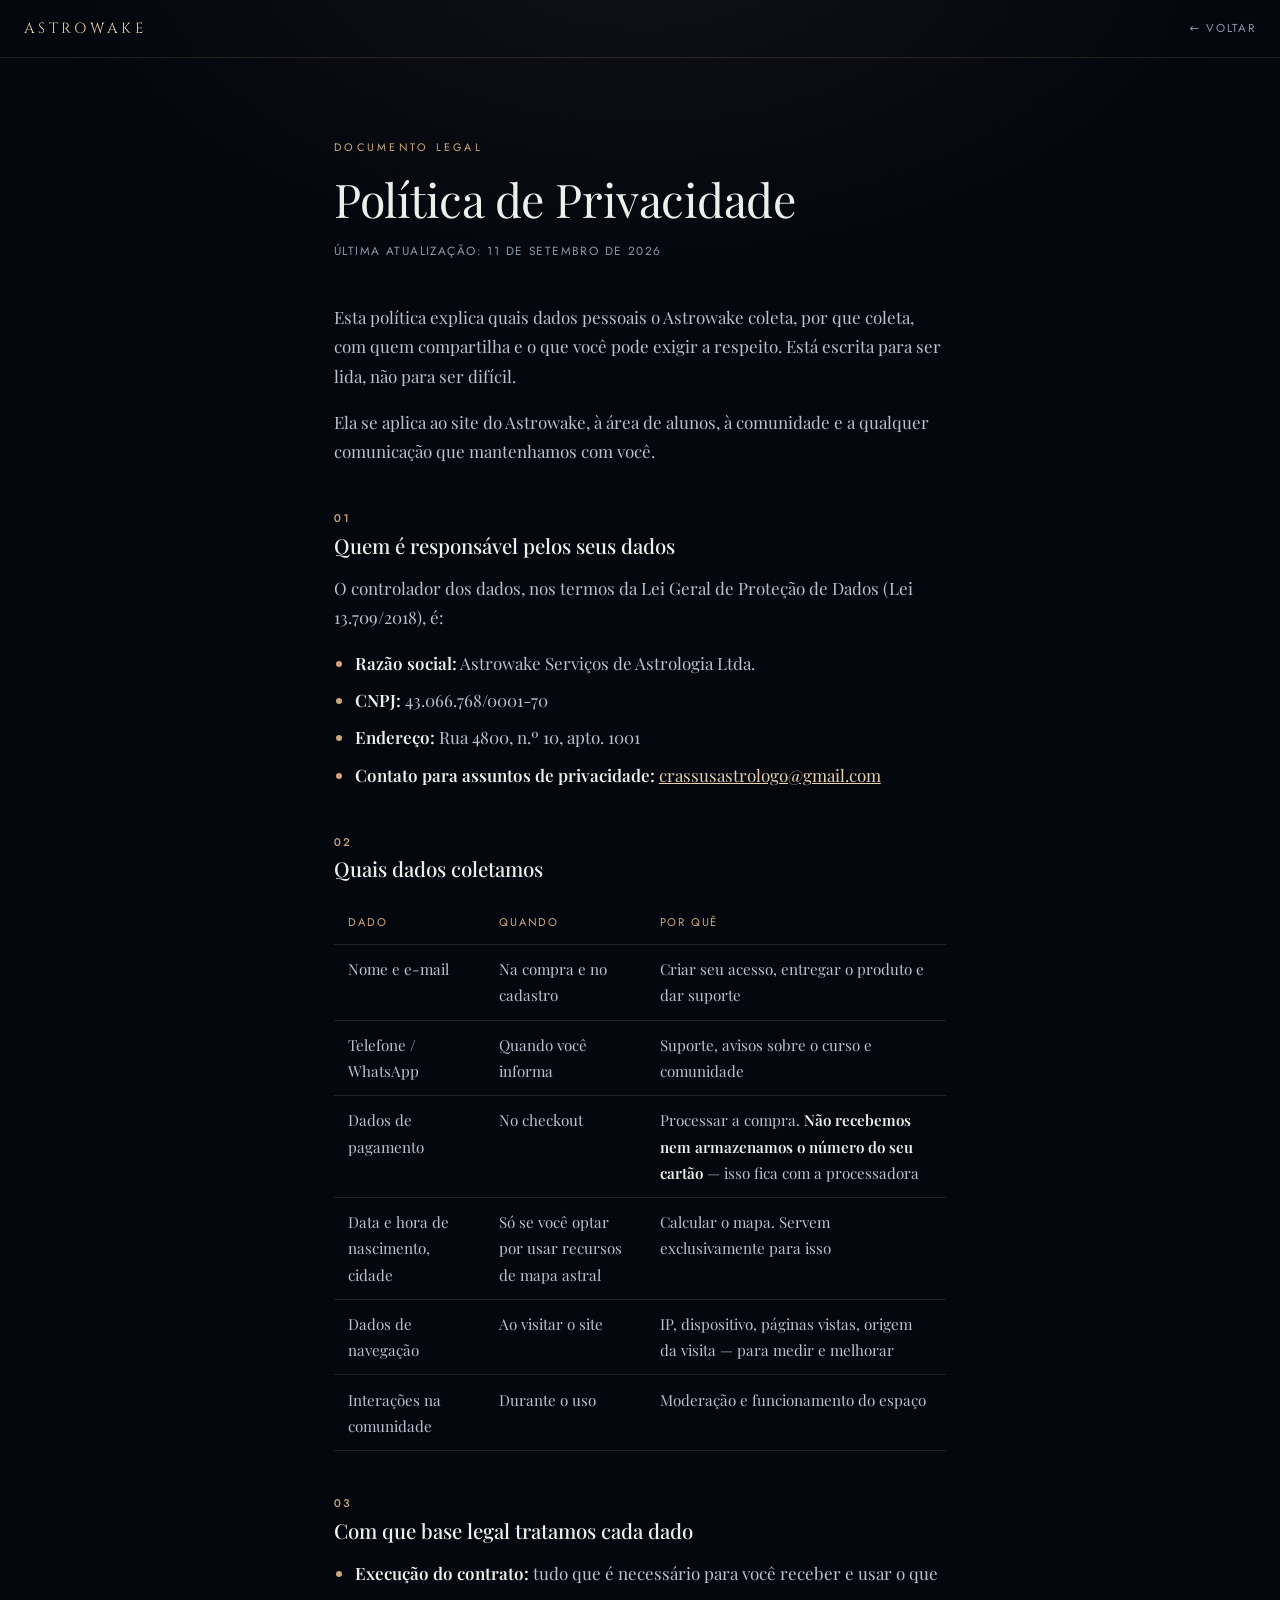
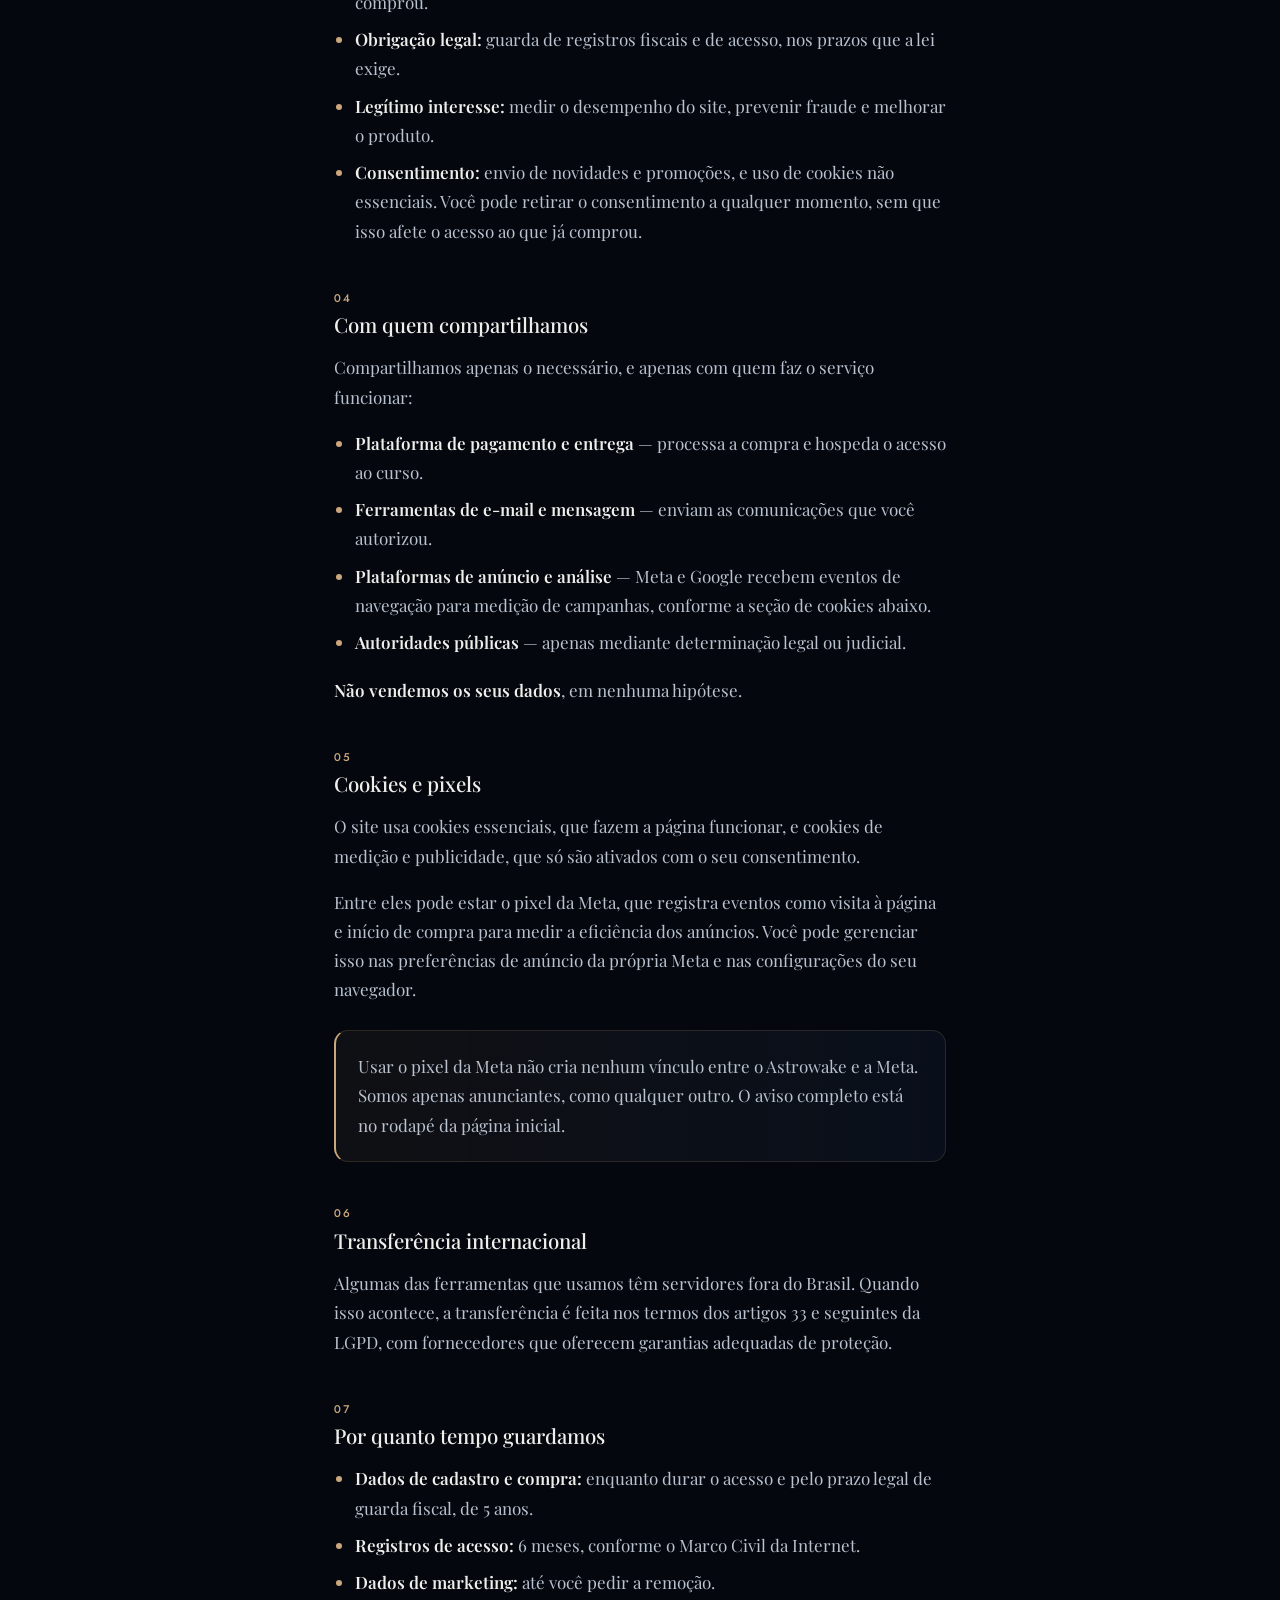
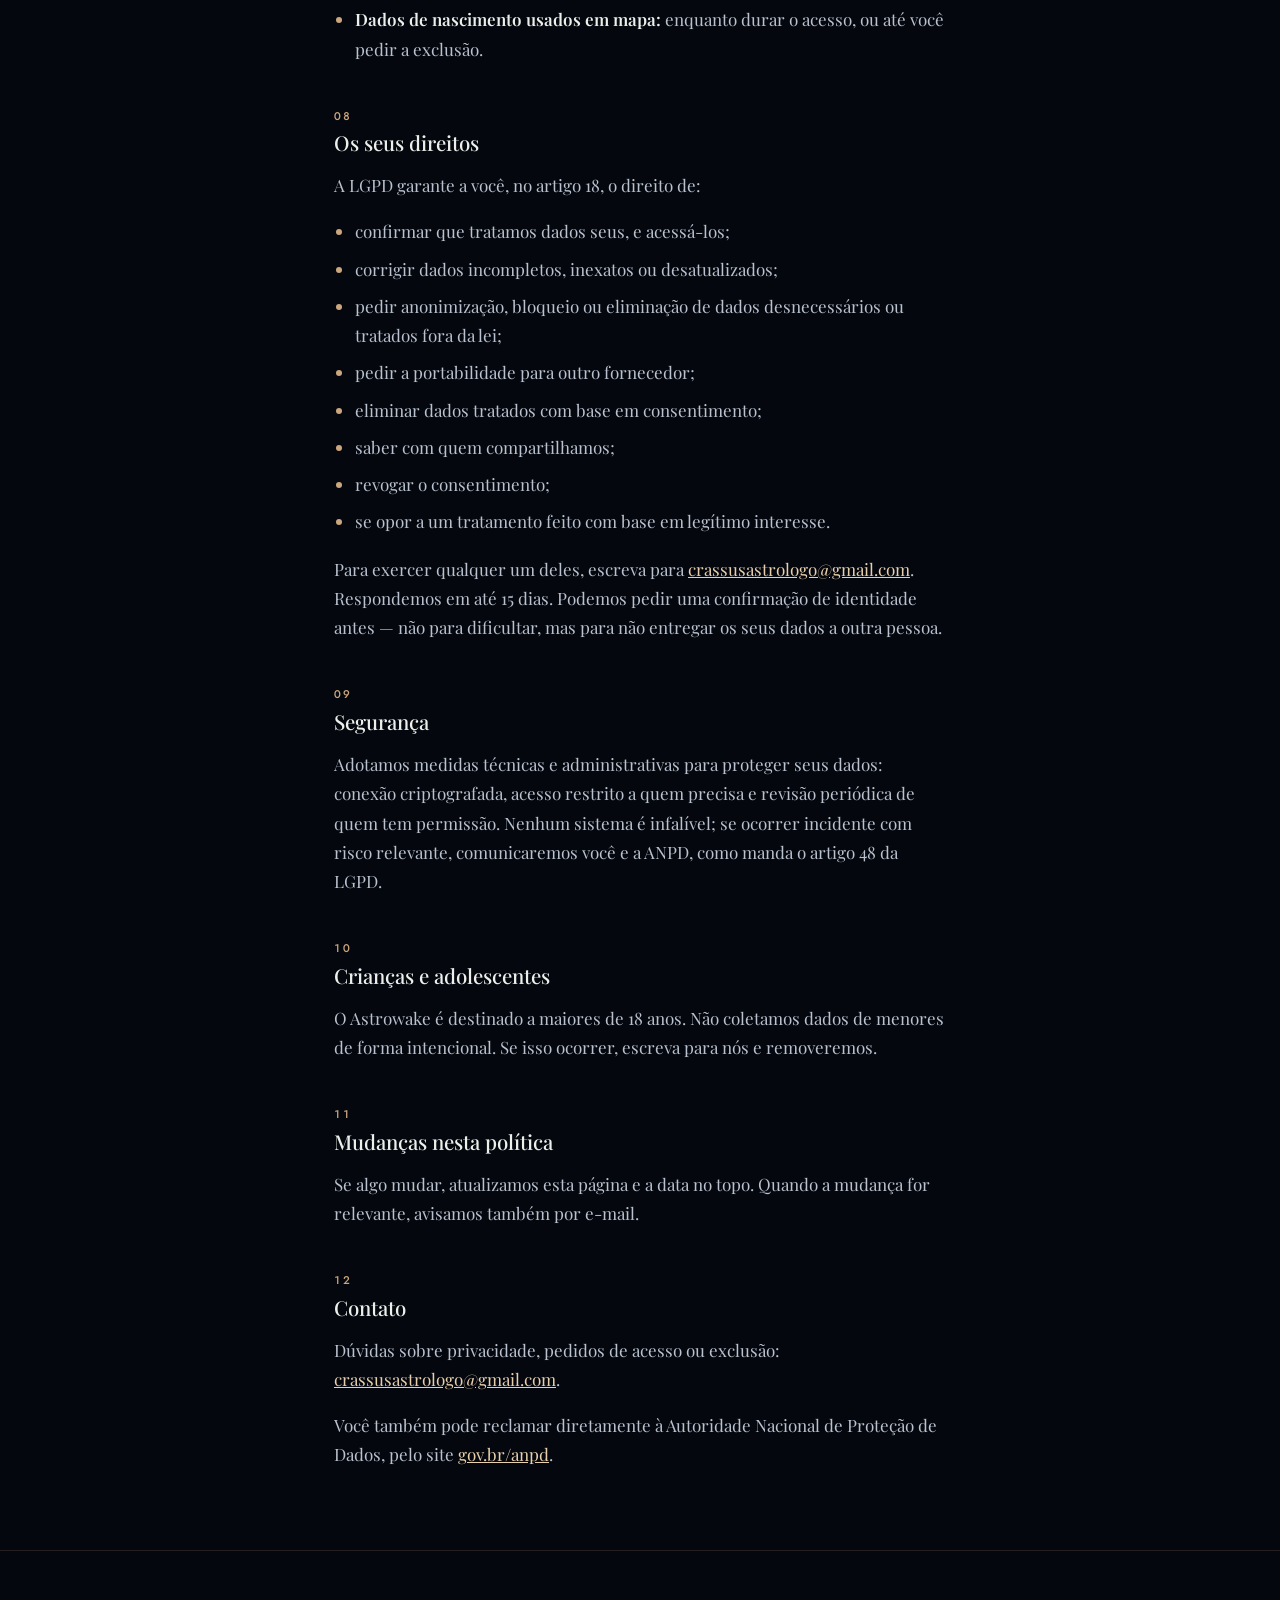
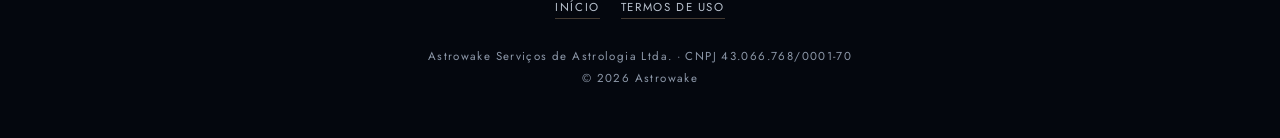
<file: politica-de-privacidade.html>
<!doctype html>
<html lang="pt-BR">
<head>
<meta charset="utf-8">
<meta name="viewport" content="width=device-width, initial-scale=1">
<title>Política de Privacidade — Astrowake</title>
<meta name="robots" content="noindex, follow">
<link rel="preconnect" href="https://fonts.googleapis.com">
<link rel="preconnect" href="https://fonts.gstatic.com" crossorigin>
<link rel="stylesheet" href="https://fonts.googleapis.com/css2?family=Playfair+Display:wght@400;500&family=Jost:wght@300;400;500&family=Cinzel:wght@400&display=swap">
<link rel="stylesheet" href="legal.css">
</head>
<body>

<header>
  <a class="marca" href="index.html">ASTROWAKE</a>
  <a class="voltar" href="index.html">← Voltar</a>
</header>

<main>
  <p class="rotulo">Documento legal</p>
  <h1>Política de Privacidade</h1>
  <p class="atualizado">Última atualização: 11 de setembro de 2026</p>

  <p>Esta política explica quais dados pessoais o Astrowake coleta, por que coleta,
  com quem compartilha e o que você pode exigir a respeito. Está escrita para ser
  lida, não para ser difícil.</p>

  <p>Ela se aplica ao site do Astrowake, à área de alunos, à comunidade e a qualquer
  comunicação que mantenhamos com você.</p>

  <h2>Quem é responsável pelos seus dados</h2>
  <p>O controlador dos dados, nos termos da Lei Geral de Proteção de Dados
  (Lei 13.709/2018), é:</p>
  <ul>
    <li><strong>Razão social:</strong> Astrowake Serviços de Astrologia Ltda.</li>
    <li><strong>CNPJ:</strong> 43.066.768/0001-70</li>
    <li><strong>Endereço:</strong> Rua 4800, n.º 10, apto. 1001</li>
    <li><strong>Contato para assuntos de privacidade:</strong>
        <a href="mailto:crassusastrologo@gmail.com">crassusastrologo@gmail.com</a></li>
  </ul>

  <h2>Quais dados coletamos</h2>
  <table class="tabela">
    <thead><tr><th>Dado</th><th>Quando</th><th>Por quê</th></tr></thead>
    <tbody>
      <tr><td>Nome e e-mail</td><td>Na compra e no cadastro</td><td>Criar seu acesso, entregar o produto e dar suporte</td></tr>
      <tr><td>Telefone / WhatsApp</td><td>Quando você informa</td><td>Suporte, avisos sobre o curso e comunidade</td></tr>
      <tr><td>Dados de pagamento</td><td>No checkout</td><td>Processar a compra. <strong>Não recebemos nem armazenamos o número do seu cartão</strong> — isso fica com a processadora</td></tr>
      <tr><td>Data e hora de nascimento, cidade</td><td>Só se você optar por usar recursos de mapa astral</td><td>Calcular o mapa. Servem exclusivamente para isso</td></tr>
      <tr><td>Dados de navegação</td><td>Ao visitar o site</td><td>IP, dispositivo, páginas vistas, origem da visita — para medir e melhorar</td></tr>
      <tr><td>Interações na comunidade</td><td>Durante o uso</td><td>Moderação e funcionamento do espaço</td></tr>
    </tbody>
  </table>

  <h2>Com que base legal tratamos cada dado</h2>
  <ul>
    <li><strong>Execução do contrato:</strong> tudo que é necessário para você receber e usar o que comprou.</li>
    <li><strong>Obrigação legal:</strong> guarda de registros fiscais e de acesso, nos prazos que a lei exige.</li>
    <li><strong>Legítimo interesse:</strong> medir o desempenho do site, prevenir fraude e melhorar o produto.</li>
    <li><strong>Consentimento:</strong> envio de novidades e promoções, e uso de cookies não essenciais. Você pode retirar o consentimento a qualquer momento, sem que isso afete o acesso ao que já comprou.</li>
  </ul>

  <h2>Com quem compartilhamos</h2>
  <p>Compartilhamos apenas o necessário, e apenas com quem faz o serviço funcionar:</p>
  <ul>
    <li><strong>Plataforma de pagamento e entrega</strong> — processa a compra e hospeda o acesso ao curso.</li>
    <li><strong>Ferramentas de e-mail e mensagem</strong> — enviam as comunicações que você autorizou.</li>
    <li><strong>Plataformas de anúncio e análise</strong> — Meta e Google recebem eventos de navegação para medição de campanhas, conforme a seção de cookies abaixo.</li>
    <li><strong>Autoridades públicas</strong> — apenas mediante determinação legal ou judicial.</li>
  </ul>
  <p><strong>Não vendemos os seus dados</strong>, em nenhuma hipótese.</p>

  <h2>Cookies e pixels</h2>
  <p>O site usa cookies essenciais, que fazem a página funcionar, e cookies de medição
  e publicidade, que só são ativados com o seu consentimento.</p>
  <p>Entre eles pode estar o pixel da Meta, que registra eventos como visita à página
  e início de compra para medir a eficiência dos anúncios. Você pode gerenciar isso
  nas preferências de anúncio da própria Meta e nas configurações do seu navegador.</p>
  <div class="destaque">
    <p>Usar o pixel da Meta não cria nenhum vínculo entre o Astrowake e a Meta.
    Somos apenas anunciantes, como qualquer outro. O aviso completo está no rodapé
    da página inicial.</p>
  </div>

  <h2>Transferência internacional</h2>
  <p>Algumas das ferramentas que usamos têm servidores fora do Brasil. Quando isso
  acontece, a transferência é feita nos termos dos artigos 33 e seguintes da LGPD,
  com fornecedores que oferecem garantias adequadas de proteção.</p>

  <h2>Por quanto tempo guardamos</h2>
  <ul>
    <li><strong>Dados de cadastro e compra:</strong> enquanto durar o acesso e pelo prazo legal de guarda fiscal, de 5 anos.</li>
    <li><strong>Registros de acesso:</strong> 6 meses, conforme o Marco Civil da Internet.</li>
    <li><strong>Dados de marketing:</strong> até você pedir a remoção.</li>
    <li><strong>Dados de nascimento usados em mapa:</strong> enquanto durar o acesso, ou até você pedir a exclusão.</li>
  </ul>

  <h2>Os seus direitos</h2>
  <p>A LGPD garante a você, no artigo 18, o direito de:</p>
  <ul>
    <li>confirmar que tratamos dados seus, e acessá-los;</li>
    <li>corrigir dados incompletos, inexatos ou desatualizados;</li>
    <li>pedir anonimização, bloqueio ou eliminação de dados desnecessários ou tratados fora da lei;</li>
    <li>pedir a portabilidade para outro fornecedor;</li>
    <li>eliminar dados tratados com base em consentimento;</li>
    <li>saber com quem compartilhamos;</li>
    <li>revogar o consentimento;</li>
    <li>se opor a um tratamento feito com base em legítimo interesse.</li>
  </ul>
  <p>Para exercer qualquer um deles, escreva para
  <a href="mailto:crassusastrologo@gmail.com">crassusastrologo@gmail.com</a>.
  Respondemos em até 15 dias. Podemos pedir uma confirmação de identidade antes —
  não para dificultar, mas para não entregar os seus dados a outra pessoa.</p>

  <h2>Segurança</h2>
  <p>Adotamos medidas técnicas e administrativas para proteger seus dados: conexão
  criptografada, acesso restrito a quem precisa e revisão periódica de quem tem
  permissão. Nenhum sistema é infalível; se ocorrer incidente com risco relevante,
  comunicaremos você e a ANPD, como manda o artigo 48 da LGPD.</p>

  <h2>Crianças e adolescentes</h2>
  <p>O Astrowake é destinado a maiores de 18 anos. Não coletamos dados de menores
  de forma intencional. Se isso ocorrer, escreva para nós e removeremos.</p>

  <h2>Mudanças nesta política</h2>
  <p>Se algo mudar, atualizamos esta página e a data no topo. Quando a mudança for
  relevante, avisamos também por e-mail.</p>

  <h2>Contato</h2>
  <p>Dúvidas sobre privacidade, pedidos de acesso ou exclusão:
  <a href="mailto:crassusastrologo@gmail.com">crassusastrologo@gmail.com</a>.</p>
  <p>Você também pode reclamar diretamente à Autoridade Nacional de Proteção de
  Dados, pelo site <a href="https://www.gov.br/anpd" rel="noopener">gov.br/anpd</a>.</p>
</main>

<footer>
  <ul class="legais">
    <li><a href="index.html">Início</a></li>
    <li><a href="termos-de-uso.html">Termos de Uso</a></li>
  </ul>
  <p>
    Astrowake Serviços de Astrologia Ltda. ·
    CNPJ 43.066.768/0001-70<br>
    © 2026 Astrowake
  </p>
</footer>

</body>
</html>
</file>
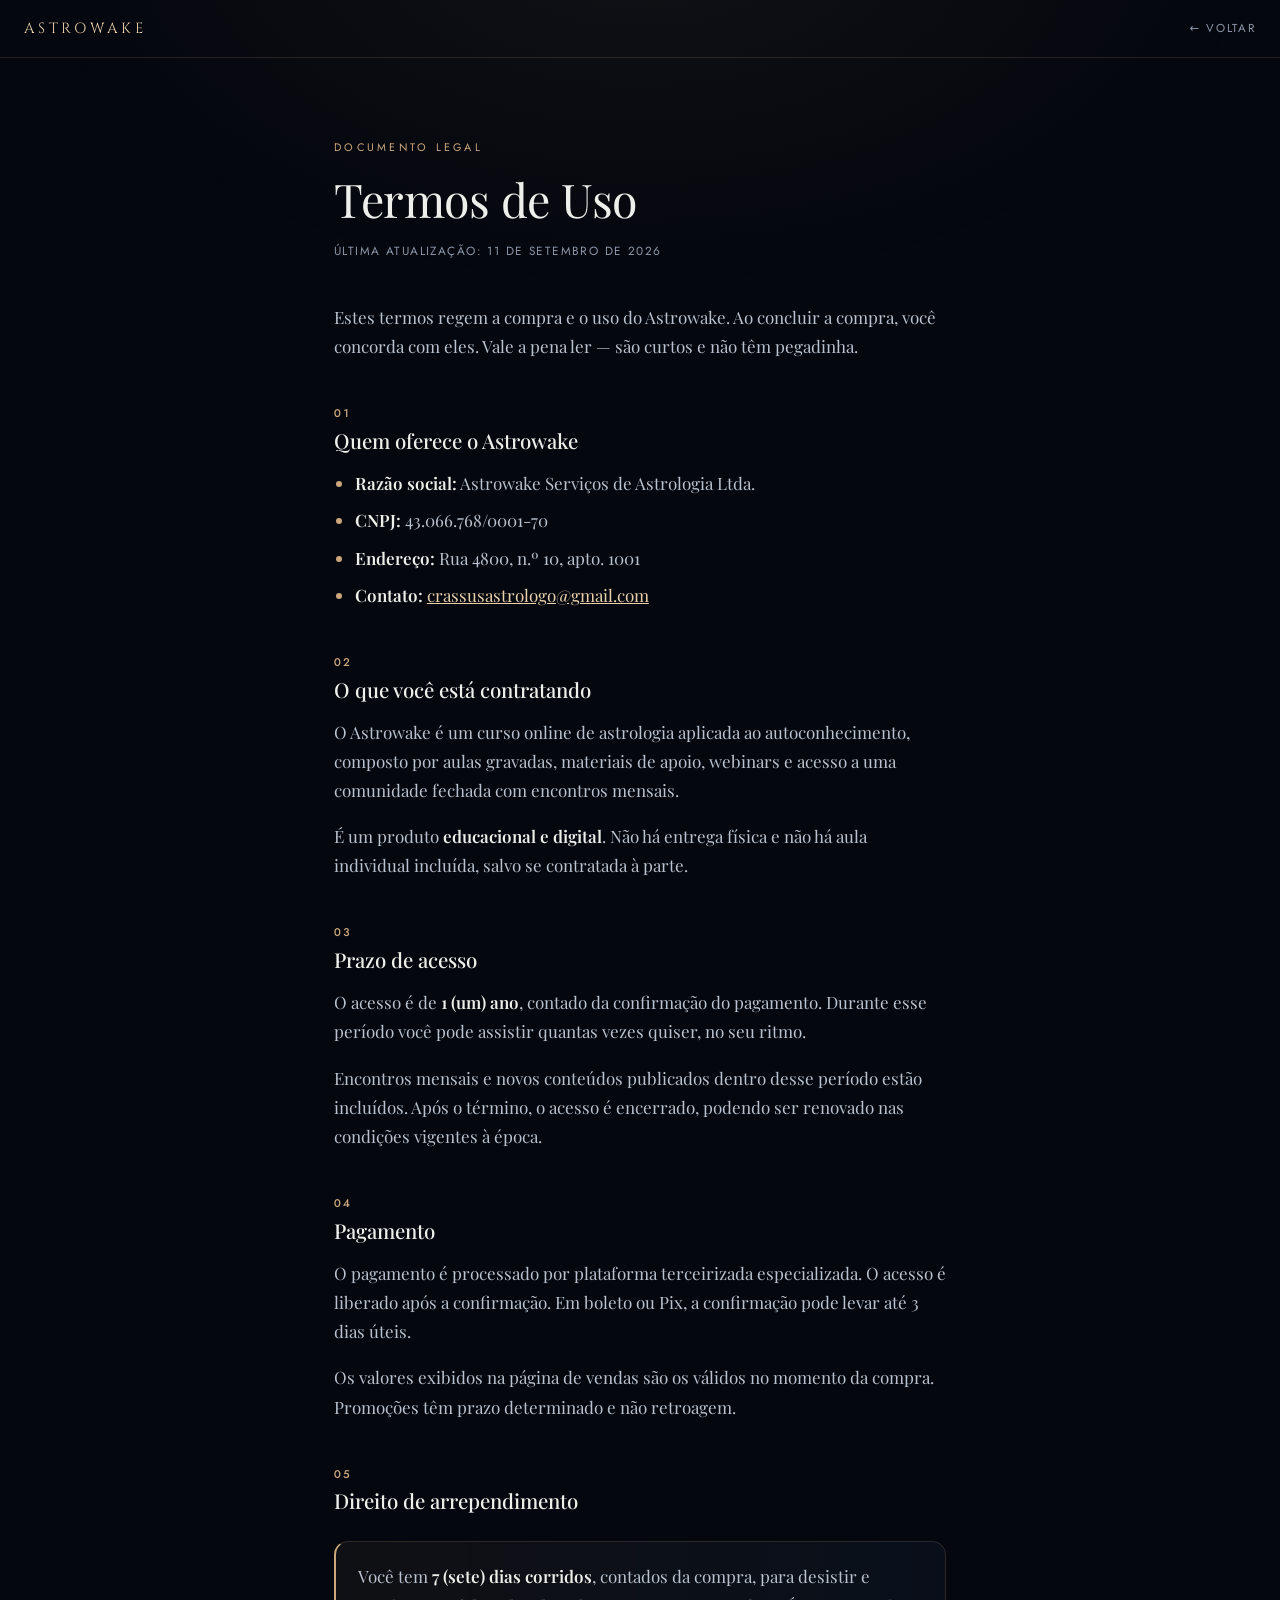
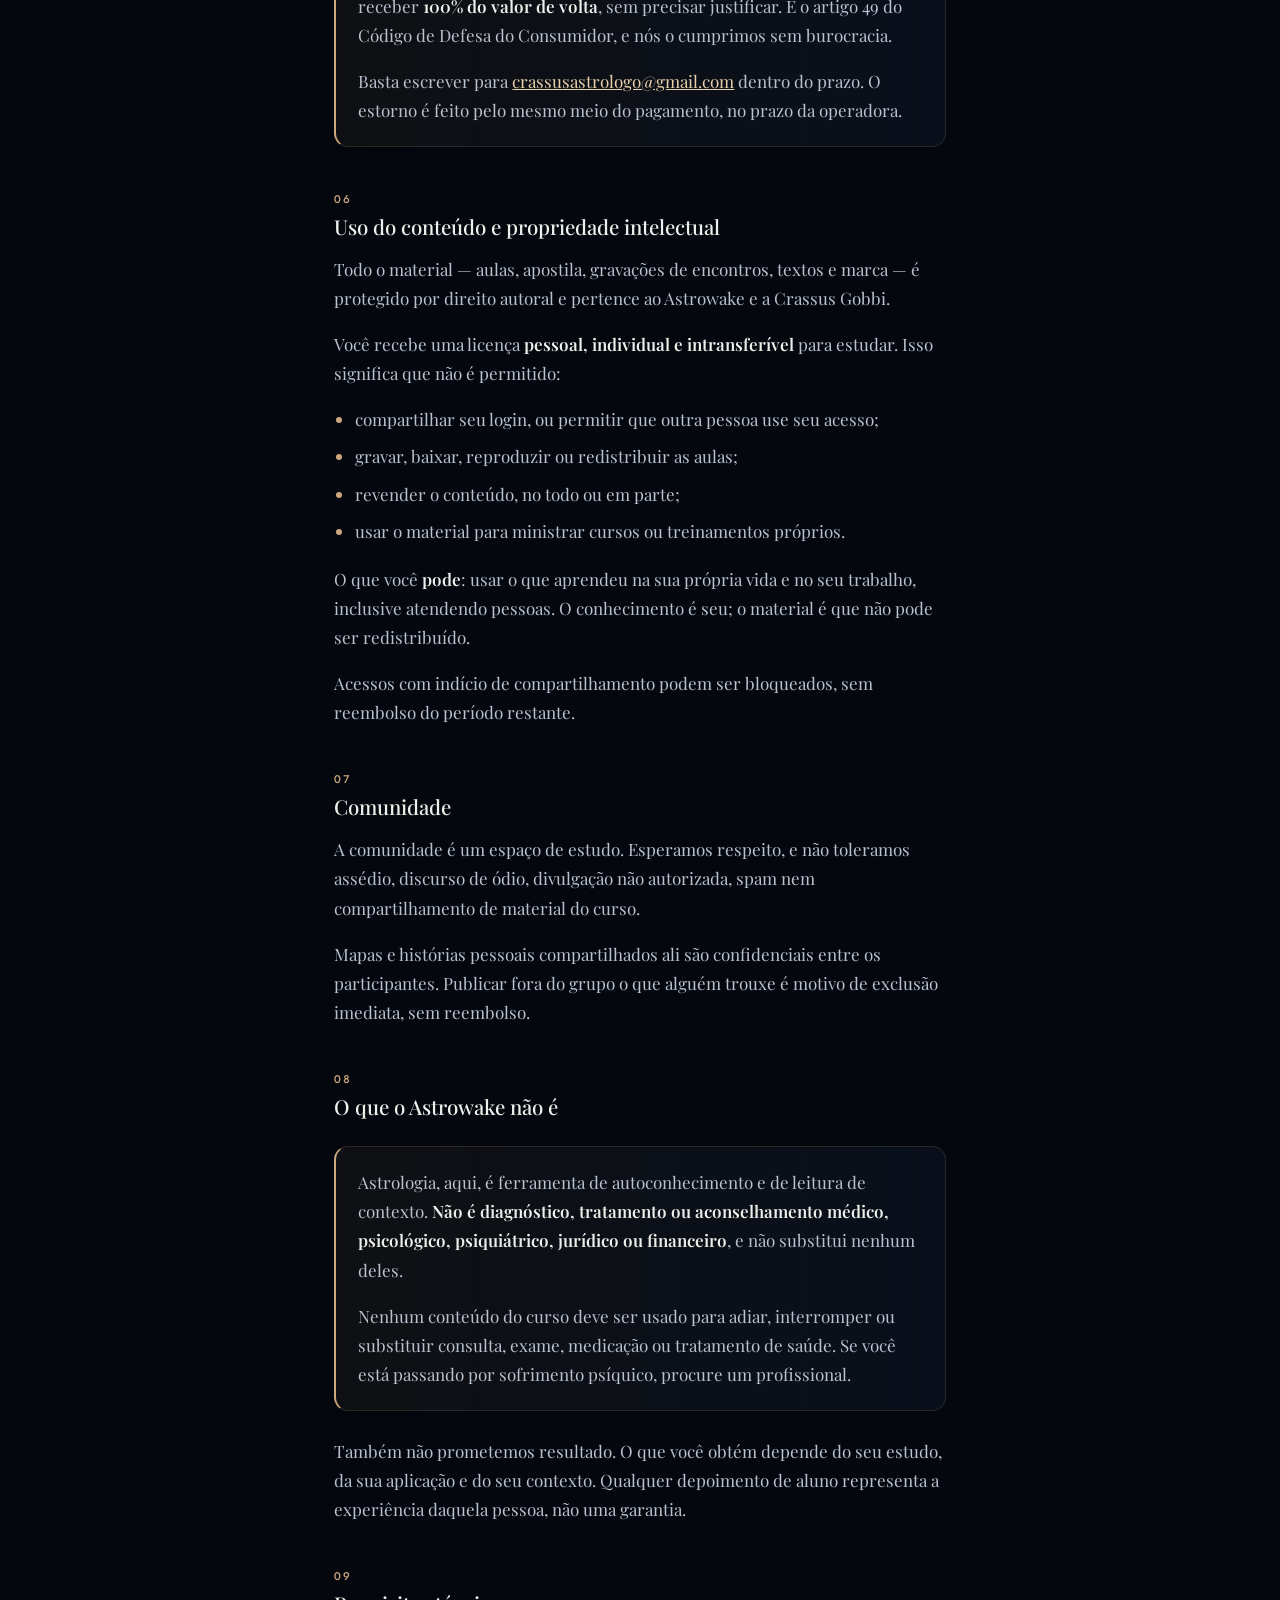
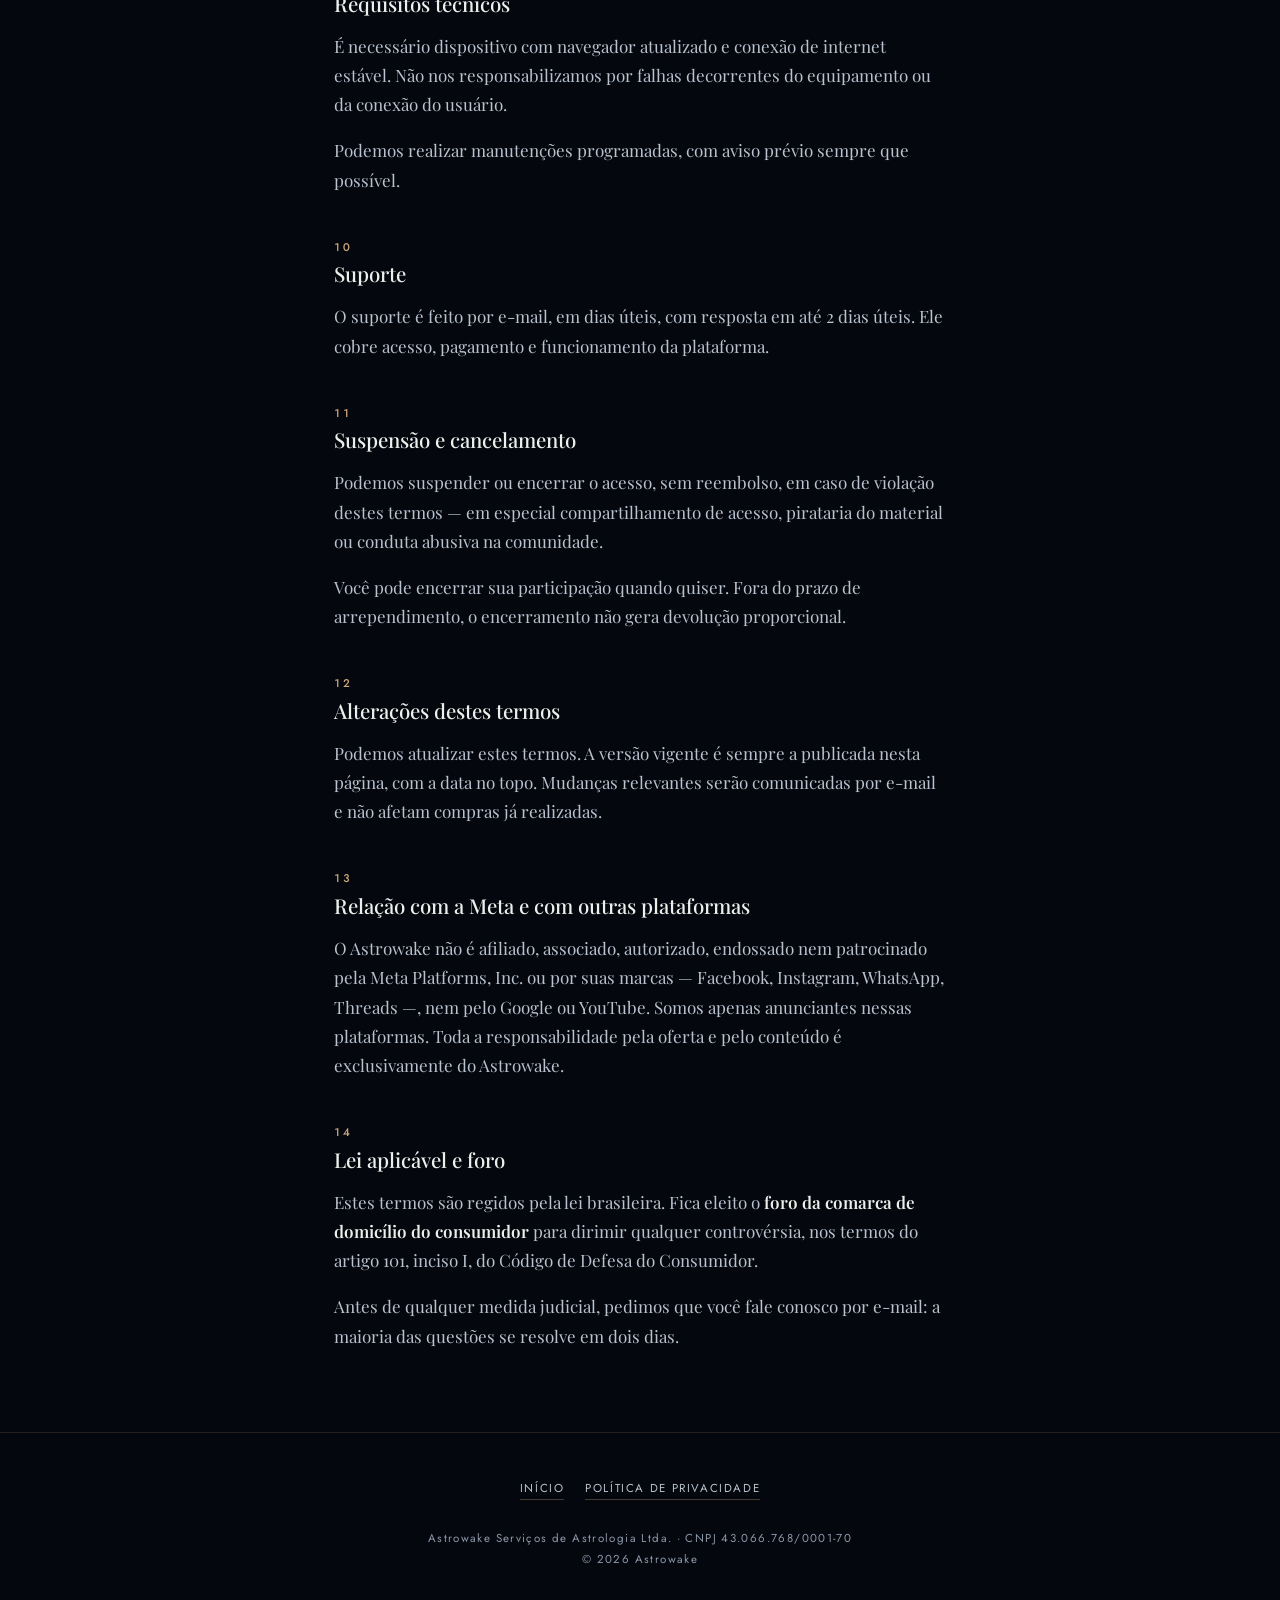
<file: termos-de-uso.html>
<!doctype html>
<html lang="pt-BR">
<head>
<meta charset="utf-8">
<meta name="viewport" content="width=device-width, initial-scale=1">
<title>Termos de Uso — Astrowake</title>
<meta name="robots" content="noindex, follow">
<link rel="preconnect" href="https://fonts.googleapis.com">
<link rel="preconnect" href="https://fonts.gstatic.com" crossorigin>
<link rel="stylesheet" href="https://fonts.googleapis.com/css2?family=Playfair+Display:wght@400;500&family=Jost:wght@300;400;500&family=Cinzel:wght@400&display=swap">
<link rel="stylesheet" href="legal.css">
</head>
<body>

<header>
  <a class="marca" href="index.html">ASTROWAKE</a>
  <a class="voltar" href="index.html">← Voltar</a>
</header>

<main>
  <p class="rotulo">Documento legal</p>
  <h1>Termos de Uso</h1>
  <p class="atualizado">Última atualização: 11 de setembro de 2026</p>

  <p>Estes termos regem a compra e o uso do Astrowake. Ao concluir a compra, você
  concorda com eles. Vale a pena ler — são curtos e não têm pegadinha.</p>

  <h2>Quem oferece o Astrowake</h2>
  <ul>
    <li><strong>Razão social:</strong> Astrowake Serviços de Astrologia Ltda.</li>
    <li><strong>CNPJ:</strong> 43.066.768/0001-70</li>
    <li><strong>Endereço:</strong> Rua 4800, n.º 10, apto. 1001</li>
    <li><strong>Contato:</strong> <a href="mailto:crassusastrologo@gmail.com">crassusastrologo@gmail.com</a></li>
  </ul>

  <h2>O que você está contratando</h2>
  <p>O Astrowake é um curso online de astrologia aplicada ao autoconhecimento,
  composto por aulas gravadas, materiais de apoio, webinars e acesso a uma
  comunidade fechada com encontros mensais.</p>
  <p>É um produto <strong>educacional e digital</strong>. Não há entrega física e não
  há aula individual incluída, salvo se contratada à parte.</p>

  <h2>Prazo de acesso</h2>
  <p>O acesso é de <strong>1 (um) ano</strong>, contado da confirmação do pagamento.
  Durante esse período você pode assistir quantas vezes quiser, no seu ritmo.</p>
  <p>Encontros mensais e novos conteúdos publicados dentro desse período estão
  incluídos. Após o término, o acesso é encerrado, podendo ser renovado nas
  condições vigentes à época.</p>

  <h2>Pagamento</h2>
  <p>O pagamento é processado por plataforma terceirizada especializada. O acesso é
  liberado após a confirmação. Em boleto ou Pix, a confirmação pode levar até
  3 dias úteis.</p>
  <p>Os valores exibidos na página de vendas são os válidos no momento da compra.
  Promoções têm prazo determinado e não retroagem.</p>

  <h2>Direito de arrependimento</h2>
  <div class="destaque">
    <p>Você tem <strong>7 (sete) dias corridos</strong>, contados da compra, para
    desistir e receber <strong>100% do valor de volta</strong>, sem precisar
    justificar. É o artigo 49 do Código de Defesa do Consumidor, e nós o cumprimos
    sem burocracia.</p>
    <p>Basta escrever para
    <a href="mailto:crassusastrologo@gmail.com">crassusastrologo@gmail.com</a> dentro do
    prazo. O estorno é feito pelo mesmo meio do pagamento, no prazo da operadora.</p>
  </div>

  <h2>Uso do conteúdo e propriedade intelectual</h2>
  <p>Todo o material — aulas, apostila, gravações de encontros, textos e marca — é
  protegido por direito autoral e pertence ao Astrowake e a Crassus Gobbi.</p>
  <p>Você recebe uma licença <strong>pessoal, individual e intransferível</strong>
  para estudar. Isso significa que não é permitido:</p>
  <ul>
    <li>compartilhar seu login, ou permitir que outra pessoa use seu acesso;</li>
    <li>gravar, baixar, reproduzir ou redistribuir as aulas;</li>
    <li>revender o conteúdo, no todo ou em parte;</li>
    <li>usar o material para ministrar cursos ou treinamentos próprios.</li>
  </ul>
  <p>O que você <strong>pode</strong>: usar o que aprendeu na sua própria vida e no
  seu trabalho, inclusive atendendo pessoas. O conhecimento é seu; o material é que
  não pode ser redistribuído.</p>
  <p>Acessos com indício de compartilhamento podem ser bloqueados, sem reembolso do
  período restante.</p>

  <h2>Comunidade</h2>
  <p>A comunidade é um espaço de estudo. Esperamos respeito, e não toleramos
  assédio, discurso de ódio, divulgação não autorizada, spam nem compartilhamento
  de material do curso.</p>
  <p>Mapas e histórias pessoais compartilhados ali são confidenciais entre os
  participantes. Publicar fora do grupo o que alguém trouxe é motivo de exclusão
  imediata, sem reembolso.</p>

  <h2>O que o Astrowake não é</h2>
  <div class="destaque">
    <p>Astrologia, aqui, é ferramenta de autoconhecimento e de leitura de contexto.
    <strong>Não é diagnóstico, tratamento ou aconselhamento médico, psicológico,
    psiquiátrico, jurídico ou financeiro</strong>, e não substitui nenhum deles.</p>
    <p>Nenhum conteúdo do curso deve ser usado para adiar, interromper ou
    substituir consulta, exame, medicação ou tratamento de saúde. Se você está
    passando por sofrimento psíquico, procure um profissional.</p>
  </div>
  <p>Também não prometemos resultado. O que você obtém depende do seu estudo, da
  sua aplicação e do seu contexto. Qualquer depoimento de aluno representa a
  experiência daquela pessoa, não uma garantia.</p>

  <h2>Requisitos técnicos</h2>
  <p>É necessário dispositivo com navegador atualizado e conexão de internet estável.
  Não nos responsabilizamos por falhas decorrentes do equipamento ou da conexão do
  usuário.</p>
  <p>Podemos realizar manutenções programadas, com aviso prévio sempre que possível.</p>

  <h2>Suporte</h2>
  <p>O suporte é feito por e-mail, em dias úteis, com resposta em até 2 dias úteis.
  Ele cobre acesso, pagamento e funcionamento da plataforma.</p>

  <h2>Suspensão e cancelamento</h2>
  <p>Podemos suspender ou encerrar o acesso, sem reembolso, em caso de violação
  destes termos — em especial compartilhamento de acesso, pirataria do material ou
  conduta abusiva na comunidade.</p>
  <p>Você pode encerrar sua participação quando quiser. Fora do prazo de
  arrependimento, o encerramento não gera devolução proporcional.</p>

  <h2>Alterações destes termos</h2>
  <p>Podemos atualizar estes termos. A versão vigente é sempre a publicada nesta
  página, com a data no topo. Mudanças relevantes serão comunicadas por e-mail e
  não afetam compras já realizadas.</p>

  <h2>Relação com a Meta e com outras plataformas</h2>
  <p>O Astrowake não é afiliado, associado, autorizado, endossado nem patrocinado
  pela Meta Platforms, Inc. ou por suas marcas — Facebook, Instagram, WhatsApp,
  Threads —, nem pelo Google ou YouTube. Somos apenas anunciantes nessas
  plataformas. Toda a responsabilidade pela oferta e pelo conteúdo é exclusivamente
  do Astrowake.</p>

  <h2>Lei aplicável e foro</h2>
  <p>Estes termos são regidos pela lei brasileira. Fica eleito o <strong>foro da
  comarca de domicílio do consumidor</strong> para dirimir qualquer controvérsia,
  nos termos do artigo 101, inciso I, do Código de Defesa do Consumidor.</p>
  <p>Antes de qualquer medida judicial, pedimos que você fale conosco por e-mail:
  a maioria das questões se resolve em dois dias.</p>
</main>

<footer>
  <ul class="legais">
    <li><a href="index.html">Início</a></li>
    <li><a href="politica-de-privacidade.html">Política de Privacidade</a></li>
  </ul>
  <p>
    Astrowake Serviços de Astrologia Ltda. ·
    CNPJ 43.066.768/0001-70<br>
    © 2026 Astrowake
  </p>
</footer>

</body>
</html>
</file>
<file: legal.css>
/* ============================================================
   Astrowake — folha das páginas legais.
   Mesmos tokens da página de vendas, sem o peso dela: documento
   jurídico é para ser LIDO, então a medida é curta, o corpo é
   maior e não há nenhuma animação no caminho.
   ============================================================ */
:root{
  --ceu:#04070e; --ceu-2:#070c16; --elevado:#101a2b;
  --linha:rgba(204,167,125,.16); --linha-forte:rgba(204,167,125,.32);
  --ouro:#cca77d; --ouro-claro:#e8d0ac;
  --texto:#ecefea; --texto-2:#b9c2ce; --texto-3:#8c97a8;
  --serif:"Playfair Display","Iowan Old Style",Georgia,serif;
  --sans:"Jost","Avenir Next","Segoe UI",system-ui,sans-serif;
  --logo:"Cinzel","Playfair Display",Georgia,serif;
  --r:14px;
}
*{box-sizing:border-box}
body{
  margin:0;background:var(--ceu);color:var(--texto-2);
  font-family:var(--serif);font-size:17px;line-height:1.72;
  -webkit-font-smoothing:antialiased;
}
body::before{
  content:"";position:fixed;inset:0;z-index:0;pointer-events:none;
  background:radial-gradient(900px 520px at 50% -8%,rgba(204,167,125,.07),transparent 70%);
}
header,main,footer{position:relative;z-index:1}

header{
  display:flex;align-items:center;justify-content:space-between;gap:1rem;
  padding:1rem 1.5rem;border-bottom:1px solid var(--linha);
}
.marca{
  font-family:var(--logo);font-size:.92rem;letter-spacing:.26em;
  color:var(--ouro-claro);text-decoration:none;
}
.voltar{
  font-family:var(--sans);font-size:.72rem;letter-spacing:.16em;
  text-transform:uppercase;color:var(--texto-3);text-decoration:none;
}
.voltar:hover{color:var(--ouro-claro)}
.voltar:focus-visible,.marca:focus-visible{outline:2px solid var(--ouro-claro);outline-offset:4px}

main{max-width:660px;margin:0 auto;padding:clamp(3rem,8vw,5rem) 1.5rem 4rem}
.rotulo{
  font-family:var(--sans);font-size:.68rem;letter-spacing:.3em;
  text-transform:uppercase;color:var(--ouro);margin:0 0 1rem;
}
h1{
  font-weight:400;font-size:clamp(2rem,6vw,2.9rem);line-height:1.16;
  color:var(--texto);margin:0 0 .9rem;text-wrap:balance;letter-spacing:-.01em;
}
.atualizado{
  font-family:var(--sans);font-size:.74rem;letter-spacing:.12em;
  text-transform:uppercase;color:var(--texto-3);margin:0 0 2.6rem;
}
h2{
  counter-increment:s;font-weight:500;font-size:1.28rem;line-height:1.3;
  color:var(--texto);margin:2.8rem 0 .9rem;text-wrap:balance;
}
h2::before{
  content:counter(s,decimal-leading-zero);
  font-family:var(--sans);font-size:.7rem;letter-spacing:.14em;
  color:var(--ouro);display:block;margin-bottom:.45rem;
  font-variant-numeric:tabular-nums;
}
main{counter-reset:s}
h3{font-weight:500;font-size:1.02rem;color:var(--texto);margin:1.6rem 0 .4rem}
p{margin:0 0 1.05rem}
a{color:var(--ouro-claro)}
strong{font-weight:600;color:var(--texto)}
ul,ol{margin:0 0 1.15rem;padding-left:1.3rem}
li{margin-bottom:.5rem}
li::marker{color:var(--ouro)}

/* dado que ainda precisa ser preenchido: visível, nunca disfarçado */
.pendente{
  font-family:var(--sans);font-size:.92em;
  color:var(--ouro-claro);background:rgba(204,167,125,.10);
  border:1px dashed var(--linha-forte);border-radius:6px;
  padding:.1em .45em;white-space:nowrap;
}
.destaque{
  padding:1.3rem 1.4rem;margin:1.6rem 0;border-radius:var(--r);
  border:1px solid var(--linha);border-left:2px solid var(--ouro);
  background:linear-gradient(90deg,rgba(204,167,125,.06),rgba(16,26,43,.45));
}
.destaque p:last-child{margin-bottom:0}
.tabela{
  width:100%;border-collapse:collapse;margin:1.2rem 0 1.6rem;
  font-size:.95rem;display:block;overflow-x:auto;
}
.tabela th,.tabela td{
  text-align:left;padding:.7rem .9rem;border-bottom:1px solid var(--linha);
  vertical-align:top;
}
.tabela th{
  font-family:var(--sans);font-weight:400;font-size:.7rem;
  letter-spacing:.16em;text-transform:uppercase;color:var(--ouro);
  white-space:nowrap;
}

footer{
  border-top:1px solid var(--linha);padding:2.4rem 1.5rem 3rem;text-align:center;
}
footer p{
  font-family:var(--sans);font-size:.72rem;letter-spacing:.12em;
  color:var(--texto-3);margin:.5rem 0 0;line-height:1.9;
}
footer .legais{
  display:flex;flex-wrap:wrap;justify-content:center;gap:.4rem 1.3rem;
  margin:0 0 1.2rem;padding:0;list-style:none;
}
footer .legais a{
  font-family:var(--sans);font-size:.72rem;letter-spacing:.14em;
  text-transform:uppercase;color:var(--texto-2);text-decoration:none;
  border-bottom:1px solid var(--linha-forte);padding-bottom:.18rem;
}
footer .legais a:hover{color:var(--ouro-claro)}
</file>
